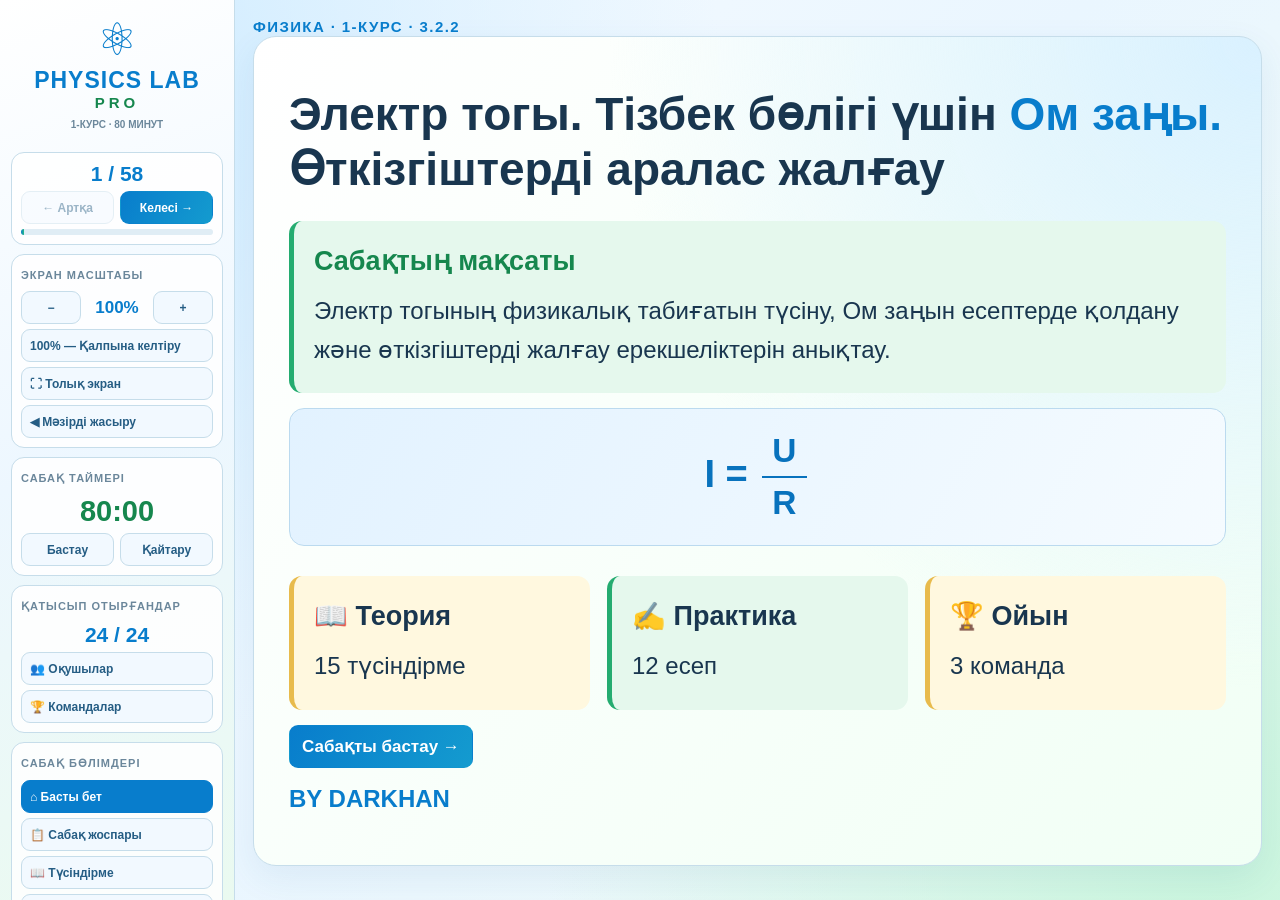
<file: fiz1/index.html>
<!DOCTYPE html>
<html lang="kk">
<head>
  <meta charset="UTF-8">
  <meta name="viewport" content="width=device-width, initial-scale=1">
  <title>PHYSICS LAB PRO — 3.2.2</title>
  <link rel="stylesheet" href="style.css">
</head>
<body>

<button id="menuToggle" onclick="toggleMenu()" title="Мәзір">☰</button>

<div id="app" class="app">

  <aside class="sidebar" id="sidebar">

    <div class="brand">
      <div class="logo">⚛</div>
      <h2>PHYSICS LAB</h2>
      <strong>PRO</strong>
      <small>1-КУРС · 80 МИНУТ</small>
    </div>

    <div class="panel">
      <div id="pageCount" class="counter">1 / 58</div>

      <div class="row">
        <button id="prev" onclick="go(-1)">← Артқа</button>
        <button id="next" class="primary" onclick="go(1)">Келесі →</button>
      </div>

      <div class="progress">
        <div id="progressFill"></div>
      </div>
    </div>

    <div class="panel">
      <div class="label">ЭКРАН МАСШТАБЫ</div>

      <div class="row">
        <button onclick="changeScale(-25)">−</button>
        <strong id="scaleLabel" class="scale-label">100%</strong>
        <button onclick="changeScale(25)">+</button>
      </div>

      <button onclick="resetScale()">100% — Қалпына келтіру</button>
      <button onclick="fullscreen()">⛶ Толық экран</button>
      <button onclick="toggleMenu()">◀ Мәзірді жасыру</button>
    </div>

    <div class="panel">
      <div class="label">САБАҚ ТАЙМЕРІ</div>
      <strong class="timer" id="timer">80:00</strong>

      <div class="row">
        <button id="timerButton" onclick="toggleTimer()">Бастау</button>
        <button onclick="resetTimer()">Қайтару</button>
      </div>
    </div>

    <div class="panel">
      <div class="label">ҚАТЫСЫП ОТЫРҒАНДАР</div>
      <strong class="counter" id="attendanceCount">24 / 24</strong>

      <button onclick="openPanel('attendancePanel')">👥 Оқушылар</button>
      <button onclick="openPanel('teamsPanel')">🏆 Командалар</button>
    </div>

    <div class="panel">
      <div class="label">САБАҚ БӨЛІМДЕРІ</div>
      <nav id="lessonMenu"></nav>
    </div>

    <div class="panel">
      <div class="label">ҚҰРАЛДАР</div>

      <button class="green-button" onclick="openBoard()">
        ✎ Интерактивті тақта
      </button>

      <button onclick="openPanel('mathPanel')">
        🧮 Математика
      </button>

      <button onclick="openPanel('physicsPanel')">
        ⚙ Физика
      </button>

      <button onclick="readPage()">🔊 Мәтінді оқу</button>
      <button onclick="stopReading()">■ Тоқтату</button>
    </div>

    <div class="clock">
      <small>АЛМАТЫ · UTC+5</small>
      <strong id="clock">00:00:00</strong>
      <small id="date"></small>
    </div>

    <div class="author">BY DARKHAN</div>

  </aside>

  <main id="screen" class="screen">
    <div id="stage"></div>
  </main>

</div>

<!-- ОҚУШЫЛАР -->

<section id="attendancePanel" class="floating wide hidden">

  <div class="window-title">
    <strong>👥 Оқушылар</strong>
    <button onclick="closePanel('attendancePanel')">✕</button>
  </div>

  <p>Сабаққа келген оқушыларды белгілеңіз.</p>

  <div class="row">
    <button onclick="markAll(true)">Барлығы бар</button>
    <button onclick="markAll(false)">Барлығы жоқ</button>
  </div>

  <div id="students"></div>

  <div class="row">
    <input id="studentName" placeholder="Оқушының аты">
    <button onclick="addStudent()">Қосу</button>
  </div>

  <button class="primary full" onclick="shuffleTeams(true)">
    🎲 Автоматты 3 топқа бөлу
  </button>

</section>

<!-- КОМАНДАЛАР -->

<section id="teamsPanel" class="floating wide hidden">

  <div class="window-title">
    <strong>🏆 Командалар</strong>
    <button onclick="closePanel('teamsPanel')">✕</button>
  </div>

  <div id="teams"></div>

  <button class="primary full" onclick="shuffleTeams(true)">
    Қайта бөлу
  </button>

</section>

<!-- МИНИ МАТЕМАТИКАЛЫҚ КАЛЬКУЛЯТОР -->

<section id="mathPanel" class="floating mini hidden">

  <div class="window-title">
    <strong>🧮 Математика</strong>
    <button onclick="closePanel('mathPanel')">✕</button>
  </div>

  <input id="mathDisplay" readonly placeholder="0">

  <div id="mathKeys" class="math-keys"></div>

  <div id="mathResult" class="result">0</div>

</section>

<!-- МИНИ ФИЗИКАЛЫҚ КАЛЬКУЛЯТОР -->

<section id="physicsPanel" class="floating mini hidden">

  <div class="window-title">
    <strong>⚙ Физика</strong>
    <button onclick="closePanel('physicsPanel')">✕</button>
  </div>

  <label>Формула</label>
  <select id="physicsFormula" onchange="selectFormula()"></select>

  <label>Табу керек</label>
  <select id="physicsUnknown" onchange="physicsInputs()"></select>

  <div id="physicsInputs"></div>

  <button class="primary full" onclick="calculatePhysics()">
    Есептеу
  </button>

  <div id="physicsResult" class="result">Нәтиже</div>

</section>

<!-- ИНТЕРАКТИВТІ ТАҚТА -->

<section id="board" class="board hidden">

  <header class="board-header">
    <strong>✎ PHYSICS WHITEBOARD</strong>

    <button onclick="closeBoard()">
      ✕ Сабаққа қайту
    </button>
  </header>

  <aside class="board-tools">

    <div class="label">ТҮСТЕР</div>

    <div class="colors">
      <button style="--c:#172b42" onclick="setColor('#172b42')"></button>
      <button style="--c:#087dcc" onclick="setColor('#087dcc')"></button>
      <button style="--c:#e53945" onclick="setColor('#e53945')"></button>
      <button style="--c:#16a05c" onclick="setColor('#16a05c')"></button>
      <button style="--c:#edb527" onclick="setColor('#edb527')"></button>
      <button style="--c:#8b45db" onclick="setColor('#8b45db')"></button>
    </div>

    <input type="color" id="inkColor" value="#172b42"
      oninput="setColor(this.value)">

    <label>
      Қалыңдығы: <b id="penValue">5</b>
    </label>

    <input type="range" min="1" max="50" value="5"
      oninput="setSize(this.value)">

    <div class="label">ҚҰРАЛДАР</div>

    <button data-tool="hand" onclick="setTool('hand')">✋ Жылжыту</button>
    <button data-tool="pen" onclick="setTool('pen')">✎ Қалам</button>
    <button data-tool="marker" onclick="setTool('marker')">🖍 Маркер</button>
    <button data-tool="eraser" onclick="setTool('eraser')">◯ Өшіргіш</button>
    <button data-tool="text" onclick="setTool('text')">T Мәтін</button>

    <div class="label">ФИГУРАЛАР</div>

    <div class="shape-grid">
      <button data-tool="line" onclick="setTool('line')">╱</button>
      <button data-tool="arrow" onclick="setTool('arrow')">➜</button>
      <button data-tool="rect" onclick="setTool('rect')">▭</button>
      <button data-tool="circle" onclick="setTool('circle')">◯</button>
      <button data-tool="triangle" onclick="setTool('triangle')">△</button>
      <button onclick="toggleGrid()">▦</button>
    </div>

    <div class="label">БЕТТЕР</div>

    <div class="row">
      <button onclick="boardPage(-1)">◀</button>
      <b id="boardCount">1 / 1</b>
      <button onclick="boardPage(1)">▶</button>
    </div>

    <button onclick="newBoardPage()">+ Жаңа бет</button>
    <button onclick="deleteBoardPage()">Бетті өшіру</button>

    <div class="label">ТАҚТА МАСШТАБЫ</div>

    <div class="row">
      <button onclick="boardScale(-25)">−</button>
      <strong id="boardZoom">100%</strong>
      <button onclick="boardScale(25)">+</button>
    </div>

    <button onclick="resetBoardScale()">100% — Қайтару</button>

    <div class="row">
      <button onclick="undoBoard()">↶</button>
      <button onclick="redoBoard()">↷</button>
    </div>

    <button onclick="clearBoard()">Тазалау</button>

    <button onclick="document.getElementById('imageInput').click()">
      + Сурет қосу
    </button>

    <input type="file" id="imageInput" accept="image/*"
      class="hidden" onchange="importImage(event)">

    <button class="primary" onclick="saveBoard()">↓ PNG сақтау</button>

    <button onclick="openPanel('mathPanel')">🧮 Математика</button>
    <button onclick="openPanel('physicsPanel')">⚙ Физика</button>

  </aside>

  <div id="boardViewport" class="board-viewport">

    <div id="paper" class="paper">
      <canvas id="canvas" width="1600" height="900"></canvas>
      <div id="eraserCursor" class="eraser-cursor hidden"></div>
    </div>

  </div>

</section>

<script src="script.js"></script>
</body>
</html>
</file>
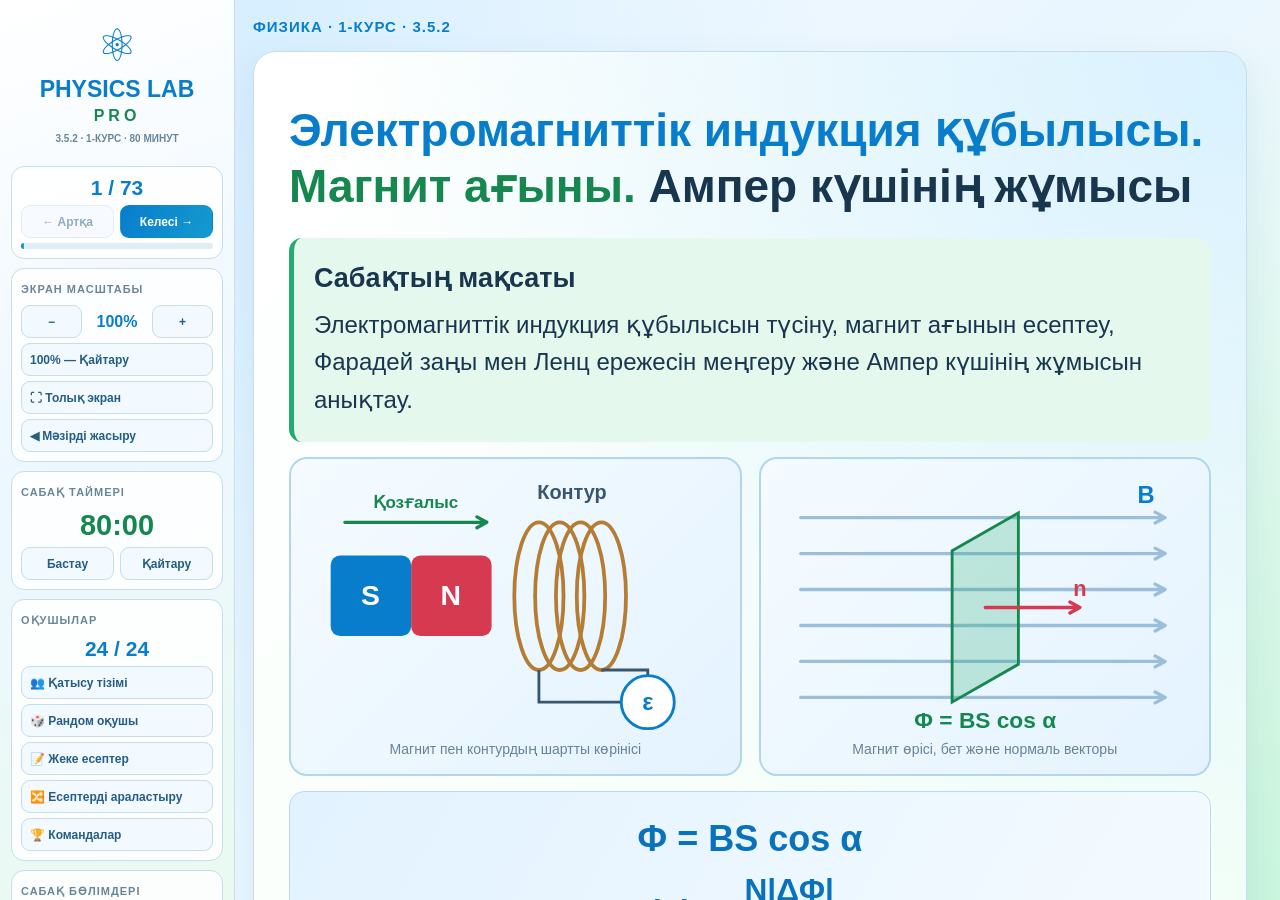
<file: fiz10/index.html>
<!DOCTYPE html>
<html lang="kk">
<head>
  <meta charset="UTF-8">
  <meta name="viewport" content="width=device-width, initial-scale=1">
  <title>PHYSICS LAB PRO — 3.5.2</title>
  <link rel="stylesheet" href="style.css">
</head>
<body>

<button id="menuToggle" onclick="toggleMenu()">☰</button>

<div id="app">
  <aside class="sidebar">
    <header class="brand">
      <div class="logo">⚛</div>
      <h2>PHYSICS LAB</h2>
      <b>PRO</b>
      <small>3.5.2 · 1-КУРС · 80 МИНУТ</small>
    </header>

    <section class="panel">
      <b id="pageCount" class="counter"></b>
      <div class="row">
        <button id="prev" onclick="go(-1)">← Артқа</button>
        <button id="next" class="primary" onclick="go(1)">Келесі →</button>
      </div>
      <div class="progress"><div id="progress"></div></div>
    </section>

    <section class="panel">
      <label>ЭКРАН МАСШТАБЫ</label>
      <div class="row">
        <button onclick="zoom(-25)">−</button>
        <b id="scale">100%</b>
        <button onclick="zoom(25)">+</button>
      </div>
      <button onclick="zoom(0)">100% — Қайтару</button>
      <button onclick="fullscreen()">⛶ Толық экран</button>
      <button onclick="toggleMenu()">◀ Мәзірді жасыру</button>
    </section>

    <section class="panel">
      <label>САБАҚ ТАЙМЕРІ</label>
      <b id="timer">80:00</b>
      <div class="row">
        <button id="timerBtn" onclick="toggleTimer()">Бастау</button>
        <button onclick="resetTimer()">Қайтару</button>
      </div>
    </section>

    <section class="panel">
      <label>ОҚУШЫЛАР</label>
      <b id="attendanceCount" class="counter"></b>
      <button onclick="openPanel('attendance')">👥 Қатысу тізімі</button>
      <button onclick="randomStudent()">🎲 Рандом оқушы</button>
      <button onclick="openPanel('taskPanel')">📝 Жеке есептер</button>
      <button onclick="reshuffle()">🔀 Есептерді араластыру</button>
      <button onclick="openPanel('teamPanel')">🏆 Командалар</button>
    </section>

    <section class="panel">
      <label>САБАҚ БӨЛІМДЕРІ</label>
      <nav id="menu"></nav>
    </section>

    <section class="panel">
      <label>ҚҰРАЛДАР</label>
      <button class="greenBtn" onclick="openBoard()">✎ Интерактивті тақта</button>
      <button onclick="openPanel('mathPanel')">🧮 Математика</button>
      <button onclick="openPanel('physicsPanel')">⚙ Физика</button>
      <button onclick="readPage()">🔊 Дауыстап оқу</button>
      <button onclick="stopReading()">■ Тоқтату</button>
    </section>

    <div class="clock">
      <small>АЛМАТЫ · UTC+5</small>
      <strong id="clock">00:00:00</strong>
      <small id="date"></small>
    </div>

    <footer>BY DARKHAN</footer>
  </aside>

  <main id="screen">
    <div id="stage"></div>
  </main>
</div>

<!-- ҚАТЫСУ ТІЗІМІ -->
<section id="attendance" class="floating wide hidden">
  <header class="handle">
    <b>Қатысу тізімі</b>
    <button onclick="closePanel('attendance')">✕</button>
  </header>
  <p>Келмеген оқушылардың белгісін алып тастаңыз.</p>
  <div class="row">
    <button onclick="markAll(true)">Барлығы бар</button>
    <button onclick="markAll(false)">Барлығы жоқ</button>
  </div>
  <div id="students"></div>
  <button class="primary full" onclick="saveAttendance()">Сақтау</button>
</section>

<!-- ЖЕКЕ ЕСЕПТЕР -->
<section id="taskPanel" class="floating wide hidden">
  <header class="handle">
    <b>Жеке есептер</b>
    <button onclick="closePanel('taskPanel')">✕</button>
  </header>
  <p id="taskCount"></p>
  <div id="taskList"></div>
  <button class="primary full" onclick="reshuffle()">Қайта араластыру</button>
</section>

<!-- РАНДОМ ОҚУШЫ -->
<section id="randomPanel" class="floating hidden">
  <header class="handle">
    <b>🎲 Рандом таңдау</b>
    <button onclick="closePanel('randomPanel')">✕</button>
  </header>
  <div id="randomName"></div>
  <button class="primary full" onclick="openRandomTask()">Есебін ашу</button>
  <button class="full" onclick="randomStudent()">Келесі оқушы</button>
</section>

<!-- КОМАНДАЛАР -->
<section id="teamPanel" class="floating wide hidden">
  <header class="handle">
    <b>3 команда</b>
    <button onclick="closePanel('teamPanel')">✕</button>
  </header>
  <div id="teams"></div>
  <button class="primary full" onclick="makeTeams(true)">Қайта бөлу</button>
</section>

<!-- МАТЕМАТИКАЛЫҚ КАЛЬКУЛЯТОР -->
<section id="mathPanel" class="floating mini hidden">
  <header class="handle">
    <b>МАТЕМАТИКА</b>
    <button onclick="closePanel('mathPanel')">✕</button>
  </header>
  <input id="mathDisplay" readonly placeholder="0">
  <div id="mathKeys"></div>
  <div id="mathResult" class="result">0</div>
</section>

<!-- ФИЗИКАЛЫҚ КАЛЬКУЛЯТОР -->
<section id="physicsPanel" class="floating mini hidden">
  <header class="handle">
    <b>ФИЗИКА</b>
    <button onclick="closePanel('physicsPanel')">✕</button>
  </header>
  <label>Формула</label>
  <select id="physicsFormula" onchange="selectFormula()"></select>
  <label>Табу керек</label>
  <select id="physicsUnknown" onchange="physicsInputs()"></select>
  <div id="physicsInputs"></div>
  <button class="primary full" onclick="calculatePhysics()">Есептеу</button>
  <div id="physicsResult" class="result">Нәтиже</div>
</section>

<!-- ИНТЕРАКТИВТІ ТАҚТА -->
<section id="board" class="hidden">
  <header class="boardHeader">
    <b>PHYSICS WHITEBOARD PRO</b>
    <button onclick="closeBoard()">✕ Сабаққа қайту</button>
  </header>

  <aside class="boardTools">
    <label>ТҮСТЕР</label>
    <div class="colors">
      <button style="--c:#19364f" onclick="color('#19364f')"></button>
      <button style="--c:#087dcc" onclick="color('#087dcc')"></button>
      <button style="--c:#df304b" onclick="color('#df304b')"></button>
      <button style="--c:#16874e" onclick="color('#16874e')"></button>
      <button style="--c:#e9b52c" onclick="color('#e9b52c')"></button>
      <button style="--c:#8b45db" onclick="color('#8b45db')"></button>
    </div>

    <input id="ink" type="color" value="#19364f" oninput="color(this.value)">

    <label>ҚАЛЫҢДЫҒЫ</label>
    <input id="penSize" type="range" min="1" max="50" value="5">

    <label>ЖАЗУ ҚҰРАЛДАРЫ</label>
    <button data-tool="pen" onclick="setTool('pen')">✎ Қалам</button>
    <button data-tool="marker" onclick="setTool('marker')">Маркер</button>
    <button data-tool="eraser" onclick="setTool('eraser')">Өшіргіш</button>
    <button data-tool="text" onclick="setTool('text')">T Мәтін</button>
    <button data-tool="hand" onclick="setTool('hand')">✋ Жылжыту</button>

    <label>ФИГУРАЛАР</label>
    <div class="shapes">
      <button data-tool="line" onclick="setTool('line')">╱</button>
      <button data-tool="arrow" onclick="setTool('arrow')">➜</button>
      <button data-tool="rect" onclick="setTool('rect')">▭</button>
      <button data-tool="circle" onclick="setTool('circle')">◯</button>
      <button data-tool="triangle" onclick="setTool('triangle')">△</button>
      <button onclick="toggleGrid()">▦</button>
    </div>

    <label>ТАҚТА БЕТТЕРІ</label>
    <div class="row">
      <button onclick="boardPage(-1)">◀</button>
      <b id="boardCount">1 / 1</b>
      <button onclick="boardPage(1)">▶</button>
    </div>
    <button onclick="newBoardPage()">+ Жаңа бет</button>
    <button onclick="deleteBoardPage()">Бетті өшіру</button>

    <label>МАСШТАБ</label>
    <div class="row">
      <button onclick="boardZoom(-25)">−</button>
      <b id="boardScale">100%</b>
      <button onclick="boardZoom(25)">+</button>
    </div>
    <button onclick="boardZoom(0)">100% — Қайтару</button>

    <div class="row">
      <button onclick="undo()">↶</button>
      <button onclick="redo()">↷</button>
    </div>

    <button onclick="clearBoard()">Тазалау</button>
    <button onclick="$('imageInput').click()">+ Сурет қосу</button>

    <input id="imageInput" type="file" accept="image/*"
      class="hidden" onchange="importImage(event)">

    <button class="primary" onclick="saveBoard()">↓ PNG сақтау</button>
    <button onclick="openPanel('mathPanel')">🧮 Математика</button>
    <button onclick="openPanel('physicsPanel')">⚙ Физика</button>
  </aside>

  <div id="boardViewport">
    <div id="paper">
      <canvas id="canvas" width="1600" height="900"></canvas>
    </div>
  </div>
</section>

<script src="script.js"></script>
</body>
</html>
</file>
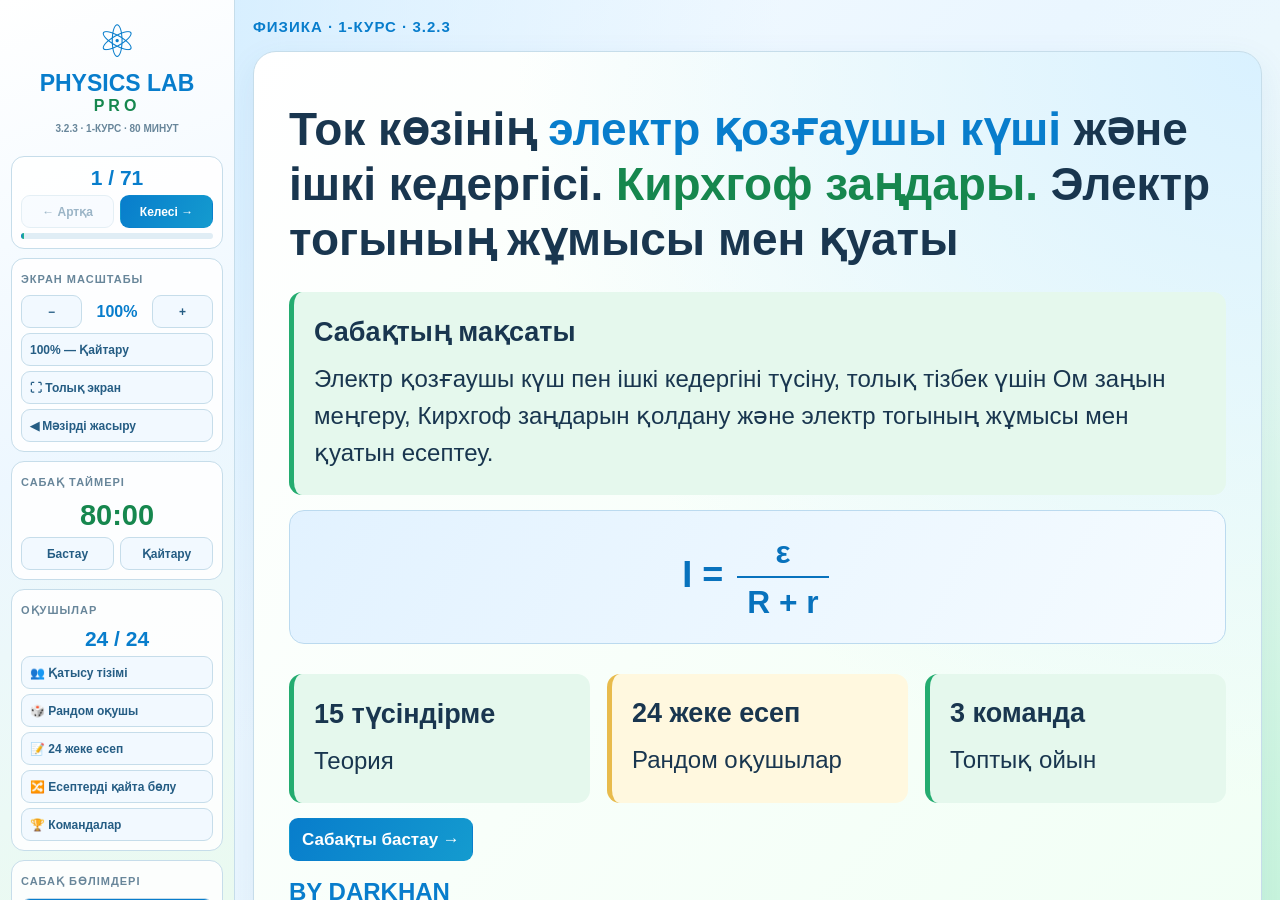
<file: fiz2/index.html>
<!DOCTYPE html>
<html lang="kk">
<head>
  <meta charset="UTF-8">
  <meta name="viewport" content="width=device-width, initial-scale=1">
  <title>PHYSICS LAB PRO — 3.2.3</title>
  <link rel="stylesheet" href="style.css">
</head>
<body>

<button id="showMenu" onclick="toggleMenu()">☰</button>

<div class="app" id="app">
  <aside class="sidebar">

    <header class="brand">
      <div class="logo">⚛</div>
      <h2>PHYSICS LAB</h2>
      <strong>PRO</strong>
      <small>3.2.3 · 1-КУРС · 80 МИНУТ</small>
    </header>

    <section class="panel">
      <b class="counter" id="pageCount"></b>
      <div class="row">
        <button id="prev" onclick="go(-1)">← Артқа</button>
        <button id="next" class="primary" onclick="go(1)">Келесі →</button>
      </div>
      <div class="progress">
        <div id="progressFill"></div>
      </div>
    </section>

    <section class="panel">
      <div class="label">ЭКРАН МАСШТАБЫ</div>
      <div class="row">
        <button onclick="zoom(-25)">−</button>
        <b id="scaleLabel">100%</b>
        <button onclick="zoom(25)">+</button>
      </div>
      <button onclick="resetZoom()">100% — Қайтару</button>
      <button onclick="fullscreen()">⛶ Толық экран</button>
      <button onclick="toggleMenu()">◀ Мәзірді жасыру</button>
    </section>

    <section class="panel">
      <div class="label">САБАҚ ТАЙМЕРІ</div>
      <b id="timer" class="timer">80:00</b>
      <div class="row">
        <button id="timerBtn" onclick="toggleTimer()">Бастау</button>
        <button onclick="resetTimer()">Қайтару</button>
      </div>
    </section>

    <section class="panel">
      <div class="label">ОҚУШЫЛАР</div>
      <b id="attendanceCount" class="counter">24 / 24</b>

      <button onclick="openPanel('attendancePanel')">👥 Қатысу тізімі</button>
      <button onclick="randomStudent()">🎲 Рандом оқушы</button>
      <button onclick="openPanel('tasksPanel')">📝 24 жеке есеп</button>
      <button onclick="reshuffleTasks()">🔀 Есептерді қайта бөлу</button>
      <button onclick="openPanel('teamsPanel')">🏆 Командалар</button>
    </section>

    <section class="panel">
      <div class="label">САБАҚ БӨЛІМДЕРІ</div>
      <nav id="lessonMenu"></nav>
    </section>

    <section class="panel">
      <div class="label">ҚҰРАЛДАР</div>
      <button class="green-button" onclick="openBoard()">✎ Интерактивті тақта</button>
      <button onclick="openPanel('mathPanel')">🧮 Математика</button>
      <button onclick="openPanel('physicsPanel')">⚙ Физика</button>
      <button onclick="readPage()">🔊 Дауыстап оқу</button>
      <button onclick="stopReading()">■ Тоқтату</button>
    </section>

    <div class="clock">
      <small>АЛМАТЫ · UTC+5</small>
      <strong id="clock"></strong>
      <small id="date"></small>
    </div>

    <footer>BY DARKHAN</footer>
  </aside>

  <main class="screen" id="screen">
    <div id="stage"></div>
  </main>
</div>

<!-- ҚАТЫСУ ТІЗІМІ -->

<section id="attendancePanel" class="floating wide hidden">
  <header class="window-title">
    <b>👥 Қатысу тізімі</b>
    <button onclick="closePanel('attendancePanel')">✕</button>
  </header>

  <p>Келмеген оқушылардың белгісін алып тастаңыз.</p>

  <div class="row">
    <button onclick="markAll(true)">Барлығы бар</button>
    <button onclick="markAll(false)">Барлығы жоқ</button>
  </div>

  <div id="students"></div>

  <button class="primary full" onclick="saveAttendance()">
    Сақтау және рандом бөлу
  </button>
</section>

<!-- ЖЕКЕ ЕСЕПТЕР -->

<section id="tasksPanel" class="floating wide hidden">
  <header class="window-title">
    <b>📝 Жеке есептер</b>
    <button onclick="closePanel('tasksPanel')">✕</button>
  </header>

  <p id="taskCount"></p>
  <div id="taskList"></div>

  <button class="primary full" onclick="reshuffleTasks()">
    🎲 Қайта рандом бөлу
  </button>
</section>

<!-- КОМАНДАЛАР -->

<section id="teamsPanel" class="floating wide hidden">
  <header class="window-title">
    <b>🏆 Командалар</b>
    <button onclick="closePanel('teamsPanel')">✕</button>
  </header>

  <div id="teams"></div>

  <button class="primary full" onclick="shuffleTeams(true)">
    Автоматты 3 топқа бөлу
  </button>
</section>

<!-- РАНДОМ ОҚУШЫ -->

<section id="randomPanel" class="floating hidden">
  <header class="window-title">
    <b>🎲 Кездейсоқ таңдау</b>
    <button onclick="closePanel('randomPanel')">✕</button>
  </header>

  <div id="randomName" class="random-name"></div>
  <button class="primary full" onclick="openRandomTask()">Есебін ашу</button>
  <button class="full" onclick="randomStudent()">Келесі оқушы</button>
</section>

<!-- МАТЕМАТИКАЛЫҚ КАЛЬКУЛЯТОР -->

<section id="mathPanel" class="floating mini hidden">
  <header class="window-title">
    <b>МАТЕМАТИКА</b>
    <button onclick="closePanel('mathPanel')">✕</button>
  </header>

  <input id="mathDisplay" readonly placeholder="0">
  <div id="mathKeys"></div>
  <div class="result" id="mathResult">0</div>
</section>

<!-- ФИЗИКАЛЫҚ КАЛЬКУЛЯТОР -->

<section id="physicsPanel" class="floating mini hidden">
  <header class="window-title">
    <b>ФИЗИКА</b>
    <button onclick="closePanel('physicsPanel')">✕</button>
  </header>

  <label>Формула</label>
  <select id="physicsFormula" onchange="selectFormula()"></select>

  <label>Табу керек</label>
  <select id="physicsUnknown" onchange="physicsInputs()"></select>

  <div id="physicsInputs"></div>
  <button class="primary full" onclick="calculatePhysics()">Есептеу</button>
  <div class="result" id="physicsResult">Нәтиже</div>
</section>

<!-- ИНТЕРАКТИВТІ ТАҚТА -->

<section id="board" class="board hidden">

  <header class="board-header">
    <strong>PHYSICS WHITEBOARD PRO</strong>
    <button onclick="closeBoard()">✕ Сабаққа қайту</button>
  </header>

  <aside class="board-tools">

    <div class="label">ТҮСТЕР</div>

    <div class="colors">
      <button style="--c:#17354e" onclick="setColor('#17354e')"></button>
      <button style="--c:#087dcc" onclick="setColor('#087dcc')"></button>
      <button style="--c:#e53945" onclick="setColor('#e53945')"></button>
      <button style="--c:#16a05c" onclick="setColor('#16a05c')"></button>
      <button style="--c:#edb527" onclick="setColor('#edb527')"></button>
      <button style="--c:#8b45db" onclick="setColor('#8b45db')"></button>
    </div>

    <input type="color" id="inkColor" value="#17354e"
      oninput="setColor(this.value)">

    <label>Қалыңдығы: <b id="penValue">5</b></label>
    <input type="range" min="1" max="50" value="5"
      oninput="setSize(this.value)">

    <div class="label">ҚҰРАЛДАР</div>

    <button data-tool="hand" onclick="setTool('hand')">✋ Жылжыту</button>
    <button data-tool="pen" onclick="setTool('pen')">✎ Қалам</button>
    <button data-tool="marker" onclick="setTool('marker')">Маркер</button>
    <button data-tool="eraser" onclick="setTool('eraser')">Өшіргіш</button>
    <button data-tool="text" onclick="setTool('text')">T Мәтін</button>

    <div class="label">ФИГУРАЛАР</div>

    <div class="shape-grid">
      <button data-tool="line" onclick="setTool('line')">╱</button>
      <button data-tool="arrow" onclick="setTool('arrow')">➜</button>
      <button data-tool="rect" onclick="setTool('rect')">▭</button>
      <button data-tool="circle" onclick="setTool('circle')">◯</button>
      <button data-tool="triangle" onclick="setTool('triangle')">△</button>
      <button onclick="toggleGrid()">▦</button>
    </div>

    <div class="label">ТАҚТА БЕТТЕРІ</div>

    <div class="row">
      <button onclick="boardPage(-1)">◀</button>
      <b id="boardCount">1 / 1</b>
      <button onclick="boardPage(1)">▶</button>
    </div>

    <button onclick="newBoardPage()">+ Жаңа бет</button>
    <button onclick="deleteBoardPage()">Бетті өшіру</button>

    <div class="label">МАСШТАБ</div>
    <div class="row">
      <button onclick="boardScale(-25)">−</button>
      <b id="boardZoom">100%</b>
      <button onclick="boardScale(25)">+</button>
    </div>

    <button onclick="resetBoardScale()">100% — Қайтару</button>

    <div class="row">
      <button onclick="undoBoard()">↶</button>
      <button onclick="redoBoard()">↷</button>
    </div>

    <button onclick="clearBoard()">Тазалау</button>
    <button onclick="$('imageInput').click()">+ Сурет қосу</button>

    <input type="file" id="imageInput" accept="image/*"
      class="hidden" onchange="importImage(event)">

    <button class="primary" onclick="saveBoard()">↓ PNG сақтау</button>
    <button onclick="openPanel('mathPanel')">🧮 Математика</button>
    <button onclick="openPanel('physicsPanel')">⚙ Физика</button>

  </aside>

  <div class="board-viewport" id="boardViewport">
    <div id="paper">
      <canvas id="canvas" width="1600" height="900"></canvas>
    </div>
  </div>
</section>

<script src="script.js"></script>
</body>
</html>
</file>
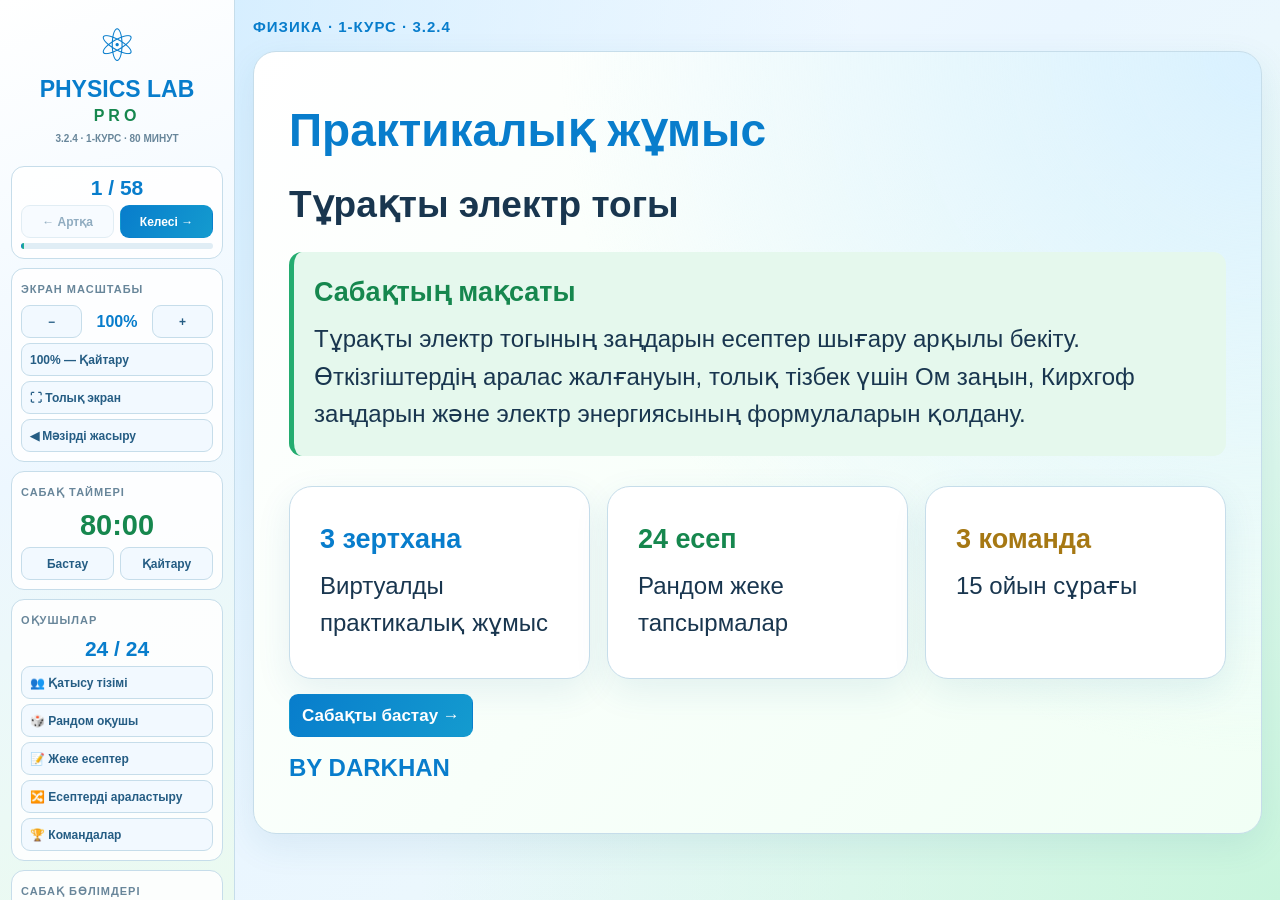
<file: fiz3/index.html>
<!DOCTYPE html>
<html lang="kk">
<head>
  <meta charset="UTF-8">
  <meta name="viewport" content="width=device-width, initial-scale=1">
  <title>PHYSICS LAB PRO | 3.2.4</title>
  <link rel="stylesheet" href="style.css">
</head>
<body>

<button id="menuToggle" onclick="toggleMenu()">☰</button>

<div id="app">
  <aside class="sidebar">

    <header class="brand">
      <div class="logo">⚛</div>
      <h2>PHYSICS LAB</h2>
      <b>PRO</b>
      <small>3.2.4 · 1-КУРС · 80 МИНУТ</small>
    </header>

    <section class="panel">
      <strong id="pageCount"></strong>
      <div class="row">
        <button id="prev" onclick="go(-1)">← Артқа</button>
        <button id="next" class="primary" onclick="go(1)">Келесі →</button>
      </div>
      <div class="progress"><div id="progress"></div></div>
    </section>

    <section class="panel">
      <label>ЭКРАН МАСШТАБЫ</label>
      <div class="row">
        <button onclick="zoom(-25)">−</button>
        <b id="scale">100%</b>
        <button onclick="zoom(25)">+</button>
      </div>
      <button onclick="zoom(0)">100% — Қайтару</button>
      <button onclick="fullscreen()">⛶ Толық экран</button>
      <button onclick="toggleMenu()">◀ Мәзірді жасыру</button>
    </section>

    <section class="panel">
      <label>САБАҚ ТАЙМЕРІ</label>
      <strong id="timer">80:00</strong>
      <div class="row">
        <button id="timerBtn" onclick="toggleTimer()">Бастау</button>
        <button onclick="resetTimer()">Қайтару</button>
      </div>
    </section>

    <section class="panel">
      <label>ОҚУШЫЛАР</label>
      <b id="attendanceCount">24 / 24</b>
      <button onclick="openPanel('attendance')">👥 Қатысу тізімі</button>
      <button onclick="randomStudent()">🎲 Рандом оқушы</button>
      <button onclick="openPanel('taskPanel')">📝 Жеке есептер</button>
      <button onclick="reshuffle()">🔀 Есептерді араластыру</button>
      <button onclick="openPanel('teamPanel')">🏆 Командалар</button>
    </section>

    <section class="panel">
      <label>САБАҚ БӨЛІМДЕРІ</label>
      <nav id="menu"></nav>
    </section>

    <section class="panel">
      <label>ҚҰРАЛДАР</label>
      <button class="greenBtn" onclick="openBoard()">✎ Интерактивті тақта</button>
      <button onclick="openPanel('mathPanel')">🧮 Математика</button>
      <button onclick="openPanel('physicsPanel')">⚙ Физика</button>
      <button onclick="readPage()">🔊 Дауыстап оқу</button>
      <button onclick="stopReading()">■ Тоқтату</button>
    </section>

    <section class="clock">
      <small>АЛМАТЫ · UTC+5</small>
      <strong id="clock">00:00:00</strong>
      <small id="date"></small>
    </section>

    <footer>BY DARKHAN</footer>
  </aside>

  <main id="screen">
    <div id="stage"></div>
  </main>
</div>

<!-- ОҚУШЫЛАР ТІЗІМІ -->

<section id="attendance" class="floating wide hidden">
  <header class="handle">
    <b>👥 Қатысу тізімі</b>
    <button onclick="closePanel('attendance')">✕</button>
  </header>

  <p>Келмеген оқушылардың белгісін алып тастаңыз.</p>

  <div class="row">
    <button onclick="markAll(true)">Барлығы бар</button>
    <button onclick="markAll(false)">Барлығы жоқ</button>
  </div>

  <div id="students"></div>

  <button class="primary full" onclick="saveAttendance()">
    Қатысуды сақтау
  </button>
</section>

<!-- ЖЕКЕ ЕСЕПТЕР -->

<section id="taskPanel" class="floating wide hidden">
  <header class="handle">
    <b>24 жеке есеп</b>
    <button onclick="closePanel('taskPanel')">✕</button>
  </header>
  <p id="taskCount"></p>
  <div id="taskList"></div>
  <button class="primary full" onclick="reshuffle()">
    🎲 Қайта араластыру
  </button>
</section>

<!-- РАНДОМ ОҚУШЫ -->

<section id="randomPanel" class="floating hidden">
  <header class="handle">
    <b>🎲 Кездейсоқ таңдау</b>
    <button onclick="closePanel('randomPanel')">✕</button>
  </header>
  <div id="randomName"></div>
  <button class="primary full" onclick="openRandomTask()">Есебін ашу</button>
  <button class="full" onclick="randomStudent()">Келесі оқушы</button>
</section>

<!-- КОМАНДАЛАР -->

<section id="teamPanel" class="floating wide hidden">
  <header class="handle">
    <b>🏆 Командалар</b>
    <button onclick="closePanel('teamPanel')">✕</button>
  </header>
  <div id="teams"></div>
  <button class="primary full" onclick="makeTeams(true)">
    3 топқа қайта бөлу
  </button>
</section>

<!-- ҒЫЛЫМИ КАЛЬКУЛЯТОР -->

<section id="mathPanel" class="floating mini hidden">
  <header class="handle">
    <b>МАТЕМАТИКА</b>
    <button onclick="closePanel('mathPanel')">✕</button>
  </header>
  <input id="mathDisplay" readonly placeholder="0">
  <div id="mathKeys"></div>
  <div id="mathResult" class="result">0</div>
</section>

<!-- ФИЗИКАЛЫҚ КАЛЬКУЛЯТОР -->

<section id="physicsPanel" class="floating mini hidden">
  <header class="handle">
    <b>ФИЗИКА</b>
    <button onclick="closePanel('physicsPanel')">✕</button>
  </header>
  <label>Формула</label>
  <select id="physicsFormula" onchange="selectFormula()"></select>
  <label>Табу керек</label>
  <select id="physicsUnknown" onchange="physicsInputs()"></select>
  <div id="physicsInputs"></div>
  <button class="primary full" onclick="calculatePhysics()">Есептеу</button>
  <div id="physicsResult" class="result">Нәтиже</div>
</section>

<!-- ИНТЕРАКТИВТІ ТАҚТА -->

<section id="board" class="hidden">
  <header class="boardHeader">
    <b>PHYSICS WHITEBOARD PRO</b>
    <button onclick="closeBoard()">✕ Сабаққа қайту</button>
  </header>

  <aside class="boardTools">
    <label>ТҮСТЕР</label>

    <div class="colors">
      <button style="--c:#19364f" onclick="color('#19364f')"></button>
      <button style="--c:#087dcc" onclick="color('#087dcc')"></button>
      <button style="--c:#df304b" onclick="color('#df304b')"></button>
      <button style="--c:#16874e" onclick="color('#16874e')"></button>
      <button style="--c:#e9b52c" onclick="color('#e9b52c')"></button>
      <button style="--c:#8b45db" onclick="color('#8b45db')"></button>
    </div>

    <input id="ink" type="color" value="#19364f"
      oninput="color(this.value)">

    <label>ҚАЛЫҢДЫҒЫ</label>
    <input id="penSize" type="range" min="1" max="50" value="5">

    <label>ҚҰРАЛДАР</label>
    <button data-tool="pen" onclick="setTool('pen')">✎ Қалам</button>
    <button data-tool="marker" onclick="setTool('marker')">Маркер</button>
    <button data-tool="eraser" onclick="setTool('eraser')">Өшіргіш</button>
    <button data-tool="text" onclick="setTool('text')">T Мәтін</button>
    <button data-tool="hand" onclick="setTool('hand')">✋ Жылжыту</button>

    <label>ФИГУРАЛАР</label>
    <div class="shapes">
      <button data-tool="line" onclick="setTool('line')">╱</button>
      <button data-tool="arrow" onclick="setTool('arrow')">➜</button>
      <button data-tool="rect" onclick="setTool('rect')">▭</button>
      <button data-tool="circle" onclick="setTool('circle')">◯</button>
      <button data-tool="triangle" onclick="setTool('triangle')">△</button>
      <button onclick="toggleGrid()">▦</button>
    </div>

    <label>ТАҚТА БЕТТЕРІ</label>
    <div class="row">
      <button onclick="boardPage(-1)">◀</button>
      <b id="boardCount">1 / 1</b>
      <button onclick="boardPage(1)">▶</button>
    </div>
    <button onclick="newBoardPage()">+ Жаңа бет</button>
    <button onclick="deleteBoardPage()">Бетті өшіру</button>

    <label>МАСШТАБ</label>
    <div class="row">
      <button onclick="boardZoom(-25)">−</button>
      <b id="boardScale">100%</b>
      <button onclick="boardZoom(25)">+</button>
    </div>
    <button onclick="boardZoom(0)">100% — Қайтару</button>

    <div class="row">
      <button onclick="undo()">↶</button>
      <button onclick="redo()">↷</button>
    </div>

    <button onclick="clearBoard()">Тазалау</button>
    <button onclick="$('imageInput').click()">+ Сурет қосу</button>
    <input id="imageInput" type="file" accept="image/*"
      class="hidden" onchange="importImage(event)">

    <button class="primary" onclick="saveBoard()">↓ PNG сақтау</button>
    <button onclick="openPanel('mathPanel')">🧮 Математика</button>
    <button onclick="openPanel('physicsPanel')">⚙ Физика</button>
  </aside>

  <div id="boardViewport">
    <div id="paper">
      <canvas id="canvas" width="1600" height="900"></canvas>
    </div>
  </div>
</section>

<script src="script.js"></script>
</body>
</html>
</file>
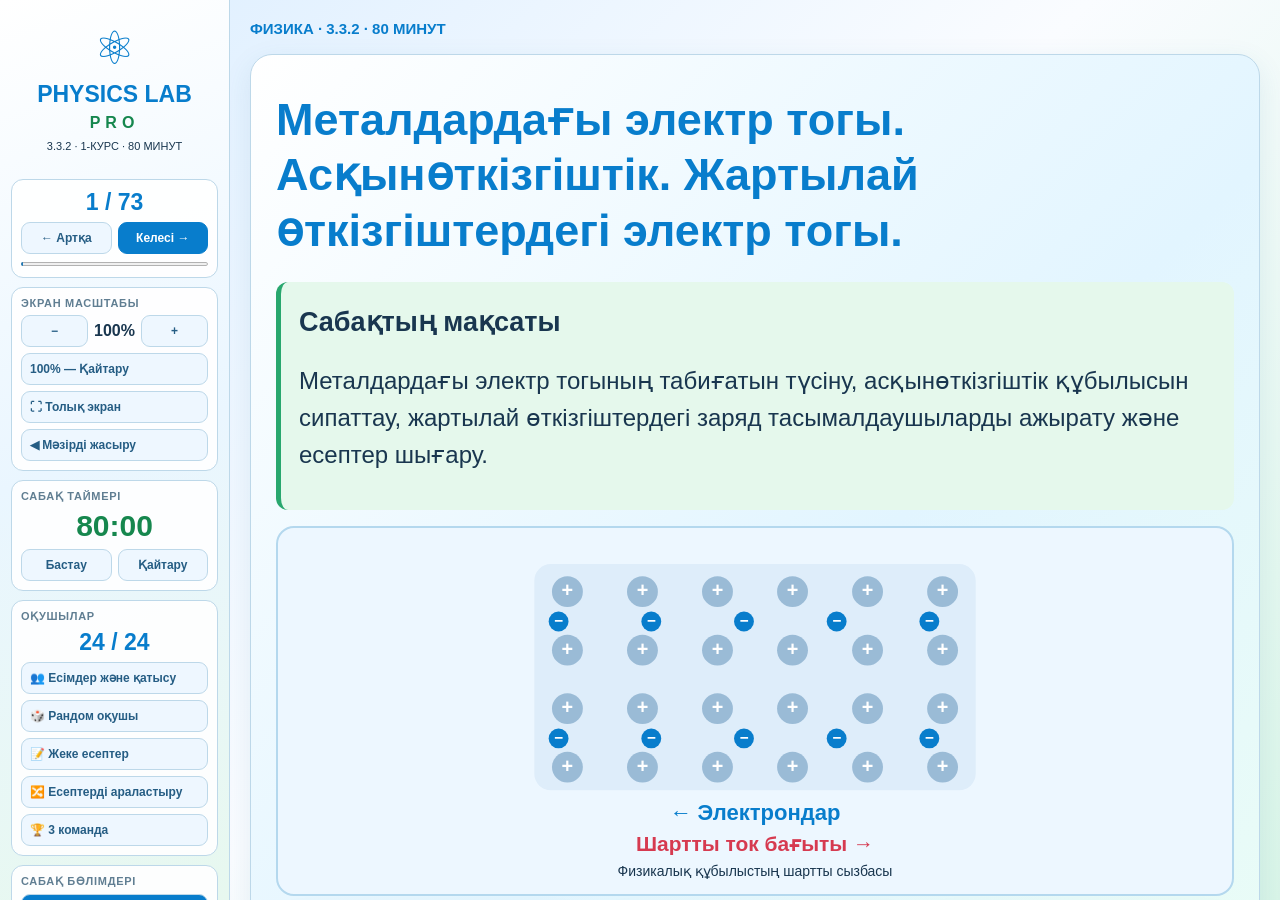
<file: fiz4/index.html>
<!DOCTYPE html>
<html lang="kk">
<head>
  <meta charset="UTF-8">
  <meta name="viewport" content="width=device-width,initial-scale=1">
  <title>PHYSICS LAB PRO — 3.3.2</title>
  <link rel="stylesheet" href="style.css">
</head>
<body>
<button id="menuToggle" onclick="toggleMenu()">☰ Мәзір</button>
<div id="app">
  <aside id="sidebar">
    <header class="brand">
      <div class="logo">⚛</div>
      <h2>PHYSICS LAB</h2>
      <b>PRO</b>
      <small>3.3.2 · 1-КУРС · 80 МИНУТ</small>
    </header>

    <section class="panel">
      <strong id="pageCount"></strong>
      <div class="row">
        <button onclick="go(-1)">← Артқа</button>
        <button class="primary" onclick="go(1)">Келесі →</button>
      </div>
      <progress id="progress" max="100"></progress>
    </section>

    <section class="panel">
      <label>ЭКРАН МАСШТАБЫ</label>
      <div class="row">
        <button onclick="zoom(-25)">−</button>
        <b id="scale">100%</b>
        <button onclick="zoom(25)">+</button>
      </div>
      <button onclick="zoom(0)">100% — Қайтару</button>
      <button onclick="fullscreen()">⛶ Толық экран</button>
      <button onclick="toggleMenu()">◀ Мәзірді жасыру</button>
    </section>

    <section class="panel">
      <label>САБАҚ ТАЙМЕРІ</label>
      <strong id="timer">80:00</strong>
      <div class="row">
        <button id="timerBtn" onclick="toggleTimer()">Бастау</button>
        <button onclick="resetTimer()">Қайтару</button>
      </div>
    </section>

    <section class="panel">
      <label>ОҚУШЫЛАР</label>
      <strong id="attendanceCount">24 / 24</strong>
      <button onclick="openPanel('attendance')">👥 Есімдер және қатысу</button>
      <button onclick="randomStudent()">🎲 Рандом оқушы</button>
      <button onclick="openPanel('taskPanel')">📝 Жеке есептер</button>
      <button onclick="reshuffle()">🔀 Есептерді араластыру</button>
      <button onclick="openPanel('teamPanel')">🏆 3 команда</button>
    </section>

    <section class="panel">
      <label>САБАҚ БӨЛІМДЕРІ</label>
      <nav id="menu"></nav>
    </section>

    <section class="panel">
      <label>ҚҰРАЛДАР</label>
      <button onclick="openBoard()">✎ Интерактивті тақта</button>
      <button onclick="openPanel('mathPanel')">🧮 Математика</button>
      <button onclick="openPanel('physicsPanel')">⚙ Физика</button>
      <button onclick="readPage()">🔊 Дауыстап оқу</button>
      <button onclick="stopReading()">■ Тоқтату</button>
    </section>

    <div class="clock">
      <small>АЛМАТЫ · UTC+5</small>
      <strong id="clock"></strong>
      <small id="date"></small>
    </div>
    <footer>BY DARKHAN</footer>
  </aside>

  <main id="screen"><div id="stage"></div></main>
</div>

<section id="attendance" class="floating wide hidden">
  <div class="handle">Оқушылардың есімдері
    <button onclick="closePanel('attendance')">×</button>
  </div>
  <p>Есімдерді енгізіп, қатысқан оқушыларды белгілеңіз.</p>
  <div class="row">
    <button onclick="markAll(true)">Барлығы бар</button>
    <button onclick="markAll(false)">Барлығы жоқ</button>
  </div>
  <div id="students"></div>
  <button class="primary full" onclick="saveAttendance()">Сақтау</button>
</section>

<section id="taskPanel" class="floating wide hidden">
  <div class="handle">Жеке есептер
    <button onclick="closePanel('taskPanel')">×</button>
  </div>
  <p id="taskCount"></p>
  <div id="taskList"></div>
  <button onclick="reshuffle()">Қайта араластыру</button>
</section>

<section id="randomPanel" class="floating hidden">
  <div class="handle">Рандом оқушы
    <button onclick="closePanel('randomPanel')">×</button>
  </div>
  <h2 id="randomName"></h2>
  <button class="primary full" onclick="openRandomTask()">Есебін ашу</button>
  <button class="full" onclick="randomStudent()">Келесі оқушы</button>
</section>

<section id="teamPanel" class="floating wide hidden">
  <div class="handle">Командалар
    <button onclick="closePanel('teamPanel')">×</button>
  </div>
  <div id="teams"></div>
  <button onclick="makeTeams(true)">Қайта бөлу</button>
</section>

<section id="mathPanel" class="floating mini hidden">
  <div class="handle">МАТЕМАТИКА
    <button onclick="closePanel('mathPanel')">×</button>
  </div>
  <input id="mathDisplay" readonly placeholder="0">
  <div id="mathKeys"></div>
  <div id="mathResult" class="result">0</div>
</section>

<section id="physicsPanel" class="floating mini hidden">
  <div class="handle">ФИЗИКА
    <button onclick="closePanel('physicsPanel')">×</button>
  </div>
  <select id="physicsFormula" onchange="physicsInputs()"></select>
  <div id="physicsInputs"></div>
  <button class="primary full" onclick="calculatePhysics()">Есептеу</button>
  <div id="physicsResult" class="result">Нәтиже</div>
</section>

<section id="board" class="hidden">
  <header class="boardHeader">
    <b>PHYSICS WHITEBOARD PRO</b>
    <button onclick="closeBoard()">✕ Сабаққа қайту</button>
  </header>
  <div class="boardTools">
    <label>ТҮС</label>
    <input id="ink" type="color" value="#19364f">
    <label>ҚАЛЫҢДЫҒЫ</label>
    <input id="penSize" type="range" min="1" max="40" value="5">
    <button onclick="setTool('pen')">Қалам</button>
    <button onclick="setTool('marker')">Маркер</button>
    <button onclick="setTool('eraser')">Өшіргіш</button>
    <button onclick="setTool('text')">Мәтін</button>
    <button onclick="setTool('line')">Түзу сызық</button>
    <button onclick="setTool('arrow')">Бағдарша</button>
    <button onclick="setTool('rect')">Төртбұрыш</button>
    <button onclick="setTool('circle')">Эллипс</button>
    <button onclick="setTool('triangle')">Үшбұрыш</button>
    <button onclick="setTool('hand')">Жылжыту</button>
    <button onclick="toggleGrid()">Торкөз</button>
    <label>БЕТТЕР</label>
    <div class="row">
      <button onclick="boardPage(-1)">◀</button>
      <b id="boardCount">1/1</b>
      <button onclick="boardPage(1)">▶</button>
    </div>
    <button onclick="newBoardPage()">+ Жаңа бет</button>
    <button onclick="deleteBoardPage()">Бетті өшіру</button>
    <div class="row">
      <button onclick="undo()">↶</button>
      <button onclick="redo()">↷</button>
    </div>
    <label>МАСШТАБ</label>
    <div class="row">
      <button onclick="boardZoom(-25)">−</button>
      <b id="boardScale">100%</b>
      <button onclick="boardZoom(25)">+</button>
    </div>
    <button onclick="boardZoom(0)">100%</button>
    <button onclick="clearBoard()">Тазалау</button>
    <button onclick="$('imageInput').click()">Сурет қосу</button>
    <input type="file" id="imageInput" accept="image/*"
      hidden onchange="importImage(event)">
    <button onclick="saveBoard()">PNG сақтау</button>
    <button onclick="openPanel('mathPanel')">Математика</button>
    <button onclick="openPanel('physicsPanel')">Физика</button>
  </div>
  <div id="boardViewport">
    <div id="paper">
      <canvas id="canvas" width="1600" height="900"></canvas>
    </div>
  </div>
</section>

<script src="script.js"></script>
</body>
</html>
</file>
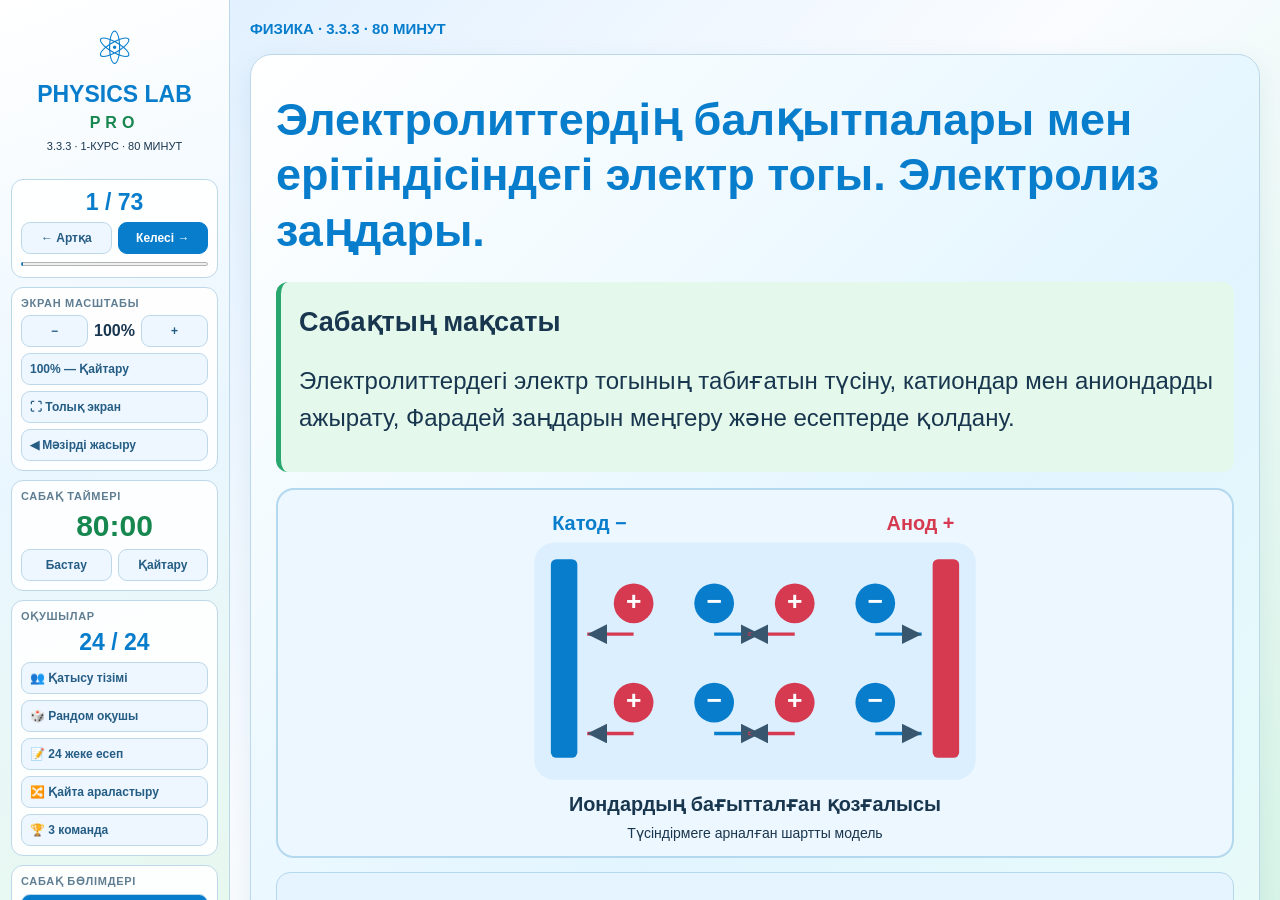
<file: fiz5/index.html>
<!DOCTYPE html>
<html lang="kk">
<head>
  <meta charset="UTF-8">
  <meta name="viewport" content="width=device-width,initial-scale=1">
  <title>PHYSICS LAB PRO — 3.3.3</title>
  <link rel="stylesheet" href="style.css">
</head>
<body>

<button id="menuToggle" onclick="toggleMenu()">☰ Мәзір</button>

<div id="app">
  <aside id="sidebar">
    <header class="brand">
      <div class="logo">⚛</div>
      <h2>PHYSICS LAB</h2>
      <b>PRO</b>
      <small>3.3.3 · 1-КУРС · 80 МИНУТ</small>
    </header>

    <section class="panel">
      <strong id="pageCount"></strong>
      <div class="row">
        <button onclick="go(-1)">← Артқа</button>
        <button class="primary" onclick="go(1)">Келесі →</button>
      </div>
      <progress id="progress" max="100"></progress>
    </section>

    <section class="panel">
      <label>ЭКРАН МАСШТАБЫ</label>
      <div class="row">
        <button onclick="zoom(-25)">−</button>
        <b id="scale">100%</b>
        <button onclick="zoom(25)">+</button>
      </div>
      <button onclick="zoom(0)">100% — Қайтару</button>
      <button onclick="fullscreen()">⛶ Толық экран</button>
      <button onclick="toggleMenu()">◀ Мәзірді жасыру</button>
    </section>

    <section class="panel">
      <label>САБАҚ ТАЙМЕРІ</label>
      <strong id="timer">80:00</strong>
      <div class="row">
        <button id="timerBtn" onclick="toggleTimer()">Бастау</button>
        <button onclick="resetTimer()">Қайтару</button>
      </div>
    </section>

    <section class="panel">
      <label>ОҚУШЫЛАР</label>
      <strong id="attendanceCount"></strong>
      <button onclick="openPanel('attendance')">👥 Қатысу тізімі</button>
      <button onclick="randomStudent()">🎲 Рандом оқушы</button>
      <button onclick="openPanel('taskPanel')">📝 24 жеке есеп</button>
      <button onclick="reshuffle()">🔀 Қайта араластыру</button>
      <button onclick="openPanel('teamPanel')">🏆 3 команда</button>
    </section>

    <section class="panel">
      <label>САБАҚ БӨЛІМДЕРІ</label>
      <nav id="menu"></nav>
    </section>

    <section class="panel">
      <label>ҚҰРАЛДАР</label>
      <button onclick="openBoard()">✎ Интерактивті тақта</button>
      <button onclick="openPanel('mathPanel')">🧮 Математика</button>
      <button onclick="openPanel('physicsPanel')">⚙ Физика</button>
      <button onclick="readPage()">🔊 Дауыстап оқу</button>
      <button onclick="stopReading()">■ Тоқтату</button>
    </section>

    <div class="clock">
      <small>АЛМАТЫ · UTC+5</small>
      <strong id="clock"></strong>
      <small id="date"></small>
    </div>
    <footer>BY DARKHAN</footer>
  </aside>

  <main id="screen">
    <div id="stage"></div>
  </main>
</div>

<!-- ҚАТЫСУ ТІЗІМІ -->
<section id="attendance" class="floating wide hidden">
  <div class="handle">
    <b>Қатысу тізімі</b>
    <button onclick="closePanel('attendance')">✕</button>
  </div>
  <div class="row">
    <button onclick="markAll(true)">Барлығы бар</button>
    <button onclick="markAll(false)">Барлығы жоқ</button>
  </div>
  <div id="students"></div>
  <button class="primary full" onclick="saveAttendance()">Сақтау</button>
</section>

<!-- ЖЕКЕ ЕСЕПТЕР -->
<section id="taskPanel" class="floating wide hidden">
  <div class="handle">
    <b>Жеке есептер</b>
    <button onclick="closePanel('taskPanel')">✕</button>
  </div>
  <p id="taskCount"></p>
  <div id="taskList"></div>
  <button class="full" onclick="reshuffle()">Қайта араластыру</button>
</section>

<!-- РАНДОМ -->
<section id="randomPanel" class="floating hidden">
  <div class="handle">
    <b>Рандом оқушы</b>
    <button onclick="closePanel('randomPanel')">✕</button>
  </div>
  <h2 id="randomName"></h2>
  <button class="primary full" onclick="openRandomTask()">Есебін ашу</button>
  <button class="full" onclick="randomStudent()">Келесі оқушы</button>
</section>

<!-- КОМАНДАЛАР -->
<section id="teamPanel" class="floating wide hidden">
  <div class="handle">
    <b>Командалар</b>
    <button onclick="closePanel('teamPanel')">✕</button>
  </div>
  <div id="teams"></div>
  <button class="full" onclick="makeTeams(true)">Қайта бөлу</button>
</section>

<!-- МАТЕМАТИКАЛЫҚ КАЛЬКУЛЯТОР -->
<section id="mathPanel" class="floating mini hidden">
  <div class="handle">
    <b>МАТЕМАТИКА</b>
    <button onclick="closePanel('mathPanel')">✕</button>
  </div>
  <input id="mathDisplay" readonly placeholder="0">
  <div id="mathKeys"></div>
  <div id="mathResult" class="result">0</div>
</section>

<!-- ФИЗИКАЛЫҚ КАЛЬКУЛЯТОР -->
<section id="physicsPanel" class="floating mini hidden">
  <div class="handle">
    <b>ФИЗИКА</b>
    <button onclick="closePanel('physicsPanel')">✕</button>
  </div>
  <label>Формула</label>
  <select id="physicsFormula" onchange="physicsInputs()"></select>
  <div id="physicsInputs"></div>
  <button class="primary full" onclick="calculatePhysics()">Есептеу</button>
  <div id="physicsResult" class="result">Нәтиже</div>
</section>

<!-- ИНТЕРАКТИВТІ ТАҚТА -->
<section id="board" class="hidden">
  <header class="boardHeader">
    <b>PHYSICS WHITEBOARD PRO</b>
    <button onclick="closeBoard()">✕ Сабаққа қайту</button>
  </header>

  <div class="boardTools">
    <label>ТҮС</label>
    <input id="ink" type="color" value="#19364f">
    <label>ҚАЛЫҢДЫҒЫ</label>
    <input id="penSize" type="range" min="1" max="40" value="5">

    <label>ҚҰРАЛДАР</label>
    <button onclick="setTool('pen')">✎ Қалам</button>
    <button onclick="setTool('marker')">Маркер</button>
    <button onclick="setTool('eraser')">Өшіргіш</button>
    <button onclick="setTool('text')">Мәтін</button>
    <button onclick="setTool('line')">Түзу сызық</button>
    <button onclick="setTool('arrow')">Бағдарша</button>
    <button onclick="setTool('rect')">Төртбұрыш</button>
    <button onclick="setTool('circle')">Эллипс</button>
    <button onclick="setTool('triangle')">Үшбұрыш</button>
    <button onclick="setTool('hand')">Жылжыту</button>
    <button onclick="toggleGrid()">Торкөз</button>

    <label>ТАҚТА БЕТТЕРІ</label>
    <div class="row">
      <button onclick="boardPage(-1)">◀</button>
      <b id="boardCount">1/1</b>
      <button onclick="boardPage(1)">▶</button>
    </div>
    <button onclick="newBoardPage()">+ Жаңа бет</button>
    <button onclick="deleteBoardPage()">Бетті өшіру</button>

    <div class="row">
      <button onclick="undo()">↶</button>
      <button onclick="redo()">↷</button>
    </div>

    <label>МАСШТАБ</label>
    <div class="row">
      <button onclick="boardZoom(-25)">−</button>
      <b id="boardScale">100%</b>
      <button onclick="boardZoom(25)">+</button>
    </div>
    <button onclick="boardZoom(0)">100%</button>
    <button onclick="clearBoard()">Тазалау</button>
    <button onclick="$('imageInput').click()">Сурет қосу</button>
    <input id="imageInput" type="file" accept="image/*" hidden
      onchange="importImage(event)">
    <button onclick="saveBoard()">PNG сақтау</button>
    <button onclick="openPanel('mathPanel')">Математика</button>
    <button onclick="openPanel('physicsPanel')">Физика</button>
  </div>

  <div id="boardViewport">
    <div id="paper">
      <canvas id="canvas" width="1600" height="900"></canvas>
    </div>
  </div>
</section>

<script src="script.js"></script>
</body>
</html>
</file>
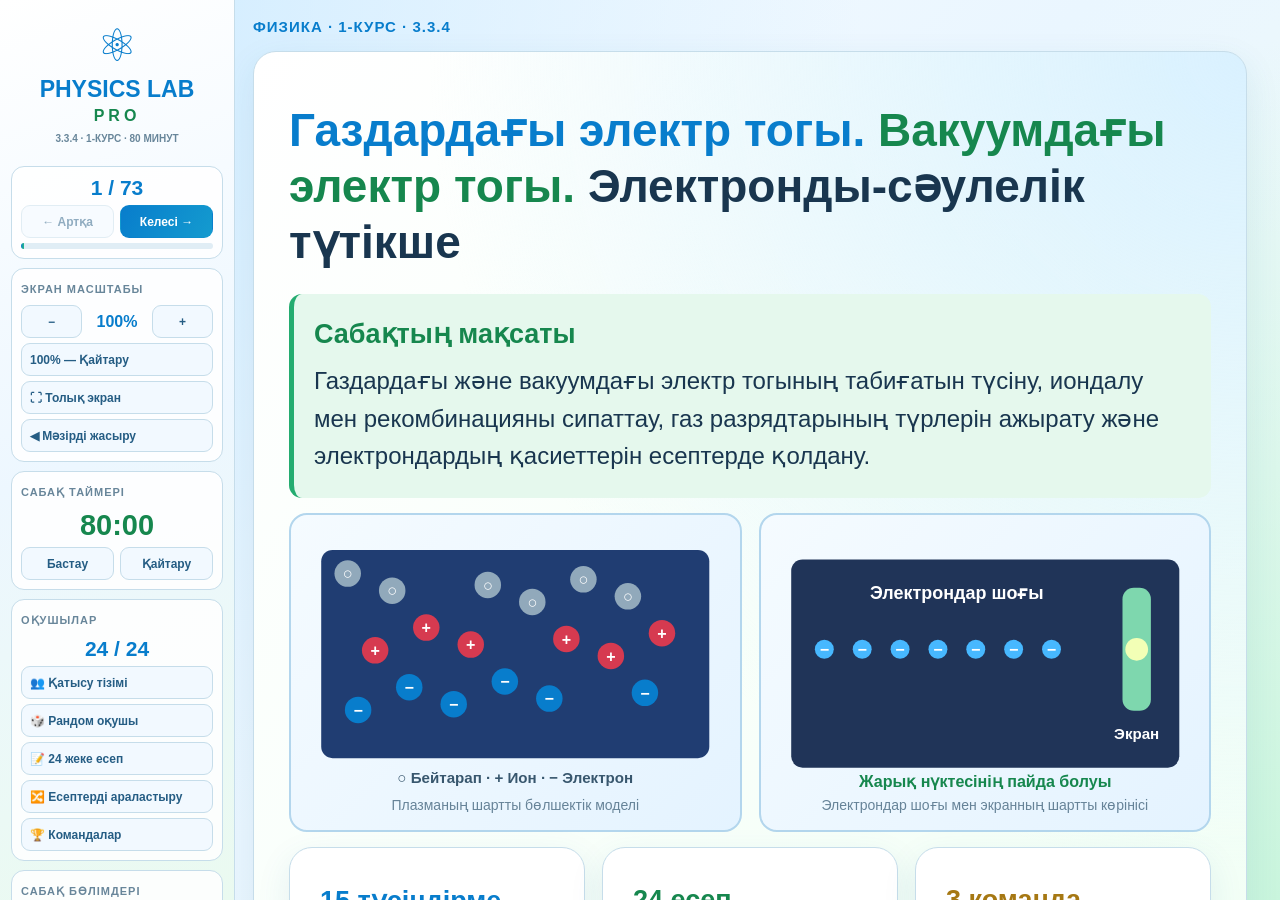
<file: fiz6/index.html>
<!DOCTYPE html>
<html lang="kk">
<head>
  <meta charset="UTF-8">
  <meta name="viewport" content="width=device-width, initial-scale=1">
  <title>PHYSICS LAB PRO — 3.3.4</title>
  <link rel="stylesheet" href="style.css">
</head>
<body>

<button id="menuToggle" onclick="toggleMenu()">☰</button>

<div id="app">
  <aside class="sidebar">

    <header class="brand">
      <div class="logo">⚛</div>
      <h2>PHYSICS LAB</h2>
      <b>PRO</b>
      <small>3.3.4 · 1-КУРС · 80 МИНУТ</small>
    </header>

    <section class="panel">
      <strong id="pageCount" class="counter"></strong>
      <div class="row">
        <button id="prev" onclick="go(-1)">← Артқа</button>
        <button id="next" class="primary" onclick="go(1)">Келесі →</button>
      </div>
      <div class="progress"><div id="progress"></div></div>
    </section>

    <section class="panel">
      <label>ЭКРАН МАСШТАБЫ</label>
      <div class="row">
        <button onclick="zoom(-25)">−</button>
        <b id="scale">100%</b>
        <button onclick="zoom(25)">+</button>
      </div>
      <button onclick="zoom(0)">100% — Қайтару</button>
      <button onclick="fullscreen()">⛶ Толық экран</button>
      <button onclick="toggleMenu()">◀ Мәзірді жасыру</button>
    </section>

    <section class="panel">
      <label>САБАҚ ТАЙМЕРІ</label>
      <strong id="timer">80:00</strong>
      <div class="row">
        <button id="timerBtn" onclick="toggleTimer()">Бастау</button>
        <button onclick="resetTimer()">Қайтару</button>
      </div>
    </section>

    <section class="panel">
      <label>ОҚУШЫЛАР</label>
      <strong id="attendanceCount" class="counter"></strong>
      <button onclick="openPanel('attendance')">👥 Қатысу тізімі</button>
      <button onclick="randomStudent()">🎲 Рандом оқушы</button>
      <button onclick="openPanel('taskPanel')">📝 24 жеке есеп</button>
      <button onclick="reshuffle()">🔀 Есептерді араластыру</button>
      <button onclick="openPanel('teamPanel')">🏆 Командалар</button>
    </section>

    <section class="panel">
      <label>САБАҚ БӨЛІМДЕРІ</label>
      <nav id="menu"></nav>
    </section>

    <section class="panel">
      <label>ҚҰРАЛДАР</label>
      <button class="greenBtn" onclick="openBoard()">✎ Интерактивті тақта</button>
      <button onclick="openPanel('mathPanel')">🧮 Математика</button>
      <button onclick="openPanel('physicsPanel')">⚙ Физика</button>
      <button onclick="readPage()">🔊 Дауыстап оқу</button>
      <button onclick="stopReading()">■ Тоқтату</button>
    </section>

    <div class="clock">
      <small>АЛМАТЫ · UTC+5</small>
      <strong id="clock">00:00:00</strong>
      <small id="date"></small>
    </div>

    <footer>BY DARKHAN</footer>
  </aside>

  <main id="screen">
    <div id="stage"></div>
  </main>
</div>

<!-- ҚАТЫСУ ТІЗІМІ -->

<section id="attendance" class="floating wide hidden">
  <header class="handle">
    <b>👥 Қатысу тізімі</b>
    <button onclick="closePanel('attendance')">✕</button>
  </header>

  <p>Келмеген оқушылардың белгісін алып тастаңыз.</p>

  <div class="row">
    <button onclick="markAll(true)">Барлығы бар</button>
    <button onclick="markAll(false)">Барлығы жоқ</button>
  </div>

  <div id="students"></div>

  <button class="primary full" onclick="saveAttendance()">
    Қатысуды сақтау
  </button>
</section>

<!-- ЖЕКЕ ЕСЕПТЕР -->

<section id="taskPanel" class="floating wide hidden">
  <header class="handle">
    <b>📝 24 жеке есеп</b>
    <button onclick="closePanel('taskPanel')">✕</button>
  </header>
  <p id="taskCount"></p>
  <div id="taskList"></div>
  <button class="primary full" onclick="reshuffle()">🎲 Қайта араластыру</button>
</section>

<!-- РАНДОМ ОҚУШЫ -->

<section id="randomPanel" class="floating hidden">
  <header class="handle">
    <b>🎲 Кездейсоқ таңдау</b>
    <button onclick="closePanel('randomPanel')">✕</button>
  </header>

  <div id="randomName"></div>

  <button class="primary full" onclick="openRandomTask()">Есебін ашу</button>
  <button class="full" onclick="randomStudent()">Келесі оқушы</button>
</section>

<!-- КОМАНДАЛАР -->

<section id="teamPanel" class="floating wide hidden">
  <header class="handle">
    <b>🏆 Командалар</b>
    <button onclick="closePanel('teamPanel')">✕</button>
  </header>
  <div id="teams"></div>
  <button class="primary full" onclick="makeTeams(true)">3 топқа қайта бөлу</button>
</section>

<!-- МАТЕМАТИКАЛЫҚ КАЛЬКУЛЯТОР -->

<section id="mathPanel" class="floating mini hidden">
  <header class="handle">
    <b>МАТЕМАТИКА</b>
    <button onclick="closePanel('mathPanel')">✕</button>
  </header>
  <input id="mathDisplay" readonly placeholder="0">
  <div id="mathKeys"></div>
  <div id="mathResult" class="result">0</div>
</section>

<!-- ФИЗИКАЛЫҚ КАЛЬКУЛЯТОР -->

<section id="physicsPanel" class="floating mini hidden">
  <header class="handle">
    <b>ФИЗИКА</b>
    <button onclick="closePanel('physicsPanel')">✕</button>
  </header>

  <label>Формула</label>
  <select id="physicsFormula" onchange="selectFormula()"></select>

  <label>Табу керек</label>
  <select id="physicsUnknown" onchange="physicsInputs()"></select>

  <div id="physicsInputs"></div>

  <button class="primary full" onclick="calculatePhysics()">Есептеу</button>
  <div id="physicsResult" class="result">Нәтиже</div>
</section>

<!-- ИНТЕРАКТИВТІ ТАҚТА -->

<section id="board" class="hidden">
  <header class="boardHeader">
    <b>PHYSICS WHITEBOARD PRO</b>
    <button onclick="closeBoard()">✕ Сабаққа қайту</button>
  </header>

  <aside class="boardTools">
    <label>ТҮСТЕР</label>

    <div class="colors">
      <button style="--c:#19364f" onclick="color('#19364f')"></button>
      <button style="--c:#087dcc" onclick="color('#087dcc')"></button>
      <button style="--c:#df304b" onclick="color('#df304b')"></button>
      <button style="--c:#16874e" onclick="color('#16874e')"></button>
      <button style="--c:#e9b52c" onclick="color('#e9b52c')"></button>
      <button style="--c:#8b45db" onclick="color('#8b45db')"></button>
    </div>

    <input id="ink" type="color" value="#19364f"
      oninput="color(this.value)">

    <label>ҚАЛЫҢДЫҒЫ</label>
    <input id="penSize" type="range" min="1" max="50" value="5">

    <label>ЖАЗУ ҚҰРАЛДАРЫ</label>

    <button data-tool="pen" onclick="setTool('pen')">✎ Қалам</button>
    <button data-tool="marker" onclick="setTool('marker')">Маркер</button>
    <button data-tool="eraser" onclick="setTool('eraser')">Өшіргіш</button>
    <button data-tool="text" onclick="setTool('text')">T Мәтін</button>
    <button data-tool="hand" onclick="setTool('hand')">✋ Жылжыту</button>

    <label>ФИГУРАЛАР</label>

    <div class="shapes">
      <button data-tool="line" onclick="setTool('line')">╱</button>
      <button data-tool="arrow" onclick="setTool('arrow')">➜</button>
      <button data-tool="rect" onclick="setTool('rect')">▭</button>
      <button data-tool="circle" onclick="setTool('circle')">◯</button>
      <button data-tool="triangle" onclick="setTool('triangle')">△</button>
      <button onclick="toggleGrid()">▦</button>
    </div>

    <label>ТАҚТА БЕТТЕРІ</label>

    <div class="row">
      <button onclick="boardPage(-1)">◀</button>
      <b id="boardCount">1 / 1</b>
      <button onclick="boardPage(1)">▶</button>
    </div>

    <button onclick="newBoardPage()">+ Жаңа бет</button>
    <button onclick="deleteBoardPage()">Бетті өшіру</button>

    <label>МАСШТАБ</label>

    <div class="row">
      <button onclick="boardZoom(-25)">−</button>
      <b id="boardScale">100%</b>
      <button onclick="boardZoom(25)">+</button>
    </div>

    <button onclick="boardZoom(0)">100% — Қайтару</button>

    <div class="row">
      <button onclick="undo()">↶</button>
      <button onclick="redo()">↷</button>
    </div>

    <button onclick="clearBoard()">Тазалау</button>
    <button onclick="$('imageInput').click()">+ Сурет қосу</button>

    <input id="imageInput" type="file" accept="image/*"
      class="hidden" onchange="importImage(event)">

    <button class="primary" onclick="saveBoard()">↓ PNG сақтау</button>
    <button onclick="openPanel('mathPanel')">🧮 Математика</button>
    <button onclick="openPanel('physicsPanel')">⚙ Физика</button>
  </aside>

  <div id="boardViewport">
    <div id="paper">
      <canvas id="canvas" width="1600" height="900"></canvas>
    </div>
  </div>
</section>

<script src="script.js"></script>
</body>
</html>
</file>
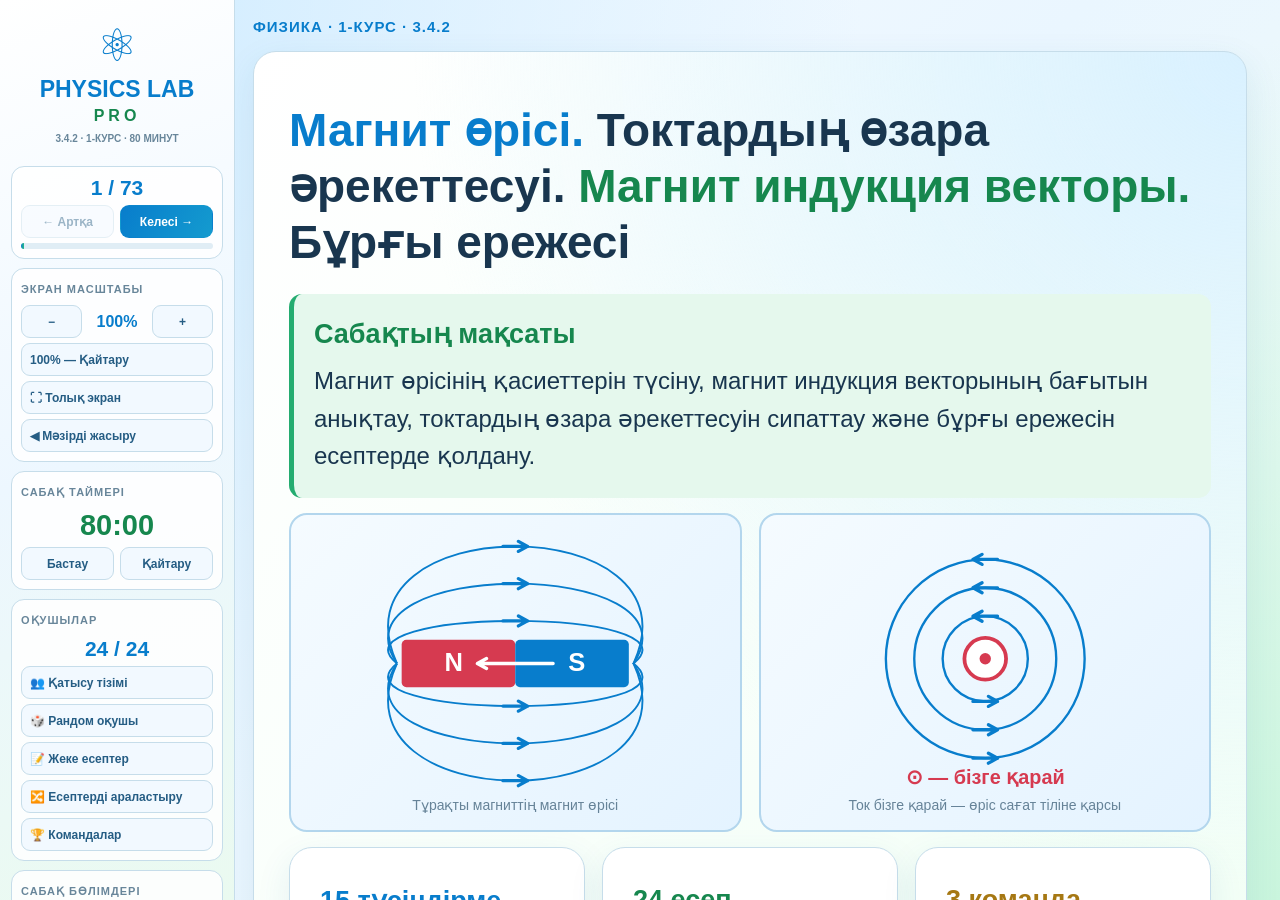
<file: fiz7/index.html>
<!DOCTYPE html>
<html lang="kk">
<head>
  <meta charset="UTF-8">
  <meta name="viewport" content="width=device-width, initial-scale=1">
  <title>PHYSICS LAB PRO — 3.4.2</title>
  <link rel="stylesheet" href="style.css">
</head>
<body>

<button id="menuToggle" onclick="toggleMenu()">☰</button>

<div id="app">
  <aside class="sidebar">

    <header class="brand">
      <div class="logo">⚛</div>
      <h2>PHYSICS LAB</h2>
      <b>PRO</b>
      <small>3.4.2 · 1-КУРС · 80 МИНУТ</small>
    </header>

    <section class="panel">
      <b id="pageCount" class="counter"></b>
      <div class="row">
        <button id="prev" onclick="go(-1)">← Артқа</button>
        <button id="next" class="primary" onclick="go(1)">Келесі →</button>
      </div>
      <div class="progress"><div id="progress"></div></div>
    </section>

    <section class="panel">
      <label>ЭКРАН МАСШТАБЫ</label>
      <div class="row">
        <button onclick="zoom(-25)">−</button>
        <b id="scale">100%</b>
        <button onclick="zoom(25)">+</button>
      </div>
      <button onclick="zoom(0)">100% — Қайтару</button>
      <button onclick="fullscreen()">⛶ Толық экран</button>
      <button onclick="toggleMenu()">◀ Мәзірді жасыру</button>
    </section>

    <section class="panel">
      <label>САБАҚ ТАЙМЕРІ</label>
      <b id="timer">80:00</b>
      <div class="row">
        <button id="timerBtn" onclick="toggleTimer()">Бастау</button>
        <button onclick="resetTimer()">Қайтару</button>
      </div>
    </section>

    <section class="panel">
      <label>ОҚУШЫЛАР</label>
      <b id="attendanceCount" class="counter"></b>
      <button onclick="openAttendance()">👥 Қатысу тізімі</button>
      <button onclick="randomStudent()">🎲 Рандом оқушы</button>
      <button onclick="openPanel('taskPanel')">📝 Жеке есептер</button>
      <button onclick="reshuffle()">🔀 Есептерді араластыру</button>
      <button onclick="openPanel('teamPanel')">🏆 Командалар</button>
    </section>

    <section class="panel">
      <label>САБАҚ БӨЛІМДЕРІ</label>
      <nav id="menu"></nav>
    </section>

    <section class="panel">
      <label>ҚҰРАЛДАР</label>
      <button class="greenBtn" onclick="openBoard()">✎ Интерактивті тақта</button>
      <button onclick="openPanel('mathPanel')">🧮 Математика</button>
      <button onclick="openPanel('physicsPanel')">⚙ Физика</button>
      <button onclick="readPage()">🔊 Дауыстап оқу</button>
      <button onclick="stopReading()">■ Тоқтату</button>
    </section>

    <div class="clock">
      <small>АЛМАТЫ · UTC+5</small>
      <strong id="clock">00:00:00</strong>
      <small id="date"></small>
    </div>

    <footer>BY DARKHAN</footer>
  </aside>

  <main id="screen">
    <div id="stage"></div>
  </main>
</div>

<!-- ҚАТЫСУ ТІЗІМІ -->

<section id="attendance" class="floating wide hidden">
  <header class="handle">
    <b>Қатысу тізімі</b>
    <button onclick="closePanel('attendance')">✕</button>
  </header>
  <p>Келмеген оқушылардың белгісін алып тастаңыз.</p>
  <div class="row">
    <button onclick="markAll(true)">Барлығы бар</button>
    <button onclick="markAll(false)">Барлығы жоқ</button>
  </div>
  <div id="students"></div>
  <button class="primary full" onclick="saveAttendance()">Сақтау</button>
</section>

<!-- ЖЕКЕ ЕСЕПТЕР -->

<section id="taskPanel" class="floating wide hidden">
  <header class="handle">
    <b>Жеке есептер</b>
    <button onclick="closePanel('taskPanel')">✕</button>
  </header>
  <p id="taskCount"></p>
  <div id="taskList"></div>
  <button class="primary full" onclick="reshuffle()">Қайта араластыру</button>
</section>

<!-- РАНДОМ ОҚУШЫ -->

<section id="randomPanel" class="floating hidden">
  <header class="handle">
    <b>🎲 Рандом таңдау</b>
    <button onclick="closePanel('randomPanel')">✕</button>
  </header>
  <div id="randomName"></div>
  <button class="primary full" onclick="openRandomTask()">Есебін ашу</button>
  <button class="full" onclick="randomStudent()">Келесі оқушы</button>
</section>

<!-- КОМАНДАЛАР -->

<section id="teamPanel" class="floating wide hidden">
  <header class="handle">
    <b>3 команда</b>
    <button onclick="closePanel('teamPanel')">✕</button>
  </header>
  <div id="teams"></div>
  <button class="primary full" onclick="makeTeams(true)">Қайта бөлу</button>
</section>

<!-- МАТЕМАТИКАЛЫҚ КАЛЬКУЛЯТОР -->

<section id="mathPanel" class="floating mini hidden">
  <header class="handle">
    <b>МАТЕМАТИКА</b>
    <button onclick="closePanel('mathPanel')">✕</button>
  </header>
  <input id="mathDisplay" readonly placeholder="0">
  <div id="mathKeys"></div>
  <div id="mathResult" class="result">0</div>
</section>

<!-- ФИЗИКАЛЫҚ КАЛЬКУЛЯТОР -->

<section id="physicsPanel" class="floating mini hidden">
  <header class="handle">
    <b>ФИЗИКА</b>
    <button onclick="closePanel('physicsPanel')">✕</button>
  </header>

  <label>Формула</label>
  <select id="physicsFormula" onchange="selectFormula()"></select>

  <label>Табу керек</label>
  <select id="physicsUnknown" onchange="physicsInputs()"></select>

  <div id="physicsInputs"></div>
  <button class="primary full" onclick="calculatePhysics()">Есептеу</button>
  <div id="physicsResult" class="result">Нәтиже</div>
</section>

<!-- ИНТЕРАКТИВТІ ТАҚТА -->

<section id="board" class="hidden">

  <header class="boardHeader">
    <b>PHYSICS WHITEBOARD PRO</b>
    <button onclick="closeBoard()">✕ Сабаққа қайту</button>
  </header>

  <aside class="boardTools">

    <label>ТҮСТЕР</label>
    <div class="colors">
      <button style="--c:#19364f" onclick="color('#19364f')"></button>
      <button style="--c:#087dcc" onclick="color('#087dcc')"></button>
      <button style="--c:#df304b" onclick="color('#df304b')"></button>
      <button style="--c:#16874e" onclick="color('#16874e')"></button>
      <button style="--c:#e9b52c" onclick="color('#e9b52c')"></button>
      <button style="--c:#8b45db" onclick="color('#8b45db')"></button>
    </div>

    <input id="ink" type="color" value="#19364f"
      oninput="color(this.value)">

    <label>ҚАЛЫҢДЫҒЫ</label>
    <input id="penSize" type="range" min="1" max="50" value="5">

    <label>ЖАЗУ ҚҰРАЛДАРЫ</label>
    <button data-tool="pen" onclick="setTool('pen')">✎ Қалам</button>
    <button data-tool="marker" onclick="setTool('marker')">Маркер</button>
    <button data-tool="eraser" onclick="setTool('eraser')">Өшіргіш</button>
    <button data-tool="text" onclick="setTool('text')">T Мәтін</button>
    <button data-tool="hand" onclick="setTool('hand')">✋ Жылжыту</button>

    <label>ФИГУРАЛАР</label>
    <div class="shapes">
      <button data-tool="line" onclick="setTool('line')">╱</button>
      <button data-tool="arrow" onclick="setTool('arrow')">➜</button>
      <button data-tool="rect" onclick="setTool('rect')">▭</button>
      <button data-tool="circle" onclick="setTool('circle')">◯</button>
      <button data-tool="triangle" onclick="setTool('triangle')">△</button>
      <button onclick="toggleGrid()">▦</button>
    </div>

    <label>ТАҚТА БЕТТЕРІ</label>
    <div class="row">
      <button onclick="boardPage(-1)">◀</button>
      <b id="boardCount">1 / 1</b>
      <button onclick="boardPage(1)">▶</button>
    </div>

    <button onclick="newBoardPage()">+ Жаңа бет</button>
    <button onclick="deleteBoardPage()">Бетті өшіру</button>

    <label>МАСШТАБ</label>
    <div class="row">
      <button onclick="boardZoom(-25)">−</button>
      <b id="boardScale">100%</b>
      <button onclick="boardZoom(25)">+</button>
    </div>
    <button onclick="boardZoom(0)">100% — Қайтару</button>

    <div class="row">
      <button onclick="undo()">↶</button>
      <button onclick="redo()">↷</button>
    </div>

    <button onclick="clearBoard()">Тазалау</button>
    <button onclick="$('imageInput').click()">+ Сурет қосу</button>

    <input id="imageInput" type="file" accept="image/*"
      class="hidden" onchange="importImage(event)">

    <button class="primary" onclick="saveBoard()">↓ PNG сақтау</button>
    <button onclick="openPanel('mathPanel')">🧮 Математика</button>
    <button onclick="openPanel('physicsPanel')">⚙ Физика</button>
  </aside>

  <div id="boardViewport">
    <div id="paper">
      <canvas id="canvas" width="1600" height="900"></canvas>
    </div>
  </div>
</section>

<script src="script.js"></script>
</body>
</html>
</file>
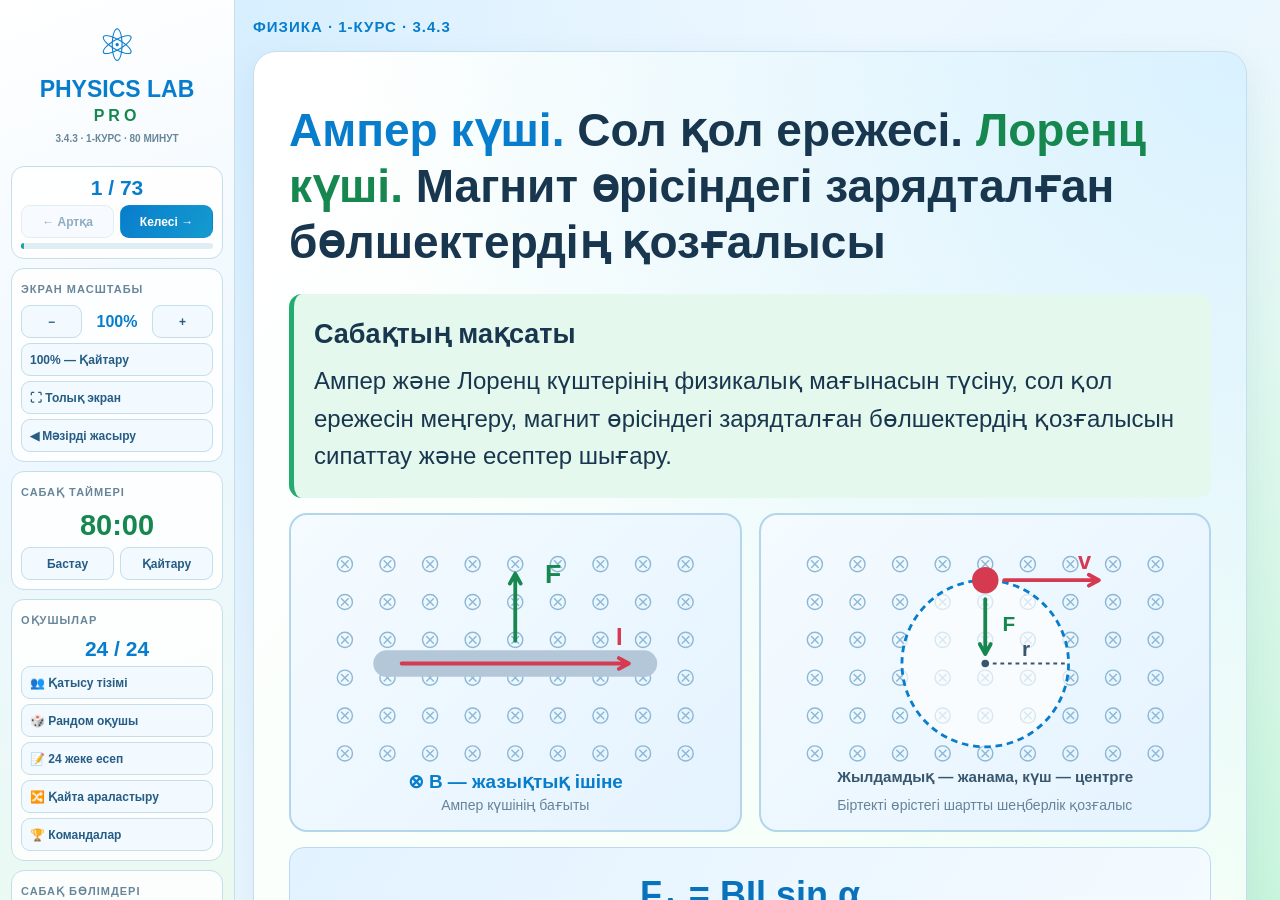
<file: fiz8/index.html>
<!DOCTYPE html>
<html lang="kk">
<head>
  <meta charset="UTF-8">
  <meta name="viewport" content="width=device-width, initial-scale=1">
  <title>PHYSICS LAB PRO — 3.4.3</title>
  <link rel="stylesheet" href="style.css">
</head>
<body>

<button id="menuToggle" onclick="toggleMenu()">☰</button>

<div id="app">
  <aside class="sidebar">
    <header class="brand">
      <div class="logo">⚛</div>
      <h2>PHYSICS LAB</h2>
      <b>PRO</b>
      <small>3.4.3 · 1-КУРС · 80 МИНУТ</small>
    </header>

    <section class="panel">
      <strong id="pageCount" class="counter"></strong>
      <div class="row">
        <button id="prev" onclick="go(-1)">← Артқа</button>
        <button id="next" class="primary" onclick="go(1)">Келесі →</button>
      </div>
      <div class="progress"><div id="progress"></div></div>
    </section>

    <section class="panel">
      <label>ЭКРАН МАСШТАБЫ</label>
      <div class="row">
        <button onclick="zoom(-25)">−</button>
        <b id="scale">100%</b>
        <button onclick="zoom(25)">+</button>
      </div>
      <button onclick="zoom(0)">100% — Қайтару</button>
      <button onclick="fullscreen()">⛶ Толық экран</button>
      <button onclick="toggleMenu()">◀ Мәзірді жасыру</button>
    </section>

    <section class="panel">
      <label>САБАҚ ТАЙМЕРІ</label>
      <strong id="timer">80:00</strong>
      <div class="row">
        <button id="timerBtn" onclick="toggleTimer()">Бастау</button>
        <button onclick="resetTimer()">Қайтару</button>
      </div>
    </section>

    <section class="panel">
      <label>ОҚУШЫЛАР</label>
      <strong id="attendanceCount" class="counter"></strong>
      <button onclick="openPanel('attendance')">👥 Қатысу тізімі</button>
      <button onclick="randomStudent()">🎲 Рандом оқушы</button>
      <button onclick="openPanel('taskPanel')">📝 24 жеке есеп</button>
      <button onclick="reshuffle()">🔀 Қайта араластыру</button>
      <button onclick="openPanel('teamPanel')">🏆 Командалар</button>
    </section>

    <section class="panel">
      <label>САБАҚ БӨЛІМДЕРІ</label>
      <nav id="menu"></nav>
    </section>

    <section class="panel">
      <label>ҚҰРАЛДАР</label>
      <button class="greenBtn" onclick="openBoard()">✎ Интерактивті тақта</button>
      <button onclick="openPanel('mathPanel')">🧮 Математика</button>
      <button onclick="openPanel('physicsPanel')">⚙ Физика</button>
      <button onclick="readPage()">🔊 Дауыстап оқу</button>
      <button onclick="stopReading()">■ Тоқтату</button>
    </section>

    <div class="clock">
      <small>АЛМАТЫ · UTC+5</small>
      <strong id="clock">00:00:00</strong>
      <small id="date"></small>
    </div>

    <footer>BY DARKHAN</footer>
  </aside>

  <main id="screen">
    <div id="stage"></div>
  </main>
</div>

<!-- ҚАТЫСУ ТІЗІМІ -->

<section id="attendance" class="floating wide hidden">
  <header class="handle">
    <b>👥 Қатысу тізімі</b>
    <button onclick="closePanel('attendance')">✕</button>
  </header>
  <p>Келмеген оқушылардың белгісін алып тастаңыз.</p>
  <div class="row">
    <button onclick="markAll(true)">Барлығы бар</button>
    <button onclick="markAll(false)">Барлығы жоқ</button>
  </div>
  <div id="students"></div>
  <button class="primary full" onclick="saveAttendance()">Сақтау</button>
</section>

<!-- ЖЕКЕ ЕСЕПТЕР -->

<section id="taskPanel" class="floating wide hidden">
  <header class="handle">
    <b>📝 Жеке есептер</b>
    <button onclick="closePanel('taskPanel')">✕</button>
  </header>
  <p id="taskCount"></p>
  <div id="taskList"></div>
  <button class="primary full" onclick="reshuffle()">Қайта араластыру</button>
</section>

<!-- РАНДОМ ОҚУШЫ -->

<section id="randomPanel" class="floating hidden">
  <header class="handle">
    <b>🎲 Кездейсоқ таңдау</b>
    <button onclick="closePanel('randomPanel')">✕</button>
  </header>
  <div id="randomName"></div>
  <button class="primary full" onclick="openRandomTask()">Есебін ашу</button>
  <button class="full" onclick="randomStudent()">Келесі оқушы</button>
</section>

<!-- КОМАНДАЛАР -->

<section id="teamPanel" class="floating wide hidden">
  <header class="handle">
    <b>🏆 3 команда</b>
    <button onclick="closePanel('teamPanel')">✕</button>
  </header>
  <div id="teams"></div>
  <button class="primary full" onclick="makeTeams(true)">Қайта бөлу</button>
</section>

<!-- МАТЕМАТИКАЛЫҚ КАЛЬКУЛЯТОР -->

<section id="mathPanel" class="floating mini hidden">
  <header class="handle">
    <b>МАТЕМАТИКА</b>
    <button onclick="closePanel('mathPanel')">✕</button>
  </header>
  <input id="mathDisplay" readonly placeholder="0">
  <div id="mathKeys"></div>
  <div id="mathResult" class="result">0</div>
</section>

<!-- ФИЗИКАЛЫҚ КАЛЬКУЛЯТОР -->

<section id="physicsPanel" class="floating mini hidden">
  <header class="handle">
    <b>ФИЗИКА</b>
    <button onclick="closePanel('physicsPanel')">✕</button>
  </header>
  <label>Формула</label>
  <select id="physicsFormula" onchange="selectFormula()"></select>
  <label>Табу керек</label>
  <select id="physicsUnknown" onchange="physicsInputs()"></select>
  <div id="physicsInputs"></div>
  <button class="primary full" onclick="calculatePhysics()">Есептеу</button>
  <div id="physicsResult" class="result">Нәтиже</div>
</section>

<!-- ИНТЕРАКТИВТІ ТАҚТА -->

<section id="board" class="hidden">
  <header class="boardHeader">
    <b>PHYSICS WHITEBOARD PRO</b>
    <button onclick="closeBoard()">✕ Сабаққа қайту</button>
  </header>

  <aside class="boardTools">
    <label>ТҮСТЕР</label>
    <div class="colors">
      <button style="--c:#19364f" onclick="color('#19364f')"></button>
      <button style="--c:#087dcc" onclick="color('#087dcc')"></button>
      <button style="--c:#df304b" onclick="color('#df304b')"></button>
      <button style="--c:#16874e" onclick="color('#16874e')"></button>
      <button style="--c:#e9b52c" onclick="color('#e9b52c')"></button>
      <button style="--c:#8b45db" onclick="color('#8b45db')"></button>
    </div>
    <input id="ink" type="color" value="#19364f" oninput="color(this.value)">

    <label>ҚАЛЫҢДЫҒЫ</label>
    <input id="penSize" type="range" min="1" max="50" value="5">

    <label>ЖАЗУ ҚҰРАЛДАРЫ</label>
    <button data-tool="pen" onclick="setTool('pen')">✎ Қалам</button>
    <button data-tool="marker" onclick="setTool('marker')">Маркер</button>
    <button data-tool="eraser" onclick="setTool('eraser')">Өшіргіш</button>
    <button data-tool="text" onclick="setTool('text')">T Мәтін</button>
    <button data-tool="hand" onclick="setTool('hand')">✋ Жылжыту</button>

    <label>ФИГУРАЛАР</label>
    <div class="shapes">
      <button data-tool="line" onclick="setTool('line')">╱</button>
      <button data-tool="arrow" onclick="setTool('arrow')">➜</button>
      <button data-tool="rect" onclick="setTool('rect')">▭</button>
      <button data-tool="circle" onclick="setTool('circle')">◯</button>
      <button data-tool="triangle" onclick="setTool('triangle')">△</button>
      <button onclick="toggleGrid()">▦</button>
    </div>

    <label>ТАҚТА БЕТТЕРІ</label>
    <div class="row">
      <button onclick="boardPage(-1)">◀</button>
      <b id="boardCount">1 / 1</b>
      <button onclick="boardPage(1)">▶</button>
    </div>
    <button onclick="newBoardPage()">+ Жаңа бет</button>
    <button onclick="deleteBoardPage()">Бетті өшіру</button>

    <label>МАСШТАБ</label>
    <div class="row">
      <button onclick="boardZoom(-25)">−</button>
      <b id="boardScale">100%</b>
      <button onclick="boardZoom(25)">+</button>
    </div>
    <button onclick="boardZoom(0)">100% — Қайтару</button>
    <div class="row">
      <button onclick="undo()">↶</button>
      <button onclick="redo()">↷</button>
    </div>
    <button onclick="clearBoard()">Тазалау</button>
    <button onclick="$('imageInput').click()">+ Сурет қосу</button>
    <input id="imageInput" type="file" accept="image/*"
      class="hidden" onchange="importImage(event)">
    <button class="primary" onclick="saveBoard()">↓ PNG сақтау</button>
    <button onclick="openPanel('mathPanel')">🧮 Математика</button>
    <button onclick="openPanel('physicsPanel')">⚙ Физика</button>
  </aside>

  <div id="boardViewport">
    <div id="paper">
      <canvas id="canvas" width="1600" height="900"></canvas>
    </div>
  </div>
</section>

<script src="script.js"></script>
</body>
</html>
</file>
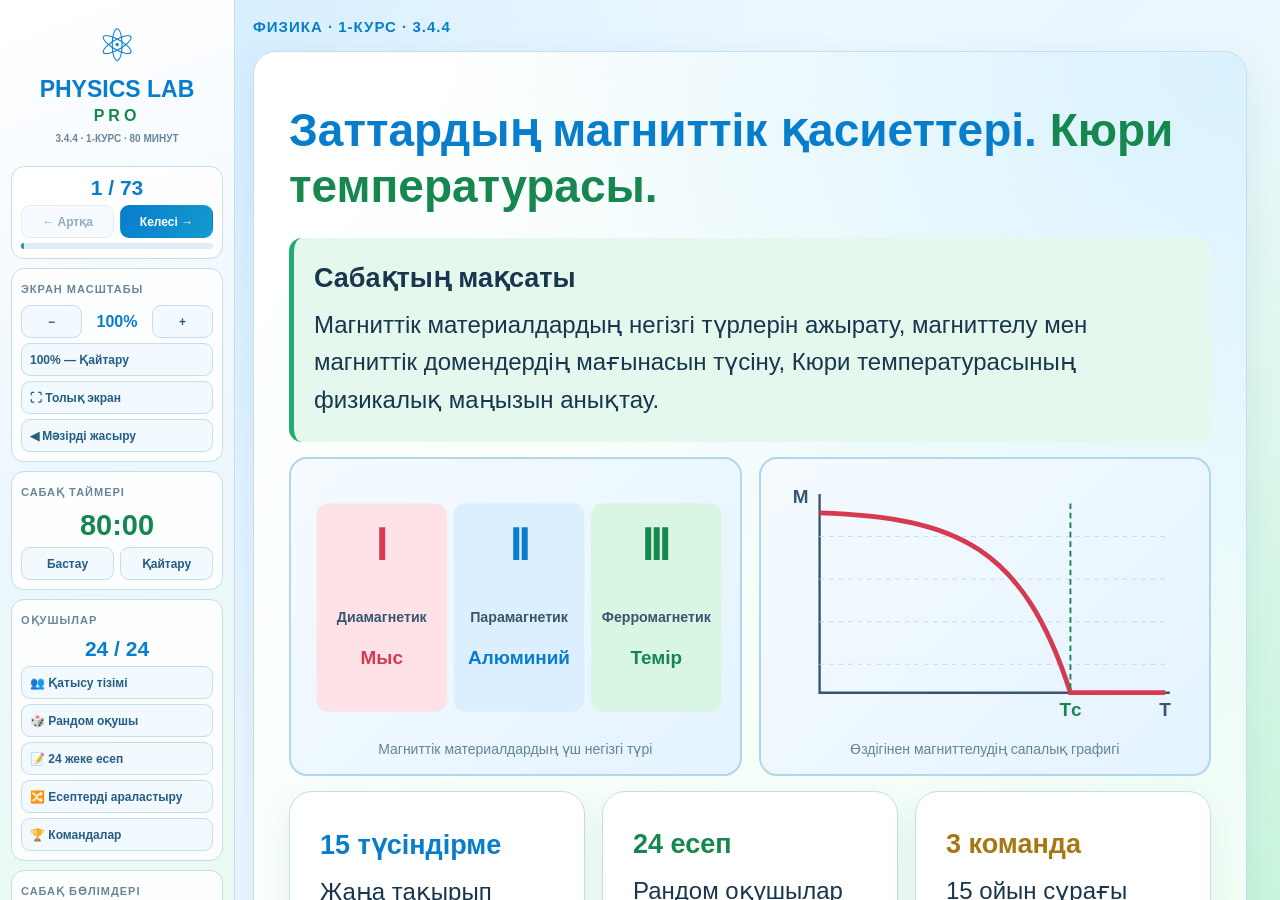
<file: fiz9/index.html>
<!DOCTYPE html>
<html lang="kk">
<head>
  <meta charset="UTF-8">
  <meta name="viewport" content="width=device-width, initial-scale=1">
  <title>PHYSICS LAB PRO — 3.4.4</title>
  <link rel="stylesheet" href="style.css">
</head>
<body>

<button id="menuToggle" onclick="toggleMenu()">☰</button>

<div id="app">
  <aside class="sidebar">
    <header class="brand">
      <div class="logo">⚛</div>
      <h2>PHYSICS LAB</h2>
      <b>PRO</b>
      <small>3.4.4 · 1-КУРС · 80 МИНУТ</small>
    </header>

    <section class="panel">
      <strong id="pageCount" class="counter"></strong>
      <div class="row">
        <button id="prev" onclick="go(-1)">← Артқа</button>
        <button id="next" class="primary" onclick="go(1)">Келесі →</button>
      </div>
      <div class="progress"><div id="progress"></div></div>
    </section>

    <section class="panel">
      <label>ЭКРАН МАСШТАБЫ</label>
      <div class="row">
        <button onclick="zoom(-25)">−</button>
        <b id="scale">100%</b>
        <button onclick="zoom(25)">+</button>
      </div>
      <button onclick="zoom(0)">100% — Қайтару</button>
      <button onclick="fullscreen()">⛶ Толық экран</button>
      <button onclick="toggleMenu()">◀ Мәзірді жасыру</button>
    </section>

    <section class="panel">
      <label>САБАҚ ТАЙМЕРІ</label>
      <strong id="timer">80:00</strong>
      <div class="row">
        <button id="timerBtn" onclick="toggleTimer()">Бастау</button>
        <button onclick="resetTimer()">Қайтару</button>
      </div>
    </section>

    <section class="panel">
      <label>ОҚУШЫЛАР</label>
      <strong id="attendanceCount" class="counter"></strong>
      <button onclick="openPanel('attendance')">👥 Қатысу тізімі</button>
      <button onclick="randomStudent()">🎲 Рандом оқушы</button>
      <button onclick="openPanel('taskPanel')">📝 24 жеке есеп</button>
      <button onclick="reshuffle()">🔀 Есептерді араластыру</button>
      <button onclick="openPanel('teamPanel')">🏆 Командалар</button>
    </section>

    <section class="panel">
      <label>САБАҚ БӨЛІМДЕРІ</label>
      <nav id="menu"></nav>
    </section>

    <section class="panel">
      <label>ҚҰРАЛДАР</label>
      <button class="greenBtn" onclick="openBoard()">✎ Интерактивті тақта</button>
      <button onclick="openPanel('mathPanel')">🧮 Математика</button>
      <button onclick="openPanel('physicsPanel')">⚙ Физика</button>
      <button onclick="readPage()">🔊 Дауыстап оқу</button>
      <button onclick="stopReading()">■ Тоқтату</button>
    </section>

    <div class="clock">
      <small>АЛМАТЫ · UTC+5</small>
      <strong id="clock">00:00:00</strong>
      <small id="date"></small>
    </div>

    <footer>BY DARKHAN</footer>
  </aside>

  <main id="screen">
    <div id="stage"></div>
  </main>
</div>

<!-- ҚАТЫСУ ТІЗІМІ -->

<section id="attendance" class="floating wide hidden">
  <header class="handle">
    <b>👥 Қатысу тізімі</b>
    <button onclick="closePanel('attendance')">✕</button>
  </header>

  <p>Келмеген оқушылардың белгісін алып тастаңыз.</p>

  <div class="row">
    <button onclick="markAll(true)">Барлығы бар</button>
    <button onclick="markAll(false)">Барлығы жоқ</button>
  </div>

  <div id="students"></div>
  <button class="primary full" onclick="saveAttendance()">Сақтау</button>
</section>

<!-- ЖЕКЕ ЕСЕПТЕР -->

<section id="taskPanel" class="floating wide hidden">
  <header class="handle">
    <b>📝 Жеке есептер</b>
    <button onclick="closePanel('taskPanel')">✕</button>
  </header>

  <p id="taskCount"></p>
  <div id="taskList"></div>
  <button class="primary full" onclick="reshuffle()">Қайта араластыру</button>
</section>

<!-- РАНДОМ ОҚУШЫ -->

<section id="randomPanel" class="floating hidden">
  <header class="handle">
    <b>🎲 Кездейсоқ таңдау</b>
    <button onclick="closePanel('randomPanel')">✕</button>
  </header>
  <div id="randomName"></div>
  <button class="primary full" onclick="openRandomTask()">Есебін ашу</button>
  <button class="full" onclick="randomStudent()">Келесі оқушы</button>
</section>

<!-- КОМАНДАЛАР -->

<section id="teamPanel" class="floating wide hidden">
  <header class="handle">
    <b>🏆 3 команда</b>
    <button onclick="closePanel('teamPanel')">✕</button>
  </header>
  <div id="teams"></div>
  <button class="primary full" onclick="makeTeams(true)">Қайта бөлу</button>
</section>

<!-- МАТЕМАТИКАЛЫҚ КАЛЬКУЛЯТОР -->

<section id="mathPanel" class="floating mini hidden">
  <header class="handle">
    <b>МАТЕМАТИКА</b>
    <button onclick="closePanel('mathPanel')">✕</button>
  </header>
  <input id="mathDisplay" readonly placeholder="0">
  <div id="mathKeys"></div>
  <div id="mathResult" class="result">0</div>
</section>

<!-- ФИЗИКАЛЫҚ КАЛЬКУЛЯТОР -->

<section id="physicsPanel" class="floating mini hidden">
  <header class="handle">
    <b>ФИЗИКА</b>
    <button onclick="closePanel('physicsPanel')">✕</button>
  </header>

  <label>Формула</label>
  <select id="physicsFormula" onchange="selectFormula()"></select>

  <label>Табу керек</label>
  <select id="physicsUnknown" onchange="physicsInputs()"></select>

  <div id="physicsInputs"></div>
  <button class="primary full" onclick="calculatePhysics()">Есептеу</button>
  <div id="physicsResult" class="result">Нәтиже</div>
</section>

<!-- ИНТЕРАКТИВТІ ТАҚТА -->

<section id="board" class="hidden">
  <header class="boardHeader">
    <b>PHYSICS WHITEBOARD PRO</b>
    <button onclick="closeBoard()">✕ Сабаққа қайту</button>
  </header>

  <aside class="boardTools">

    <label>ТҮСТЕР</label>
    <div class="colors">
      <button style="--c:#19364f" onclick="color('#19364f')"></button>
      <button style="--c:#087dcc" onclick="color('#087dcc')"></button>
      <button style="--c:#df304b" onclick="color('#df304b')"></button>
      <button style="--c:#16874e" onclick="color('#16874e')"></button>
      <button style="--c:#e9b52c" onclick="color('#e9b52c')"></button>
      <button style="--c:#8b45db" onclick="color('#8b45db')"></button>
    </div>

    <input id="ink" type="color" value="#19364f" oninput="color(this.value)">

    <label>ҚАЛЫҢДЫҒЫ</label>
    <input id="penSize" type="range" min="1" max="50" value="5">

    <label>ЖАЗУ ҚҰРАЛДАРЫ</label>
    <button data-tool="pen" onclick="setTool('pen')">✎ Қалам</button>
    <button data-tool="marker" onclick="setTool('marker')">Маркер</button>
    <button data-tool="eraser" onclick="setTool('eraser')">Өшіргіш</button>
    <button data-tool="text" onclick="setTool('text')">T Мәтін</button>
    <button data-tool="hand" onclick="setTool('hand')">✋ Жылжыту</button>

    <label>ФИГУРАЛАР</label>
    <div class="shapes">
      <button data-tool="line" onclick="setTool('line')">╱</button>
      <button data-tool="arrow" onclick="setTool('arrow')">➜</button>
      <button data-tool="rect" onclick="setTool('rect')">▭</button>
      <button data-tool="circle" onclick="setTool('circle')">◯</button>
      <button data-tool="triangle" onclick="setTool('triangle')">△</button>
      <button onclick="toggleGrid()">▦</button>
    </div>

    <label>ТАҚТА БЕТТЕРІ</label>
    <div class="row">
      <button onclick="boardPage(-1)">◀</button>
      <b id="boardCount">1 / 1</b>
      <button onclick="boardPage(1)">▶</button>
    </div>

    <button onclick="newBoardPage()">+ Жаңа бет</button>
    <button onclick="deleteBoardPage()">Бетті өшіру</button>

    <label>МАСШТАБ</label>
    <div class="row">
      <button onclick="boardZoom(-25)">−</button>
      <b id="boardScale">100%</b>
      <button onclick="boardZoom(25)">+</button>
    </div>

    <button onclick="boardZoom(0)">100% — Қайтару</button>

    <div class="row">
      <button onclick="undo()">↶</button>
      <button onclick="redo()">↷</button>
    </div>

    <button onclick="clearBoard()">Тазалау</button>
    <button onclick="$('imageInput').click()">+ Сурет қосу</button>

    <input id="imageInput" type="file" accept="image/*"
      class="hidden" onchange="importImage(event)">

    <button class="primary" onclick="saveBoard()">↓ PNG сақтау</button>
    <button onclick="openPanel('mathPanel')">🧮 Математика</button>
    <button onclick="openPanel('physicsPanel')">⚙ Физика</button>
  </aside>

  <div id="boardViewport">
    <div id="paper">
      <canvas id="canvas" width="1600" height="900"></canvas>
    </div>
  </div>
</section>

<script src="script.js"></script>
</body>
</html>
</file>
<file: fiz1/style.css>
:root {
  --blue: #087dcc;
  --green: #16874e;
  --red: #d63a50;
  --gold: #ad7b13;
  --ink: #19364f;
  --line: #c6ddea;
  --shadow: 0 12px 35px #24669915;
}

* {
  box-sizing: border-box;
}

html, body {
  width: 100%;
  height: 100%;
  margin: 0;
  overflow: hidden;
}

body, button, input, select {
  font-family: "Segoe UI", "Noto Sans", Arial, sans-serif;
}

body {
  color: var(--ink);
  background:
    radial-gradient(circle at 5% 10%, #cbeaff, transparent 45%),
    radial-gradient(circle at 95% 95%, #c9f5dd, transparent 45%),
    linear-gradient(135deg, #f9fcff, #eaf6ff, #effbf5);
}

button, input, select {
  font: inherit;
}

button {
  padding: 10px 12px;
  border: 1px solid var(--line);
  border-radius: 9px;
  background: #f2f9ff;
  color: #255d84;
  font-weight: 750;
  cursor: pointer;
  transition: background .15s;
}

button:hover:not(:disabled) {
  background: #dcefff;
}

button:disabled {
  opacity: .45;
  cursor: default;
}

.primary {
  background: linear-gradient(120deg, #087dcc, #149bcf);
  border-color: transparent;
  color: white;
}

.primary:hover:not(:disabled) {
  background: #066db7;
}

.green-button {
  background: #def8e9;
  color: #16874e;
  border-color: #b5e5c9;
}

.hidden {
  display: none !important;
}

.full {
  width: 100%;
}

.blue { color: var(--blue); font-weight: 800; }
.green { color: var(--green); font-weight: 800; }
.red { color: var(--red); font-weight: 800; }
.gold { color: var(--gold); font-weight: 800; }

.row {
  display: flex;
  align-items: center;
  gap: 6px;
}

.row > button {
  flex: 1;
}

.row > input {
  flex: 1;
  min-width: 0;
}

.label {
  font-size: 11px;
  color: #6b879b;
  font-weight: 900;
  letter-spacing: 1px;
  margin: 5px 0;
}

/* ==================================
   НЕГІЗГІ ЭКРАН
================================== */

.app {
  display: grid;
  grid-template-columns: 235px minmax(0, 1fr);
  height: 100dvh;
  width: 100%;
}

.app.menu-hidden {
  grid-template-columns: minmax(0, 1fr);
}

.app.menu-hidden .sidebar {
  display: none;
}

#menuToggle {
  position: fixed;
  top: 10px;
  left: 10px;
  z-index: 80;
  display: none;
  padding: 9px 13px;
  font-size: 22px;
  background: white;
  box-shadow: var(--shadow);
}

body.menu-hidden #menuToggle {
  display: block;
}

/* ==================================
   СОЛ ЖАҚ МӘЗІР
================================== */

.sidebar {
  min-height: 0;
  display: flex;
  flex-direction: column;
  gap: 9px;
  padding: 11px;
  border-right: 1px solid var(--line);
  background: linear-gradient(160deg, white, #edf7ff, #eafaf0);
  overflow-y: auto;
  scrollbar-width: thin;
}

.brand {
  text-align: center;
  padding: 6px 0 13px;
}

.logo {
  font-size: 45px;
  color: var(--blue);
  line-height: 1;
}

.brand h2 {
  font-size: 23px;
  color: var(--blue);
  margin: 5px 0 0;
  letter-spacing: 1px;
}

.brand > strong {
  font-size: 15px;
  color: var(--green);
  letter-spacing: 4px;
}

.brand small {
  display: block;
  color: #6b879b;
  font-size: 10px;
  font-weight: 800;
  margin-top: 7px;
}

.panel {
  display: flex;
  flex-direction: column;
  gap: 5px;
  padding: 9px;
  border: 1px solid var(--line);
  background: #ffffffdf;
  border-radius: 13px;
}

.panel button {
  text-align: left;
  font-size: 12px;
  min-height: 33px;
  padding: 8px;
}

.panel .row button {
  text-align: center;
  padding: 6px;
}

.counter {
  text-align: center;
  font-size: 21px;
  font-weight: 800;
  color: var(--blue);
}

.scale-label {
  min-width: 60px;
  text-align: center;
  color: var(--blue);
  font-size: 17px;
}

#lessonMenu {
  display: flex;
  flex-direction: column;
  gap: 5px;
}

#lessonMenu button.active,
.board-tools button.active {
  background: #087dcc;
  border-color: #087dcc;
  color: white;
}

.progress {
  background: #e0edf5;
  height: 6px;
  border-radius: 20px;
  overflow: hidden;
}

#progressFill {
  height: 100%;
  background: linear-gradient(90deg, #087dcc, #25bb81);
  width: 0;
}

.timer {
  font-size: 29px;
  color: var(--green);
  text-align: center;
  font-variant-numeric: tabular-nums;
}

.clock {
  padding: 10px 5px;
  border-radius: 12px;
  border: 1px solid var(--line);
  background: white;
  text-align: center;
}

.clock strong {
  display: block;
  color: var(--blue);
  font-size: 29px;
  font-variant-numeric: tabular-nums;
}

.clock small {
  color: #668399;
  font-size: 10px;
  font-weight: 800;
}

.author {
  color: #658198;
  font-size: 11px;
  font-weight: 900;
  text-align: center;
  letter-spacing: 2px;
  padding: 7px 0;
}

/* ==================================
   ҮЛКЕЙЕТІН ЖӘНЕ КІШІРЕЙЕТІН ЭКРАН
================================== */

.screen {
  min-width: 0;
  min-height: 0;
  overflow: auto;
  padding: 18px;
  scrollbar-width: thin;
  overscroll-behavior: contain;
}

.app.menu-hidden .screen {
  padding-top: 60px;
}

/* JavaScript осы блоктың масштабын өзгертеді */

#stage {
  width: 100%;
  margin: 0 auto;
  transform-origin: top left;
  zoom: 1;
}

.slide {
  width: 100%;
  animation: appear .2s ease-out;
}

@keyframes appear {
  from { opacity: .4; }
  to { opacity: 1; }
}

.eyebrow {
  font-size: 15px;
  color: var(--blue);
  font-weight: 900;
  letter-spacing: 1.4px;
}

.slide h1 {
  font-size: 46px;
  line-height: 1.2;
  margin: 15px 0 24px;
}

.slide h2 {
  font-size: 37px;
  line-height: 1.25;
  margin: 10px 0 24px;
}

.slide h3 {
  font-size: 27px;
  margin: 12px 0 15px;
}

.slide p,
.slide li {
  font-size: 24px;
  line-height: 1.6;
  margin: 12px 0;
}

.slide button {
  font-size: 17px;
}

.card {
  background: #ffffff;
  border: 1px solid var(--line);
  border-radius: 23px;
  padding: 25px 30px;
  margin-bottom: 18px;
  box-shadow: var(--shadow);
}

.hero {
  padding: 35px;
  background:
    radial-gradient(circle at top right, #d9f1ff, transparent 50%),
    linear-gradient(130deg, white, #f1fff5);
}

.definition, .example, .warning {
  padding: 12px 20px;
  margin: 15px 0;
  border-radius: 13px;
}

.definition {
  background: #e5f8ed;
  border-left: 5px solid #24ac70;
}

.example {
  background: #fff8df;
  border-left: 5px solid #e8bb4c;
}

.warning {
  background: #fff0f3;
  border-left: 5px solid #df6076;
}

.formula {
  font-family: "Cambria Math", "Segoe UI", Arial, sans-serif;
  font-size: 38px;
  font-weight: 700;
  line-height: 1.6;
  color: #0872bd;
  background: linear-gradient(120deg, #e2f2ff, #f5fbff);
  border: 1px solid #bbdaef;
  border-radius: 15px;
  padding: 18px;
  margin: 15px 0;
  text-align: center;
  overflow-wrap: anywhere;
}

.formula sub, .formula sup {
  font-size: .6em;
  line-height: 0;
}

.frac {
  display: inline-flex;
  vertical-align: middle;
  align-items: center;
  flex-direction: column;
  font-size: .88em;
  line-height: 1.2;
  margin: 4px;
}

.frac > span:first-child {
  border-bottom: 2px solid currentColor;
  padding: 0 10px 5px;
  width: 100%;
}

.frac > span:last-child {
  padding: 5px 10px 0;
}

.grid2, .grid3 {
  display: grid;
  gap: 17px;
}

.grid2 {
  grid-template-columns: repeat(2, minmax(0, 1fr));
}

.grid3 {
  grid-template-columns: repeat(3, minmax(0, 1fr));
}

.theory-layout {
  display: grid;
  grid-template-columns: minmax(0, .85fr) minmax(0, 1.15fr);
  align-items: center;
  gap: 22px;
}

.visual {
  background: #edf8ff;
  border: 2px solid #bddbed;
  border-radius: 17px;
  padding: 13px;
  text-align: center;
}

.visual svg {
  width: 100%;
  max-height: 240px;
  display: block;
}

.visual small {
  font-size: 13px;
  color: #668398;
}

.notebook {
  border-left: 7px solid #d78c9b;
  background: repeating-linear-gradient(
    0deg,
    white 0px,
    white 34px,
    #d8e9f5 35px,
    white 36px
  );
}

.level {
  display: inline-block;
  padding: 9px 19px;
  font-size: 17px;
  font-weight: 900;
  border-radius: 30px;
}

.easy { background: #d9f7e4; color: #157b47; }
.medium { background: #fff0c5; color: #997000; }
.hard { background: #ffe1e7; color: #b62f48; }

.data-line {
  padding: 13px 18px;
  margin: 12px 0;
  background: #edf7ff;
  border-radius: 10px;
  font-size: 23px;
}

.answer {
  background: #e7f9ee;
  border: 1px solid #b8e1c9;
  border-radius: 14px;
  margin-top: 18px;
  padding: 17px;
}

.plan-row {
  display: flex;
  align-items: center;
  justify-content: space-between;
  gap: 15px;
  padding: 13px 0;
  border-bottom: 1px solid var(--line);
  font-size: 22px;
}

/* ==================================
   КОМАНДАЛЫҚ ОЙЫН
================================== */

.team-turn {
  display: flex;
  flex-wrap: wrap;
  gap: 9px;
  margin: 15px 0;
}

.team-pill {
  padding: 11px 16px;
  background: white;
  border: 1px solid var(--line);
  border-radius: 30px;
  font-weight: 800;
}

.team-pill.active {
  color: white;
  background: var(--blue);
  border-color: var(--blue);
}

.player {
  padding: 18px;
  margin: 15px 0;
  border: 2px solid #afd8ef;
  border-radius: 14px;
  background: #e7f4ff;
  font-size: 23px;
}

.player strong {
  color: var(--blue);
  font-size: 29px;
}

.question {
  font-size: 34px !important;
  font-weight: 800;
}

.choices {
  display: grid;
  grid-template-columns: 1fr 1fr;
  gap: 15px;
  margin: 20px 0;
}

.slide .choice {
  min-height: 85px;
  padding: 18px;
  font-size: 24px;
  text-align: left;
  background: #f6fbff;
  border: 2px solid var(--line);
}

.choice:disabled {
  opacity: 1;
}

.slide .choice.correct {
  background: #cef4db;
  border-color: #26ae70;
  color: #117840;
}

.slide .choice.wrong {
  background: #ffe1e7;
  border-color: #e67388;
  color: #b42f48;
}

.score {
  font-size: 42px;
  font-weight: 900;
  color: var(--green);
}

.team-card {
  margin: 10px 0;
  padding: 15px;
  background: white;
  border: 1px solid var(--line);
  border-radius: 13px;
}

/* ==================================
   ҚОЗҒАЛМАЛЫ ТЕРЕЗЕЛЕР
================================== */

.floating {
  position: fixed;
  top: 80px;
  right: 15px;
  z-index: 150;
  width: 300px;
  max-width: calc(100vw - 10px);
  max-height: calc(100dvh - 10px);
  overflow-y: auto;
  padding: 12px;
  border: 1px solid #accfe5;
  border-radius: 14px;
  background: white;
  box-shadow: 0 14px 45px #173b5735;
}

.floating.wide {
  width: 500px;
}

.window-title {
  display: flex;
  align-items: center;
  justify-content: space-between;
  gap: 5px;
  background: #e5f4ff;
  color: var(--blue);
  border-radius: 8px;
  padding: 9px;
  font-size: 15px;
  cursor: grab;
  user-select: none;
  touch-action: none;
}

.window-title button {
  padding: 3px 7px;
}

#students {
  display: grid;
  grid-template-columns: 1fr 1fr;
  gap: 6px;
  max-height: 330px;
  overflow-y: auto;
  margin: 10px 0;
}

.student {
  display: flex;
  align-items: center;
  gap: 7px;
  background: #e8f9ef;
  border: 1px solid #bce6cb;
  border-radius: 8px;
  padding: 9px;
  font-weight: 700;
  font-size: 14px;
}

.student.absent {
  background: #fff0f3;
  border-color: #f0c5ce;
  color: var(--red);
}

input[type="checkbox"] {
  accent-color: var(--green);
  width: 18px;
  height: 18px;
}

input:not([type="checkbox"]):not([type="range"]):not([type="color"]),
select {
  width: 100%;
  border: 1px solid var(--line);
  border-radius: 7px;
  padding: 8px;
  margin: 5px 0;
  background: #f4faff;
  color: var(--ink);
}

/* ==================================
   ӨТЕ КІШКЕНТАЙ КАЛЬКУЛЯТОР
================================== */

#mathPanel {
  width: 175px;
}

#physicsPanel {
  width: 190px;
  right: 200px;
}

.floating.mini {
  padding: 5px;
  border-radius: 10px;
  background: #f2f9ff;
  cursor: grab;
  user-select: none;
  touch-action: none;
}

.floating.mini.dragging {
  cursor: grabbing;
}

.mini .window-title {
  font-size: 10px;
  padding: 5px;
  border-radius: 5px;
}

.mini .window-title button {
  font-size: 9px;
  padding: 2px 5px;
}

#mathDisplay {
  height: 30px;
  font-size: 16px;
  text-align: right;
  padding: 4px;
  margin: 4px 0;
  background: white;
  cursor: grab;
}

.math-keys {
  display: grid;
  grid-template-columns: repeat(4, 1fr);
  gap: 3px;
}

.math-keys button {
  min-width: 0;
  padding: 0;
  height: 23px;
  border-radius: 5px;
  font-size: 10px;
  background: white;
  touch-action: none;
}

.math-keys .primary {
  background: var(--blue);
  color: white;
}

.mini label {
  display: block;
  font-size: 10px;
  font-weight: 750;
  margin-top: 4px;
}

#physicsPanel input,
#physicsPanel select {
  height: 26px;
  font-size: 10px;
  padding: 3px;
  margin: 3px 0;
}

#physicsPanel .full {
  margin-top: 4px;
  font-size: 10px;
  padding: 6px;
}

.result {
  padding: 6px;
  margin-top: 5px;
  border: 1px solid #bae1c9;
  border-radius: 6px;
  background: #e1f7ea;
  color: var(--green);
  font-size: 12px;
  font-weight: 800;
  overflow-wrap: anywhere;
}

/* ==================================
   ИНТЕРАКТИВТІ ТАҚТА
================================== */

.board {
  position: fixed;
  inset: 0;
  z-index: 100;
  display: grid;
  grid-template-columns: 190px minmax(0, 1fr);
  grid-template-rows: 55px minmax(0, 1fr);
  background: #e5eef5;
}

.board-header {
  grid-column: 1 / -1;
  display: flex;
  align-items: center;
  justify-content: space-between;
  gap: 10px;
  padding: 10px 18px;
  background: white;
  border-bottom: 1px solid var(--line);
  color: var(--blue);
}

.board-header button {
  font-size: 12px;
}

.board-tools {
  padding: 9px;
  background: #f8fcff;
  display: flex;
  flex-direction: column;
  gap: 5px;
  overflow-y: auto;
  border-right: 1px solid var(--line);
  scrollbar-width: thin;
}

.board-tools > button {
  text-align: left;
  font-size: 12px;
  padding: 8px;
}

.board-tools label {
  font-size: 12px;
}

.board-tools .row {
  justify-content: space-between;
  font-size: 12px;
}

.board-tools .row button {
  padding: 6px;
}

.colors {
  display: grid;
  grid-template-columns: repeat(6, 1fr);
  gap: 4px;
}

.colors button {
  width: 21px;
  height: 21px;
  border: 2px solid white;
  border-radius: 50%;
  background: var(--c);
  padding: 0;
  box-shadow: 0 0 0 1px #adc9db;
}

.colors button:hover {
  background: var(--c);
}

#inkColor {
  width: 100%;
  height: 27px;
  background: none;
  border: none;
}

input[type="range"] {
  width: 100%;
  accent-color: var(--blue);
}

.shape-grid {
  display: grid;
  grid-template-columns: repeat(3, 1fr);
  gap: 5px;
}

.shape-grid button {
  padding: 6px;
  font-size: 18px;
}

.board-viewport {
  min-width: 0;
  min-height: 0;
  overflow: auto;
  padding: 12px;
  background: #dce8f1;
}

.paper {
  position: relative;
  margin: 0 auto;
  background: white;
  box-shadow: 0 7px 30px #19364f26;
}

#canvas {
  display: block;
  width: 100%;
  height: auto;
  touch-action: none;
  cursor: crosshair;
}

.eraser-cursor {
  position: absolute;
  pointer-events: none;
  border-radius: 50%;
  background: #087dcc25;
  border: 1px solid #087dcc;
  transform: translate(-50%, -50%);
}

/* ==================================
   ТЕЛЕФОН ЖӘНЕ КІШІ ЭКРАНДАР
================================== */

@media (max-width: 1000px) {
  .app {
    grid-template-columns: 205px minmax(0, 1fr);
  }

  .slide h1 { font-size: 38px; }
  .slide h2 { font-size: 31px; }

  .slide p,
  .slide li {
    font-size: 21px;
  }

  .theory-layout {
    grid-template-columns: 1fr;
  }
}

@media (max-width: 650px) {
  .app {
    grid-template-columns: 145px minmax(0, 1fr);
  }

  .sidebar {
    padding: 5px;
  }

  .brand h2 {
    font-size: 16px;
  }

  .panel {
    padding: 5px;
  }

  .panel button {
    font-size: 10px;
  }

  .screen {
    padding: 8px;
  }

  .slide h1 { font-size: 28px; }
  .slide h2 { font-size: 24px; }
  .slide h3 { font-size: 20px; }

  .slide p,
  .slide li {
    font-size: 18px;
  }

  .formula {
    font-size: 27px;
  }

  .card, .hero {
    padding: 15px;
  }

  .grid2, .grid3, .choices {
    grid-template-columns: 1fr;
  }

  .board {
    grid-template-columns: 135px minmax(0, 1fr);
  }

  .board-tools {
    padding: 5px;
  }

  .colors {
    grid-template-columns: repeat(3, 1fr);
  }

  #students {
    grid-template-columns: 1fr;
  }

  #physicsPanel {
    right: 5px;
  }
}
</file>
<file: fiz10/style.css>
:root {
  --blue:#087dcc;
  --green:#16874e;
  --red:#d63a50;
  --gold:#a67813;
  --ink:#19364f;
  --line:#c6ddea;
  --shadow:0 12px 35px #24669918;
}

* { box-sizing:border-box; }

html,body {
  margin:0;
  width:100%;
  height:100%;
  overflow:hidden;
}

body {
  font-family:"Segoe UI","Noto Sans",Arial,sans-serif;
  color:var(--ink);
  background:
    radial-gradient(circle at top left,#cbeaff,transparent 55%),
    radial-gradient(circle at bottom right,#c9f5dd,transparent 55%),
    linear-gradient(135deg,#f9fcff,#eaf6ff,#effbf5);
}

button,input,select { font:inherit; }

button {
  padding:10px 12px;
  border:1px solid var(--line);
  border-radius:9px;
  background:#f2f9ff;
  color:#255d84;
  font-weight:700;
  cursor:pointer;
}

button:hover:not(:disabled) { background:#dcefff; }
button:disabled { opacity:.5; cursor:default; }
button:focus-visible { outline:2px solid var(--blue); }

.primary {
  color:white;
  background:linear-gradient(120deg,#087dcc,#149bcf);
  border-color:transparent;
}

.primary:hover:not(:disabled) { background:#066db7; }
.hidden { display:none!important; }
.full { width:100%; }
.greenBtn { background:#ddf8e8; color:var(--green); }
.blue { color:var(--blue); font-weight:800; }
.green { color:var(--green); font-weight:800; }
.red { color:var(--red); font-weight:800; }
.gold { color:var(--gold); font-weight:800; }

.row { display:flex; align-items:center; gap:6px; }
.row>button { flex:1; }

/* СОЛ ЖАҚ МӘЗІР */

#app {
  display:grid;
  grid-template-columns:235px minmax(0,1fr);
  height:100dvh;
}

.sidebar {
  display:flex;
  flex-direction:column;
  gap:9px;
  min-height:0;
  padding:11px;
  overflow:auto;
  scrollbar-width:thin;
  background:linear-gradient(160deg,white,#edf7ff,#eafaf0);
  border-right:1px solid var(--line);
}

#app.menuHidden { grid-template-columns:minmax(0,1fr); }
#app.menuHidden .sidebar { display:none; }
#app.menuHidden #screen { padding-top:60px; }

#menuToggle {
  display:none;
  position:fixed;
  top:10px;
  left:10px;
  z-index:90;
  font-size:22px;
  background:white;
  box-shadow:var(--shadow);
}

body.menuHidden #menuToggle { display:block; }

.brand { text-align:center; padding:8px 0 13px; }
.logo { font-size:45px; color:var(--blue); }
.brand h2 { color:var(--blue); font-size:23px; margin:4px 0; }
.brand b { color:var(--green); letter-spacing:4px; }

.brand small {
  display:block;
  margin-top:8px;
  font-size:10px;
  color:#68869a;
  font-weight:800;
}

.panel {
  display:flex;
  flex-direction:column;
  gap:5px;
  padding:9px;
  background:#ffffffdf;
  border:1px solid var(--line);
  border-radius:13px;
}

.panel label,.boardTools label {
  font-size:11px;
  font-weight:900;
  letter-spacing:1px;
  color:#68869a;
  margin:5px 0;
}

.panel button {
  min-height:33px;
  padding:8px;
  font-size:12px;
  text-align:left;
}

.panel .row button { text-align:center; }
.counter { text-align:center; font-size:21px; color:var(--blue); }
#scale { min-width:58px; text-align:center; color:var(--blue); }
#menu { display:flex; flex-direction:column; gap:5px; }

#menu button.active,.boardTools button.active {
  color:white;
  background:var(--blue);
}

.progress {
  height:6px;
  border-radius:20px;
  overflow:hidden;
  background:#e0edf5;
}

#progress {
  height:100%;
  background:linear-gradient(90deg,#087dcc,#25bb81);
}

#timer {
  text-align:center;
  font-size:29px;
  color:var(--green);
  font-variant-numeric:tabular-nums;
}

.clock {
  text-align:center;
  padding:10px;
  background:white;
  border:1px solid var(--line);
  border-radius:12px;
}

.clock strong {
  display:block;
  font-size:29px;
  color:var(--blue);
  font-variant-numeric:tabular-nums;
}

.clock small { font-size:10px; color:#668399; font-weight:800; }

footer {
  text-align:center;
  padding:7px;
  font-size:11px;
  font-weight:900;
  letter-spacing:2px;
  color:#658198;
}

/* НЕГІЗГІ ЭКРАН */

#screen {
  min-width:0;
  min-height:0;
  overflow:auto;
  padding:18px;
  scrollbar-gutter:stable;
  overscroll-behavior:contain;
}

#stage { width:100%; margin:0 auto; }
.slide { animation:appear .2s ease-out; }

@keyframes appear {
  from { opacity:.4; }
  to { opacity:1; }
}

.eyebrow {
  color:var(--blue);
  font-size:15px;
  font-weight:900;
  letter-spacing:1px;
}

.slide h1 { font-size:46px; line-height:1.22; margin:15px 0 24px; }
.slide h2 { font-size:37px; line-height:1.25; margin:10px 0 24px; }
.slide h3 { font-size:27px; margin:12px 0; }
.slide p,.slide li { font-size:24px; line-height:1.55; margin:12px 0; }
.slide button { font-size:17px; }

.card {
  padding:25px 30px;
  margin:15px 0;
  background:white;
  border:1px solid var(--line);
  border-radius:23px;
  box-shadow:var(--shadow);
  overflow-wrap:break-word;
}

.hero {
  padding:35px;
  background:
    radial-gradient(circle at top right,#d9f1ff,transparent 55%),
    linear-gradient(130deg,white,#f1fff5);
}

.definition,.example,.warning {
  padding:12px 20px;
  margin:15px 0;
  border-radius:13px;
}

.definition { background:#e5f8ed; border-left:5px solid #24ac70; }
.example { background:#fff8df; border-left:5px solid #e8bb4c; }
.warning { background:#fff0f3; border-left:5px solid #df6076; }

/* ФОРМУЛАЛАР */

.formula {
  font-family:"Cambria Math","Segoe UI",Arial,sans-serif;
  font-size:36px;
  font-weight:700;
  color:#0872bd;
  text-align:center;
  line-height:1.6;
  padding:18px;
  margin:15px 0;
  background:linear-gradient(120deg,#e2f2ff,#f5fbff);
  border:1px solid #bbdaef;
  border-radius:15px;
  overflow-wrap:anywhere;
}

.formula sup,.formula sub { font-size:.65em; line-height:0; }

.frac {
  display:inline-flex;
  flex-direction:column;
  align-items:center;
  vertical-align:middle;
  font-size:.88em;
  line-height:1.25;
  margin:4px;
}

.frac>span:first-child {
  width:100%;
  padding:0 10px 5px;
  border-bottom:2px solid currentColor;
}

.frac>span:last-child { padding:5px 10px 0; }

.grid2,.grid3 { display:grid; gap:17px; align-items:start; }
.grid2 { grid-template-columns:repeat(2,minmax(0,1fr)); }
.grid3 { grid-template-columns:repeat(3,minmax(0,1fr)); }

.visual {
  padding:16px;
  background:linear-gradient(135deg,#f5fbff,#e4f3ff);
  border:2px solid #b3d6ed;
  border-radius:18px;
  text-align:center;
}

.visual svg { display:block; width:100%; max-height:320px; }
.visual small { font-size:14px; color:#668398; }

.notebook {
  border-left:7px solid #d78c9b;
  background:repeating-linear-gradient(
    0deg,white 0px,white 34px,#d8e9f5 35px,white 36px
  );
}

.planRow {
  display:flex;
  justify-content:space-between;
  gap:15px;
  padding:14px 0;
  font-size:22px;
  border-bottom:1px solid var(--line);
}

table { width:100%; border-collapse:collapse; font-size:23px; }
th,td { padding:15px; border:1px solid var(--line); text-align:left; }
th { background:#dcefff; color:var(--blue); }
td { background:#fff; }

/* ЖЕКЕ ЕСЕПТЕР */

.studentBanner {
  display:flex;
  align-items:center;
  gap:20px;
  padding:22px;
  margin:18px 0;
  background:linear-gradient(120deg,#d9efff,#effbf5);
  border:2px solid #acd7ee;
  border-radius:20px;
}

.avatar {
  width:80px;
  height:80px;
  flex-shrink:0;
  display:grid;
  place-items:center;
  border-radius:24px;
  background:linear-gradient(135deg,#087dcc,#21ad88);
  color:white;
  font-size:40px;
  font-weight:900;
}

.studentBanner h1 { margin:5px 0; color:var(--blue); }

.level {
  display:inline-block;
  padding:8px 16px;
  border-radius:25px;
  font-size:16px;
  font-weight:900;
}

.easy { background:#d9f7e4; color:#157b47; }
.medium { background:#fff0c5; color:#997000; }
.hard { background:#ffe1e7; color:#b62f48; }

.problem { font-size:30px!important; font-weight:750; }

.data {
  padding:13px 18px;
  margin:12px 0;
  background:#edf7ff;
  border-radius:10px;
  font-size:23px;
}

.answer {
  padding:17px;
  margin-top:18px;
  background:#e7f9ee;
  border:1px solid #b8e1c9;
  border-radius:14px;
}

.actions { display:flex; flex-wrap:wrap; gap:9px; margin-top:18px; }
.done { background:#d5f5df; color:var(--green); border-color:#91d8ad; }

/* КОМАНДАЛЫҚ ОЙЫН */

.teamTurn { display:flex; flex-wrap:wrap; gap:9px; margin:15px 0; }

.teamPill {
  padding:11px 16px;
  border:1px solid var(--line);
  border-radius:25px;
  background:white;
  font-weight:800;
}

.teamPill.active { background:var(--blue); color:white; }

.player {
  padding:18px;
  margin:15px 0;
  background:#e7f4ff;
  border:2px solid #afd8ef;
  border-radius:14px;
  font-size:23px;
}

.player strong { font-size:32px; color:var(--blue); }
.question { font-size:34px!important; font-weight:800; }

.choices {
  display:grid;
  grid-template-columns:1fr 1fr;
  gap:15px;
  margin:20px 0;
}

.slide .choice {
  min-height:85px;
  padding:18px;
  background:#f6fbff;
  border:2px solid var(--line);
  font-size:24px;
  text-align:left;
}

.choice:disabled { opacity:1; }
.slide .choice.correct { background:#cef4db; color:#117840; border-color:#26ae70; }
.slide .choice.wrong { background:#ffe1e7; color:#b42f48; border-color:#e67388; }

.score { font-size:42px; font-weight:900; color:var(--green); }

.teamCard {
  padding:12px;
  margin:10px 0;
  border:1px solid var(--line);
  border-radius:12px;
}

/* ҚОЗҒАЛМАЛЫ ТЕРЕЗЕЛЕР */

.floating {
  position:fixed;
  top:80px;
  right:15px;
  z-index:150;
  width:300px;
  max-width:calc(100vw - 8px);
  max-height:calc(100dvh - 8px);
  overflow:auto;
  padding:12px;
  background:white;
  border:1px solid #accfe5;
  border-radius:14px;
  box-shadow:0 14px 45px #173b5735;
}

.floating.wide { width:500px; }

.handle {
  display:flex;
  align-items:center;
  justify-content:space-between;
  gap:5px;
  padding:9px;
  background:#e5f4ff;
  color:var(--blue);
  border-radius:8px;
  font-size:15px;
  cursor:grab;
  touch-action:none;
  user-select:none;
}

.handle button { padding:3px 7px; }

#students,#taskList {
  display:grid;
  grid-template-columns:1fr 1fr;
  gap:6px;
  max-height:350px;
  overflow:auto;
  margin:10px 0;
}

.student {
  display:flex;
  align-items:center;
  gap:7px;
  padding:10px;
  background:#e8f9ef;
  border:1px solid #bce6cb;
  border-radius:8px;
  font-size:16px;
  font-weight:700;
}

.student.absent { background:#fff0f3; color:var(--red); }
.student input { width:18px; height:18px; accent-color:var(--green); }

#taskList button { text-align:left; }
#taskList small { display:block; font-size:11px; }

#randomName {
  padding:30px 10px;
  margin:12px 0;
  background:#e5f4ff;
  border-radius:12px;
  font-size:34px;
  font-weight:900;
  text-align:center;
  color:var(--blue);
}

input:not([type=checkbox]):not([type=range]):not([type=color]),select {
  width:100%;
  min-width:0;
  padding:8px;
  margin:5px 0;
  background:#f4faff;
  border:1px solid var(--line);
  border-radius:7px;
  color:var(--ink);
}

input[type=range] { width:100%; accent-color:var(--blue); }

/* ШАҒЫН КАЛЬКУЛЯТОРЛАР */

#mathPanel { width:170px; }
#physicsPanel { width:185px; right:195px; }

.mini {
  padding:5px;
  background:#f2f9ff;
  border-radius:10px;
  cursor:grab;
  touch-action:none;
  user-select:none;
}

.mini .handle { font-size:10px; padding:5px; }
.mini .handle button { font-size:10px; padding:2px 5px; }

#mathDisplay {
  height:30px;
  padding:4px;
  text-align:right;
  background:white;
  font-size:16px;
}

#mathKeys {
  display:grid;
  grid-template-columns:repeat(4,minmax(0,1fr));
  gap:3px;
}

#mathKeys button {
  min-width:0;
  height:23px;
  padding:0;
  font-size:10px;
  border-radius:5px;
}

.mini label { display:block; font-size:10px; font-weight:750; margin-top:4px; }

#physicsPanel input,#physicsPanel select {
  height:26px;
  padding:3px;
  font-size:10px;
  margin:3px 0;
}

#physicsPanel .full { padding:6px; font-size:10px; }

.result {
  padding:6px;
  margin-top:5px;
  background:#e1f7ea;
  border:1px solid #bae1c9;
  border-radius:6px;
  color:var(--green);
  font-size:12px;
  font-weight:800;
  overflow-wrap:anywhere;
}

/* ИНТЕРАКТИВТІ ТАҚТА */

#board {
  position:fixed;
  inset:0;
  z-index:100;
  display:grid;
  grid-template-columns:185px minmax(0,1fr);
  grid-template-rows:55px minmax(0,1fr);
  background:#dce8f1;
}

.boardHeader {
  grid-column:1/-1;
  display:flex;
  align-items:center;
  justify-content:space-between;
  padding:10px 18px;
  background:white;
  color:var(--blue);
  border-bottom:1px solid var(--line);
}

.boardTools {
  display:flex;
  flex-direction:column;
  gap:5px;
  padding:9px;
  overflow:auto;
  background:#f8fcff;
  border-right:1px solid var(--line);
}

.boardTools>button { font-size:12px; padding:8px; text-align:left; }
.boardTools .row { font-size:12px; }
.boardTools .row button { padding:6px; }

.colors { display:grid; grid-template-columns:repeat(6,1fr); gap:4px; }

.colors button {
  width:21px;
  height:21px;
  padding:0;
  background:var(--c);
  border:2px solid white;
  border-radius:50%;
  box-shadow:0 0 0 1px #adc9db;
}

.colors button:hover { background:var(--c); }
#ink { width:100%; height:28px; border:0; }

.shapes { display:grid; grid-template-columns:repeat(3,1fr); gap:5px; }
.shapes button { padding:6px; font-size:18px; }

#boardViewport { min-width:0; min-height:0; overflow:auto; padding:12px; }

#paper {
  position:relative;
  margin:0 auto;
  background:white;
  box-shadow:0 7px 30px #19364f26;
}

#canvas {
  display:block;
  width:100%;
  height:auto;
  cursor:crosshair;
  touch-action:none;
}

/* МОБИЛЬДІ ЭКРАН */

@media(max-width:1000px) {
  #app { grid-template-columns:200px minmax(0,1fr); }
  .slide h1 { font-size:38px; }
  .slide h2 { font-size:30px; }
  .slide p,.slide li { font-size:21px; }
  .grid2 { grid-template-columns:1fr; }
}

@media(max-width:650px) {
  #app { grid-template-columns:145px minmax(0,1fr); }
  .sidebar,.panel { padding:5px; }
  .brand h2 { font-size:16px; }
  .panel button { font-size:10px; }
  #screen { padding:8px; }
  .card,.hero { padding:15px; }
  .slide h1 { font-size:28px; }
  .slide h2 { font-size:24px; }
  .slide h3 { font-size:20px; }
  .slide p,.slide li { font-size:18px; }
  .formula { font-size:25px; }
  .problem { font-size:22px!important; }
  .grid3,.choices,#students,#taskList { grid-template-columns:1fr; }
  .studentBanner { padding:10px; gap:10px; }
  .avatar { width:45px; height:45px; font-size:22px; }
  #board { grid-template-columns:135px minmax(0,1fr); }
  .colors { grid-template-columns:repeat(3,1fr); }
  #physicsPanel { right:5px; }
  th,td { padding:7px; font-size:15px; }
}
</file>
<file: fiz2/style.css>
:root {
  --blue:#087dcc;
  --green:#16874e;
  --red:#d63a50;
  --gold:#ad7b13;
  --ink:#19364f;
  --line:#c6ddea;
  --shadow:0 12px 35px #24669915;
}

* { box-sizing:border-box; }

html,body {
  width:100%;
  height:100%;
  margin:0;
  overflow:hidden;
}

body {
  font-family:"Segoe UI","Noto Sans",Arial,sans-serif;
  color:var(--ink);
  background:
    radial-gradient(circle at top left,#cbeaff,transparent 50%),
    radial-gradient(circle at bottom right,#c9f5dd,transparent 50%),
    linear-gradient(135deg,#f9fcff,#eaf6ff,#effbf5);
}

button,input,select { font:inherit; }

button {
  padding:10px 12px;
  border:1px solid var(--line);
  border-radius:9px;
  background:#f2f9ff;
  color:#255d84;
  font-weight:700;
  cursor:pointer;
}

button:hover:not(:disabled) { background:#dcefff; }
button:disabled { opacity:.45; cursor:default; }
button:focus-visible { outline:2px solid var(--blue); }

.primary {
  color:white;
  border-color:transparent;
  background:linear-gradient(120deg,#087dcc,#149bcf);
}

.primary:hover:not(:disabled) { background:#066db7; }
.green-button { color:var(--green); background:#def8e9; }

.hidden { display:none!important; }
.full { width:100%; }
.blue { color:var(--blue); font-weight:800; }
.green { color:var(--green); font-weight:800; }
.red { color:var(--red); font-weight:800; }
.gold { color:var(--gold); font-weight:800; }

.row {
  display:flex;
  align-items:center;
  gap:6px;
}

.row>button { flex:1; }

.label {
  font-size:11px;
  color:#68869a;
  font-weight:900;
  letter-spacing:1px;
  margin:5px 0;
}

/* СОЛ ЖАҚ МӘЗІР */

.app {
  display:grid;
  grid-template-columns:235px minmax(0,1fr);
  height:100dvh;
}

.sidebar {
  display:flex;
  flex-direction:column;
  gap:9px;
  min-height:0;
  padding:11px;
  overflow-y:auto;
  scrollbar-width:thin;
  background:linear-gradient(160deg,white,#edf7ff,#eafaf0);
  border-right:1px solid var(--line);
}

.app.menu-hidden {
  grid-template-columns:minmax(0,1fr);
}

.app.menu-hidden .sidebar { display:none; }
.app.menu-hidden .screen { padding-top:60px; }

#showMenu {
  display:none;
  position:fixed;
  top:10px;
  left:10px;
  z-index:80;
  font-size:22px;
  background:white;
  box-shadow:var(--shadow);
}

body.menu-hidden #showMenu { display:block; }

.brand {
  text-align:center;
  padding:8px 0 13px;
}

.logo {
  font-size:45px;
  color:var(--blue);
  line-height:1;
}

.brand h2 {
  margin:6px 0 0;
  font-size:23px;
  color:var(--blue);
}

.brand strong {
  color:var(--green);
  letter-spacing:4px;
}

.brand small {
  display:block;
  margin-top:8px;
  font-size:10px;
  font-weight:800;
  color:#68869a;
}

.panel {
  display:flex;
  flex-direction:column;
  gap:5px;
  padding:9px;
  background:#ffffffdf;
  border:1px solid var(--line);
  border-radius:13px;
}

.panel button {
  font-size:12px;
  min-height:33px;
  padding:8px;
  text-align:left;
}

.panel .row button { text-align:center; }

.counter {
  text-align:center;
  color:var(--blue);
  font-size:21px;
}

#scaleLabel {
  min-width:58px;
  text-align:center;
  color:var(--blue);
}

#lessonMenu {
  display:flex;
  flex-direction:column;
  gap:5px;
}

#lessonMenu button.active,
.board-tools button.active {
  background:var(--blue);
  color:white;
}

.progress {
  height:6px;
  overflow:hidden;
  border-radius:20px;
  background:#e0edf5;
}

#progressFill {
  width:0;
  height:100%;
  background:linear-gradient(90deg,#087dcc,#25bb81);
  transition:width .2s;
}

.timer {
  font-size:29px;
  text-align:center;
  color:var(--green);
  font-variant-numeric:tabular-nums;
}

.clock {
  padding:10px;
  background:white;
  border:1px solid var(--line);
  border-radius:12px;
  text-align:center;
}

.clock strong {
  display:block;
  color:var(--blue);
  font-size:29px;
  font-variant-numeric:tabular-nums;
}

.clock small {
  font-size:10px;
  font-weight:800;
  color:#668399;
}

.sidebar footer {
  text-align:center;
  font-size:11px;
  font-weight:900;
  letter-spacing:2px;
  color:#658198;
  padding:7px;
}

/* САБАҚ ЭКРАНЫ */

.screen {
  min-width:0;
  min-height:0;
  padding:18px;
  overflow:auto;
  overscroll-behavior:contain;
}

#stage {
  width:100%;
  margin:0 auto;
  zoom:1;
}

.slide {
  width:100%;
  animation:appear .2s ease-out;
}

@keyframes appear {
  from { opacity:.4; }
  to { opacity:1; }
}

.eyebrow {
  color:var(--blue);
  font-size:15px;
  font-weight:900;
  letter-spacing:1px;
}

.slide h1 {
  font-size:46px;
  line-height:1.2;
  margin:15px 0 24px;
}

.slide h2 {
  font-size:37px;
  line-height:1.25;
  margin:10px 0 24px;
}

.slide h3 {
  font-size:27px;
  margin:12px 0;
}

.slide p,.slide li {
  font-size:24px;
  line-height:1.55;
  margin:12px 0;
}

.slide button { font-size:17px; }

.card {
  background:white;
  border:1px solid var(--line);
  border-radius:23px;
  padding:25px 30px;
  margin:15px 0;
  box-shadow:var(--shadow);
}

.hero {
  padding:35px;
  background:
    radial-gradient(circle at top right,#d9f1ff,transparent 55%),
    linear-gradient(130deg,white,#f1fff5);
}

.definition,.example,.warning {
  padding:12px 20px;
  margin:15px 0;
  border-radius:13px;
}

.definition {
  background:#e5f8ed;
  border-left:5px solid #24ac70;
}

.example {
  background:#fff8df;
  border-left:5px solid #e8bb4c;
}

.warning {
  background:#fff0f3;
  border-left:5px solid #df6076;
}

/* ФОРМУЛАЛАР */

.formula {
  font-family:"Cambria Math","Segoe UI",Arial,sans-serif;
  font-size:36px;
  font-weight:700;
  color:#0872bd;
  background:linear-gradient(120deg,#e2f2ff,#f5fbff);
  border:1px solid #bbdaef;
  border-radius:15px;
  padding:18px;
  margin:15px 0;
  text-align:center;
  line-height:1.6;
  overflow-wrap:anywhere;
}

.formula sub,.formula sup {
  font-size:.65em;
  line-height:0;
}

.frac {
  display:inline-flex;
  flex-direction:column;
  align-items:center;
  vertical-align:middle;
  font-size:.88em;
  line-height:1.2;
  margin:4px;
}

.frac>span:first-child {
  width:100%;
  border-bottom:2px solid currentColor;
  padding:0 10px 5px;
}

.frac>span:last-child { padding:5px 10px 0; }

.grid2,.grid3 {
  display:grid;
  gap:17px;
}

.grid2 { grid-template-columns:repeat(2,minmax(0,1fr)); }
.grid3 { grid-template-columns:repeat(3,minmax(0,1fr)); }

.theory-layout {
  display:grid;
  grid-template-columns:minmax(0,.85fr) minmax(0,1.15fr);
  gap:22px;
  align-items:center;
}

.visual {
  padding:13px;
  border:2px solid #bddbed;
  border-radius:17px;
  background:linear-gradient(135deg,#f5fbff,#e4f3ff);
  text-align:center;
}

.visual svg {
  display:block;
  width:100%;
  max-height:280px;
}

.visual small {
  display:block;
  margin-top:10px;
  font-size:14px;
  color:#668398;
}

.notebook {
  border-left:7px solid #d78c9b;
  background:repeating-linear-gradient(
    0deg,white 0px,white 34px,#d8e9f5 35px,white 36px
  );
}

.plan-row {
  display:flex;
  justify-content:space-between;
  gap:15px;
  padding:14px 0;
  font-size:22px;
  border-bottom:1px solid var(--line);
}

/* РАНДОМ ЖЕКЕ ЕСЕПТЕР */

.student-banner {
  display:flex;
  align-items:center;
  gap:20px;
  padding:22px;
  margin:18px 0;
  border:2px solid #acd7ee;
  border-radius:20px;
  background:linear-gradient(120deg,#d9efff,#effbf5);
}

.student-avatar {
  width:85px;
  height:85px;
  flex-shrink:0;
  display:grid;
  place-items:center;
  border-radius:25px;
  background:linear-gradient(135deg,#087dcc,#21ad88);
  color:white;
  font-size:40px;
  font-weight:900;
}

.student-banner h1 {
  color:var(--blue);
  font-size:48px;
  margin:4px 0;
}

.student-banner small {
  font-size:14px;
  color:#648399;
  font-weight:800;
}

.random-label {
  display:inline-block;
  padding:7px 12px;
  color:var(--blue);
  background:#e1f0ff;
  border-radius:20px;
  font-size:13px;
  font-weight:900;
}

.level {
  display:inline-block;
  padding:8px 16px;
  border-radius:25px;
  font-size:16px;
  font-weight:900;
}

.easy { color:#157b47; background:#d9f7e4; }
.medium { color:#997000; background:#fff0c5; }
.hard { color:#b62f48; background:#ffe1e7; }

.problem-text {
  font-size:30px!important;
  font-weight:750;
}

.data-line {
  padding:13px 18px;
  margin:12px 0;
  background:#edf7ff;
  border-radius:10px;
  font-size:23px;
}

.answer {
  padding:17px;
  margin-top:18px;
  background:#e7f9ee;
  border:1px solid #b8e1c9;
  border-radius:14px;
}

.actions {
  display:flex;
  flex-wrap:wrap;
  gap:9px;
  margin-top:18px;
}

.done {
  color:var(--green);
  background:#d5f5df;
  border-color:#91d8ad;
}

#taskList {
  display:grid;
  grid-template-columns:repeat(2,minmax(0,1fr));
  gap:6px;
  margin:10px 0;
}

#taskList button { text-align:left; }
#taskList small { display:block; font-size:11px; }

/* КОМАНДАЛЫҚ ОЙЫН */

.team-turn {
  display:flex;
  flex-wrap:wrap;
  gap:9px;
  margin:15px 0;
}

.team-pill {
  padding:11px 16px;
  background:white;
  border:1px solid var(--line);
  border-radius:30px;
  font-weight:800;
}

.team-pill.active {
  background:var(--blue);
  color:white;
}

.player {
  padding:18px;
  margin:15px 0;
  background:#e7f4ff;
  border:2px solid #afd8ef;
  border-radius:14px;
  font-size:23px;
}

.player strong {
  font-size:32px;
  color:var(--blue);
}

.question {
  font-size:34px!important;
  font-weight:800;
}

.choices {
  display:grid;
  grid-template-columns:1fr 1fr;
  gap:15px;
  margin:20px 0;
}

.slide .choice {
  min-height:85px;
  padding:18px;
  background:#f6fbff;
  border:2px solid var(--line);
  font-size:24px;
  text-align:left;
}

.choice:disabled { opacity:1; }

.slide .choice.correct {
  color:#117840;
  background:#cef4db;
  border-color:#26ae70;
}

.slide .choice.wrong {
  color:#b42f48;
  background:#ffe1e7;
  border-color:#e67388;
}

.score {
  font-size:42px;
  font-weight:900;
  color:var(--green);
}

.team-card {
  padding:15px;
  margin:10px 0;
  background:white;
  border:1px solid var(--line);
  border-radius:13px;
}

/* ҚОЗҒАЛМАЛЫ ТЕРЕЗЕЛЕР */

.floating {
  position:fixed;
  top:80px;
  right:15px;
  z-index:150;
  width:300px;
  max-width:calc(100vw - 8px);
  max-height:calc(100dvh - 8px);
  overflow-y:auto;
  padding:12px;
  background:white;
  border:1px solid #accfe5;
  border-radius:14px;
  box-shadow:0 14px 45px #173b5735;
}

.floating.wide { width:500px; }

.window-title {
  display:flex;
  align-items:center;
  justify-content:space-between;
  gap:5px;
  padding:9px;
  border-radius:8px;
  background:#e5f4ff;
  color:var(--blue);
  font-size:15px;
  cursor:grab;
  touch-action:none;
  user-select:none;
}

.window-title button { padding:3px 7px; }

#students {
  display:grid;
  grid-template-columns:1fr 1fr;
  gap:6px;
  max-height:340px;
  overflow-y:auto;
  margin:10px 0;
}

.student {
  display:flex;
  align-items:center;
  gap:7px;
  padding:10px;
  border:1px solid #bce6cb;
  border-radius:8px;
  background:#e8f9ef;
  font-weight:700;
  font-size:16px;
}

.student.absent {
  color:var(--red);
  background:#fff0f3;
  border-color:#f0c5ce;
}

.student input {
  width:18px;
  height:18px;
  accent-color:var(--green);
}

.random-name {
  margin:12px 0;
  padding:30px 10px;
  color:var(--blue);
  background:#e5f4ff;
  border-radius:12px;
  font-size:34px;
  font-weight:900;
  text-align:center;
}

input:not([type="checkbox"]):not([type="range"]):not([type="color"]),
select {
  width:100%;
  min-width:0;
  margin:5px 0;
  padding:8px;
  background:#f4faff;
  border:1px solid var(--line);
  border-radius:7px;
  color:var(--ink);
}

/* КІШКЕНТАЙ КАЛЬКУЛЯТОР */

#mathPanel { width:175px; }

#physicsPanel {
  width:190px;
  right:200px;
}

.floating.mini {
  padding:5px;
  background:#f2f9ff;
  border-radius:10px;
  cursor:grab;
  user-select:none;
  touch-action:none;
}

.floating.dragging { cursor:grabbing; }

.mini .window-title {
  font-size:10px;
  padding:5px;
}

.mini .window-title button {
  padding:2px 5px;
  font-size:10px;
}

#mathDisplay {
  height:30px;
  padding:4px;
  margin:4px 0;
  background:white;
  font-size:16px;
  text-align:right;
}

#mathKeys {
  display:grid;
  grid-template-columns:repeat(4,1fr);
  gap:3px;
}

#mathKeys button {
  height:23px;
  min-width:0;
  padding:0;
  font-size:10px;
  border-radius:5px;
  background:white;
  touch-action:none;
}

#mathKeys .primary {
  background:var(--blue);
  color:white;
}

.mini label {
  display:block;
  font-size:10px;
  font-weight:750;
  margin-top:4px;
}

#physicsPanel input,
#physicsPanel select {
  height:26px;
  margin:3px 0;
  padding:3px;
  font-size:10px;
}

#physicsPanel .full {
  font-size:10px;
  padding:6px;
}

.result {
  padding:6px;
  margin-top:5px;
  background:#e1f7ea;
  border:1px solid #bae1c9;
  border-radius:6px;
  color:var(--green);
  font-size:12px;
  font-weight:800;
  overflow-wrap:anywhere;
}

/* ИНТЕРАКТИВТІ ТАҚТА */

.board {
  position:fixed;
  inset:0;
  z-index:100;
  display:grid;
  grid-template-columns:190px minmax(0,1fr);
  grid-template-rows:55px minmax(0,1fr);
  background:#e5eef5;
}

.board-header {
  grid-column:1/-1;
  display:flex;
  align-items:center;
  justify-content:space-between;
  gap:10px;
  padding:10px 18px;
  color:var(--blue);
  background:white;
  border-bottom:1px solid var(--line);
}

.board-tools {
  display:flex;
  flex-direction:column;
  gap:5px;
  padding:9px;
  overflow-y:auto;
  background:#f8fcff;
  border-right:1px solid var(--line);
}

.board-tools>button {
  text-align:left;
  font-size:12px;
  padding:8px;
}

.board-tools label,.board-tools .row { font-size:12px; }
.board-tools .row button { padding:6px; }

.colors {
  display:grid;
  grid-template-columns:repeat(6,1fr);
  gap:4px;
}

.colors button {
  width:21px;
  height:21px;
  padding:0;
  background:var(--c);
  border:2px solid white;
  border-radius:50%;
  box-shadow:0 0 0 1px #adc9db;
}

.colors button:hover { background:var(--c); }

#inkColor {
  width:100%;
  height:27px;
  border:0;
  background:none;
}

input[type="range"] {
  width:100%;
  accent-color:var(--blue);
}

.shape-grid {
  display:grid;
  grid-template-columns:repeat(3,1fr);
  gap:5px;
}

.shape-grid button {
  padding:6px;
  font-size:18px;
}

.board-viewport {
  min-width:0;
  min-height:0;
  overflow:auto;
  padding:12px;
  background:#dce8f1;
}

#paper {
  position:relative;
  margin:0 auto;
  background:white;
  box-shadow:0 7px 30px #19364f26;
}

#canvas {
  display:block;
  width:100%;
  height:auto;
  touch-action:none;
  cursor:crosshair;
}

.homework-card { border-left:6px solid var(--blue); }
.homework-card+.homework-card { border-left-color:var(--green); }

@media(max-width:1000px) {
  .app { grid-template-columns:205px minmax(0,1fr); }
  .slide h1 { font-size:38px; }
  .slide h2 { font-size:31px; }
  .slide p,.slide li { font-size:21px; }
  .theory-layout { grid-template-columns:1fr; }
}

@media(max-width:650px) {
  .app { grid-template-columns:145px minmax(0,1fr); }
  .sidebar,.panel { padding:5px; }
  .brand h2 { font-size:16px; }
  .panel button { font-size:10px; }
  .screen { padding:8px; }
  .slide h1 { font-size:28px; }
  .slide h2 { font-size:24px; }
  .slide h3 { font-size:20px; }
  .slide p,.slide li { font-size:18px; }
  .formula { font-size:25px; }
  .card,.hero { padding:15px; }
  .grid2,.grid3,.choices { grid-template-columns:1fr; }
  .student-banner { padding:10px; gap:10px; }
  .student-banner h1 { font-size:28px; }
  .student-avatar { width:45px; height:45px; font-size:22px; }
  .problem-text { font-size:22px!important; }
  .board { grid-template-columns:135px minmax(0,1fr); }
  .colors { grid-template-columns:repeat(3,1fr); }
  #students,#taskList { grid-template-columns:1fr; }
  #physicsPanel { right:5px; }
}
</file>
<file: fiz3/style.css>
:root {
  --blue:#087dcc;
  --green:#16874e;
  --red:#d63a50;
  --gold:#a67813;
  --ink:#19364f;
  --line:#c6ddea;
  --shadow:0 12px 35px #24669918;
}

* { box-sizing:border-box; }

html,body {
  margin:0;
  width:100%;
  height:100%;
  overflow:hidden;
}

body {
  font-family:"Segoe UI","Noto Sans",Arial,sans-serif;
  color:var(--ink);
  background:
    radial-gradient(circle at top left,#cbeaff,transparent 55%),
    radial-gradient(circle at bottom right,#c9f5dd,transparent 55%),
    linear-gradient(135deg,#f9fcff,#eaf6ff,#effbf5);
}

button,input,select { font:inherit; }

button {
  padding:10px 12px;
  border:1px solid var(--line);
  border-radius:9px;
  background:#f2f9ff;
  color:#255d84;
  font-weight:700;
  cursor:pointer;
}

button:hover:not(:disabled) { background:#dcefff; }
button:disabled { opacity:.5; cursor:default; }
button:focus-visible { outline:2px solid var(--blue); }

.primary {
  background:linear-gradient(120deg,#087dcc,#149bcf);
  color:white;
  border-color:transparent;
}

.primary:hover:not(:disabled) { background:#066db7; }

.greenBtn { background:#ddf8e8; color:var(--green); }
.hidden { display:none!important; }
.full { width:100%; }
.blue { color:var(--blue); font-weight:800; }
.green { color:var(--green); font-weight:800; }
.red { color:var(--red); font-weight:800; }
.gold { color:var(--gold); font-weight:800; }

.row {
  display:flex;
  align-items:center;
  gap:6px;
}

.row>button { flex:1; }

/* СОЛ ЖАҚ МӘЗІР */

#app {
  display:grid;
  grid-template-columns:235px minmax(0,1fr);
  height:100dvh;
}

.sidebar {
  min-height:0;
  display:flex;
  flex-direction:column;
  gap:9px;
  padding:11px;
  overflow:auto;
  scrollbar-width:thin;
  background:linear-gradient(160deg,#fff,#edf7ff,#eafaf0);
  border-right:1px solid var(--line);
}

#app.menuHidden {
  grid-template-columns:minmax(0,1fr);
}

#app.menuHidden .sidebar { display:none; }
#app.menuHidden #screen { padding-top:60px; }

#menuToggle {
  display:none;
  position:fixed;
  left:10px;
  top:10px;
  z-index:90;
  font-size:22px;
  background:white;
}

body.menuHidden #menuToggle { display:block; }

.brand {
  text-align:center;
  padding:8px 0 13px;
}

.logo { color:var(--blue); font-size:45px; }
.brand h2 { font-size:23px; color:var(--blue); margin:4px 0; }
.brand b { color:var(--green); letter-spacing:4px; }

.brand small {
  display:block;
  margin-top:8px;
  font-size:10px;
  color:#68869a;
  font-weight:800;
}

.panel {
  display:flex;
  flex-direction:column;
  gap:5px;
  padding:9px;
  background:#ffffffdf;
  border:1px solid var(--line);
  border-radius:13px;
}

.panel label,.boardTools label {
  font-size:11px;
  color:#68869a;
  font-weight:900;
  letter-spacing:1px;
  margin:5px 0;
}

.panel button {
  font-size:12px;
  min-height:33px;
  padding:8px;
  text-align:left;
}

.panel .row button { text-align:center; }

#pageCount,#attendanceCount {
  color:var(--blue);
  font-size:21px;
  text-align:center;
}

#scale {
  min-width:58px;
  text-align:center;
  color:var(--blue);
}

#menu {
  display:flex;
  flex-direction:column;
  gap:5px;
}

#menu button.active,
.boardTools button.active {
  background:var(--blue);
  color:white;
}

.progress {
  height:6px;
  border-radius:20px;
  background:#e0edf5;
  overflow:hidden;
}

#progress {
  height:100%;
  background:linear-gradient(90deg,#087dcc,#25bb81);
  transition:width .2s;
}

#timer {
  color:var(--green);
  font-size:29px;
  text-align:center;
  font-variant-numeric:tabular-nums;
}

.clock {
  text-align:center;
  background:white;
  padding:10px;
  border:1px solid var(--line);
  border-radius:12px;
}

.clock strong {
  display:block;
  font-size:29px;
  color:var(--blue);
  font-variant-numeric:tabular-nums;
}

.clock small {
  font-size:10px;
  color:#668399;
  font-weight:800;
}

footer {
  font-size:11px;
  letter-spacing:2px;
  font-weight:900;
  color:#658198;
  text-align:center;
  padding:7px;
}

/* НЕГІЗГІ ЭКРАН */

#screen {
  min-width:0;
  min-height:0;
  overflow:auto;
  padding:18px;
  overscroll-behavior:contain;
}

#stage { width:100%; margin:0 auto; }

.slide { animation:appear .2s ease-out; }

@keyframes appear {
  from { opacity:.5; }
  to { opacity:1; }
}

.eyebrow {
  font-size:15px;
  color:var(--blue);
  font-weight:900;
  letter-spacing:1px;
}

.slide h1 {
  font-size:46px;
  line-height:1.22;
  margin:15px 0 24px;
}

.slide h2 {
  font-size:37px;
  line-height:1.25;
  margin:10px 0 24px;
}

.slide h3 { font-size:27px; margin:12px 0; }

.slide p,.slide li {
  font-size:24px;
  line-height:1.55;
  margin:12px 0;
}

.slide button { font-size:17px; }

.card {
  padding:25px 30px;
  margin:15px 0;
  background:white;
  border:1px solid var(--line);
  border-radius:23px;
  box-shadow:var(--shadow);
}

.hero {
  padding:35px;
  background:
    radial-gradient(circle at top right,#d9f1ff,transparent 55%),
    linear-gradient(130deg,white,#f1fff5);
}

.definition,.example,.warning {
  margin:15px 0;
  padding:12px 20px;
  border-radius:13px;
}

.definition {
  background:#e5f8ed;
  border-left:5px solid #24ac70;
}

.example {
  background:#fff8df;
  border-left:5px solid #e8bb4c;
}

.warning {
  background:#fff0f3;
  border-left:5px solid #df6076;
}

.formula {
  font-family:"Cambria Math","Segoe UI",Arial,sans-serif;
  font-size:36px;
  font-weight:700;
  line-height:1.6;
  color:#0872bd;
  text-align:center;
  background:linear-gradient(120deg,#e2f2ff,#f5fbff);
  border:1px solid #bbdaef;
  border-radius:15px;
  padding:18px;
  margin:15px 0;
  overflow-wrap:anywhere;
}

.formula sub,.formula sup {
  font-size:.65em;
  line-height:0;
}

.frac {
  display:inline-flex;
  flex-direction:column;
  align-items:center;
  vertical-align:middle;
  font-size:.88em;
  line-height:1.25;
  margin:4px;
}

.frac>span:first-child {
  width:100%;
  border-bottom:2px solid currentColor;
  padding:0 10px 5px;
}

.frac>span:last-child { padding:5px 10px 0; }

.grid2,.grid3 {
  display:grid;
  gap:17px;
}

.grid2 { grid-template-columns:repeat(2,minmax(0,1fr)); }
.grid3 { grid-template-columns:repeat(3,minmax(0,1fr)); }

.visual {
  padding:16px;
  border:2px solid #b3d6ed;
  background:linear-gradient(135deg,#f5fbff,#e4f3ff);
  border-radius:18px;
  text-align:center;
}

.visual svg { display:block; width:100%; max-height:300px; }
.visual small { font-size:14px; color:#668398; }

.notebook {
  border-left:7px solid #d78c9b;
  background:repeating-linear-gradient(
    0deg,white 0px,white 34px,#d8e9f5 35px,white 36px
  );
}

.planRow {
  display:flex;
  justify-content:space-between;
  gap:15px;
  padding:14px 0;
  font-size:22px;
  border-bottom:1px solid var(--line);
}

/* ЖЕКЕ ЕСЕПТЕР */

.studentBanner {
  display:flex;
  align-items:center;
  gap:20px;
  padding:22px;
  margin:18px 0;
  border:2px solid #acd7ee;
  border-radius:20px;
  background:linear-gradient(120deg,#d9efff,#effbf5);
}

.avatar {
  width:80px;
  height:80px;
  flex-shrink:0;
  display:grid;
  place-items:center;
  border-radius:24px;
  background:linear-gradient(135deg,#087dcc,#21ad88);
  color:white;
  font-size:40px;
  font-weight:900;
}

.studentBanner h1 { margin:5px 0; color:var(--blue); }

.level {
  display:inline-block;
  padding:8px 16px;
  border-radius:25px;
  font-size:16px;
  font-weight:900;
}

.easy { background:#d9f7e4; color:#157b47; }
.medium { background:#fff0c5; color:#997000; }
.hard { background:#ffe1e7; color:#b62f48; }

.problem { font-size:30px!important; font-weight:750; }

.data {
  padding:13px 18px;
  margin:12px 0;
  background:#edf7ff;
  border-radius:10px;
  font-size:23px;
}

.answer {
  padding:17px;
  margin-top:18px;
  background:#e7f9ee;
  border:1px solid #b8e1c9;
  border-radius:14px;
}

.actions {
  display:flex;
  flex-wrap:wrap;
  gap:9px;
  margin-top:18px;
}

.done {
  background:#d5f5df;
  color:var(--green);
  border-color:#91d8ad;
}

/* ТОПТЫҚ ОЙЫН */

.teamTurn {
  display:flex;
  flex-wrap:wrap;
  gap:9px;
  margin:15px 0;
}

.teamPill {
  padding:11px 16px;
  background:white;
  border:1px solid var(--line);
  border-radius:25px;
  font-weight:800;
}

.teamPill.active { background:var(--blue); color:white; }

.player {
  padding:18px;
  margin:15px 0;
  border:2px solid #afd8ef;
  border-radius:14px;
  background:#e7f4ff;
  font-size:23px;
}

.player strong { font-size:32px; color:var(--blue); }
.question { font-size:34px!important; font-weight:800; }

.choices {
  display:grid;
  grid-template-columns:1fr 1fr;
  gap:15px;
  margin:20px 0;
}

.slide .choice {
  min-height:80px;
  padding:18px;
  background:#f6fbff;
  border:2px solid var(--line);
  font-size:24px;
  text-align:left;
}

.choice:disabled { opacity:1; }

.slide .choice.correct {
  background:#cef4db;
  border-color:#26ae70;
  color:#117840;
}

.slide .choice.wrong {
  background:#ffe1e7;
  border-color:#e67388;
  color:#b42f48;
}

.score {
  color:var(--green);
  font-size:42px;
  font-weight:900;
}

/* ҚОЗҒАЛМАЛЫ ТЕРЕЗЕЛЕР */

.floating {
  position:fixed;
  top:80px;
  right:15px;
  z-index:150;
  width:300px;
  max-width:calc(100vw - 8px);
  max-height:calc(100dvh - 8px);
  overflow:auto;
  padding:12px;
  background:white;
  border:1px solid #accfe5;
  border-radius:14px;
  box-shadow:0 14px 45px #173b5735;
}

.floating.wide { width:500px; }

.handle {
  display:flex;
  align-items:center;
  justify-content:space-between;
  gap:5px;
  padding:9px;
  border-radius:8px;
  background:#e5f4ff;
  color:var(--blue);
  font-size:15px;
  cursor:grab;
  touch-action:none;
  user-select:none;
}

.handle button { padding:3px 7px; }

#students,#taskList {
  display:grid;
  grid-template-columns:1fr 1fr;
  gap:6px;
  margin:10px 0;
  max-height:350px;
  overflow:auto;
}

.student {
  display:flex;
  align-items:center;
  gap:7px;
  padding:10px;
  background:#e8f9ef;
  border:1px solid #bce6cb;
  border-radius:8px;
  font-size:16px;
  font-weight:700;
}

.student.absent {
  background:#fff0f3;
  color:var(--red);
}

.student input {
  width:18px;
  height:18px;
  accent-color:var(--green);
}

#taskList button { text-align:left; }
#taskList small { display:block; font-size:11px; }

.teamCard {
  padding:12px;
  border:1px solid var(--line);
  border-radius:12px;
  margin:10px 0;
}

#randomName {
  padding:30px 10px;
  margin:12px 0;
  text-align:center;
  background:#e5f4ff;
  border-radius:12px;
  color:var(--blue);
  font-size:34px;
  font-weight:900;
}

input:not([type=checkbox]):not([type=range]):not([type=color]),
select {
  width:100%;
  min-width:0;
  padding:8px;
  margin:5px 0;
  border:1px solid var(--line);
  border-radius:7px;
  background:#f4faff;
  color:var(--ink);
}

input[type=range] { width:100%; accent-color:var(--blue); }

/* ШАҒЫН КАЛЬКУЛЯТОРЛАР */

#mathPanel { width:170px; }
#physicsPanel { width:185px; right:195px; }

.mini {
  padding:5px;
  background:#f2f9ff;
  border-radius:10px;
  cursor:grab;
  user-select:none;
  touch-action:none;
}

.mini .handle { font-size:10px; padding:5px; }
.mini .handle button { font-size:10px; padding:2px 5px; }

#mathDisplay {
  height:30px;
  padding:4px;
  font-size:16px;
  text-align:right;
  background:white;
}

#mathKeys {
  display:grid;
  grid-template-columns:repeat(4,minmax(0,1fr));
  gap:3px;
}

#mathKeys button {
  min-width:0;
  height:23px;
  padding:0;
  font-size:10px;
  border-radius:5px;
}

.mini label {
  display:block;
  font-size:10px;
  font-weight:750;
  margin-top:4px;
}

#physicsPanel input,#physicsPanel select {
  height:26px;
  padding:3px;
  font-size:10px;
  margin:3px 0;
}

#physicsPanel .full { padding:6px; font-size:10px; }

.result {
  padding:6px;
  margin-top:5px;
  border:1px solid #bae1c9;
  border-radius:6px;
  background:#e1f7ea;
  color:var(--green);
  font-size:12px;
  font-weight:800;
  overflow-wrap:anywhere;
}

/* ИНТЕРАКТИВТІ ТАҚТА */

#board {
  position:fixed;
  inset:0;
  z-index:100;
  display:grid;
  grid-template-columns:185px minmax(0,1fr);
  grid-template-rows:55px minmax(0,1fr);
  background:#dce8f1;
}

.boardHeader {
  grid-column:1/-1;
  display:flex;
  align-items:center;
  justify-content:space-between;
  padding:10px 18px;
  background:white;
  color:var(--blue);
  border-bottom:1px solid var(--line);
}

.boardTools {
  display:flex;
  flex-direction:column;
  gap:5px;
  padding:9px;
  overflow:auto;
  background:#f8fcff;
  border-right:1px solid var(--line);
}

.boardTools>button { font-size:12px; padding:8px; text-align:left; }
.boardTools .row { font-size:12px; }
.boardTools .row button { padding:6px; }

.colors {
  display:grid;
  grid-template-columns:repeat(6,1fr);
  gap:4px;
}

.colors button {
  width:21px;
  height:21px;
  padding:0;
  border:2px solid white;
  border-radius:50%;
  background:var(--c);
  box-shadow:0 0 0 1px #adc9db;
}

.colors button:hover { background:var(--c); }
#ink { width:100%; height:28px; border:0; }

.shapes {
  display:grid;
  grid-template-columns:repeat(3,1fr);
  gap:5px;
}

.shapes button { padding:6px; font-size:18px; }

#boardViewport {
  min-width:0;
  min-height:0;
  overflow:auto;
  padding:12px;
}

#paper {
  position:relative;
  margin:0 auto;
  background:white;
  box-shadow:0 7px 30px #19364f26;
}

#canvas {
  display:block;
  width:100%;
  height:auto;
  touch-action:none;
  cursor:crosshair;
}

/* ТЕЛЕФОНҒА БЕЙІМДЕЛУ */

@media(max-width:1000px) {
  #app { grid-template-columns:200px minmax(0,1fr); }
  .slide h1 { font-size:38px; }
  .slide h2 { font-size:30px; }
  .slide p,.slide li { font-size:21px; }
  .grid2 { grid-template-columns:1fr; }
}

@media(max-width:650px) {
  #app { grid-template-columns:145px minmax(0,1fr); }
  .sidebar,.panel { padding:5px; }
  .brand h2 { font-size:16px; }
  .panel button { font-size:10px; }
  #screen { padding:8px; }
  .card,.hero { padding:15px; }
  .slide h1 { font-size:28px; }
  .slide h2 { font-size:24px; }
  .slide h3 { font-size:20px; }
  .slide p,.slide li { font-size:18px; }
  .formula { font-size:25px; }
  .problem { font-size:22px!important; }
  .grid3,.choices,#students,#taskList { grid-template-columns:1fr; }
  .studentBanner { padding:10px; gap:10px; }
  .avatar { width:45px; height:45px; font-size:22px; }
  #board { grid-template-columns:135px minmax(0,1fr); }
  .colors { grid-template-columns:repeat(3,1fr); }
  #physicsPanel { right:5px; }
}
</file>
<file: fiz4/style.css>
:root{
  --blue:#087dcc;--green:#16874e;--red:#d63a50;
  --ink:#19364f;--line:#bdd8e9;
}
*{box-sizing:border-box}
html,body{margin:0;height:100%;overflow:hidden}
body{
  font-family:"Segoe UI","Noto Sans",Arial,sans-serif;
  color:var(--ink);
  background:linear-gradient(135deg,#dceeff,#fafcff,#d9f5e8);
}
button,input,select{font:inherit}
button{
  border:1px solid var(--line);border-radius:9px;
  background:#eef7ff;color:#255d84;
  padding:9px 12px;font-weight:700;cursor:pointer;
}
button:hover:not(:disabled){background:#d5eaff}
button:disabled{opacity:.6;cursor:default}
.primary{background:var(--blue);color:white;border-color:var(--blue)}
.primary:hover:not(:disabled){background:#066cb3}
.hidden{display:none!important}
.full{width:100%;margin:4px 0}
.blue{color:var(--blue)}
.green{color:var(--green)}
.red{color:var(--red)}
.row{display:flex;align-items:center;gap:6px}
.row button{flex:1}
#app{display:grid;grid-template-columns:230px minmax(0,1fr);height:100dvh}
#sidebar{
  min-height:0;overflow:auto;padding:11px;
  background:linear-gradient(160deg,#fff,#eaf6ff,#e7f8ef);
  border-right:1px solid var(--line);
}
.brand{text-align:center;padding:10px 0}
.logo{font-size:46px;color:var(--blue)}
.brand h2{font-size:23px;margin:6px;color:var(--blue)}
.brand b{color:var(--green);letter-spacing:5px}
.brand small{display:block;font-size:11px;margin:8px}
.panel{
  display:flex;flex-direction:column;gap:6px;
  padding:9px;margin:9px 0;border-radius:12px;
  background:#ffffffec;border:1px solid var(--line);
}
.panel label,.boardTools label{
  font-size:11px;font-weight:900;color:#607e92;letter-spacing:.7px;
}
.panel button{font-size:12px;text-align:left;padding:8px}
.panel .row button{text-align:center}
#pageCount,#attendanceCount,#timer{
  text-align:center;font-size:23px;color:var(--blue);
}
#timer{font-size:30px;color:var(--green)}
progress{width:100%;height:8px;accent-color:var(--blue)}
nav{display:grid;gap:5px}
nav button.active{background:var(--blue);color:white}
.clock{text-align:center;background:white;border-radius:12px;padding:12px}
.clock strong{display:block;color:var(--blue);font-size:28px}
.clock small{font-size:11px}
footer{text-align:center;padding:15px;font-size:12px;font-weight:900}
#menuToggle{display:none;position:fixed;top:8px;left:8px;z-index:80}
body.menuHidden #menuToggle{display:block}
#app.menuHidden{grid-template-columns:minmax(0,1fr)}
#app.menuHidden #sidebar{display:none}
#app.menuHidden #screen{padding-top:55px}
#screen{min-width:0;min-height:0;overflow:auto;padding:18px}
#stage{margin:0 auto}
.slide{padding:2px}
.slide h1{font-size:45px;line-height:1.23;margin:12px 0 24px}
.slide h2{font-size:36px;line-height:1.25;margin:10px 0 22px}
.slide h3{font-size:27px;margin:12px 0}
.slide p,.slide li{font-size:24px;line-height:1.55}
.slide button{font-size:17px}
.eyebrow{color:var(--blue);font-size:15px;font-weight:900}
.card{
  background:white;padding:25px;margin:16px 0;
  border:1px solid var(--line);border-radius:22px;
  box-shadow:0 9px 28px #2c68941a;overflow-wrap:break-word;
}
.hero{background:linear-gradient(135deg,#fff,#e2f5ff,#ecfff3)}
.definition,.example,.warning{padding:12px 18px;margin:16px 0;border-radius:12px}
.definition{background:#e5f8ec;border-left:5px solid #28a76e}
.example{background:#fff7de;border-left:5px solid #e6b63e}
.warning{background:#ffe5eb;border-left:5px solid #d63a50}
.formula{
  padding:18px;margin:14px 0;font-size:34px;
  font-family:"Cambria Math","Segoe UI",Arial,sans-serif;
  color:#0872bd;font-weight:700;text-align:center;
  line-height:1.65;background:#e6f4ff;
  border:1px solid #b6d8ec;border-radius:14px;overflow-wrap:anywhere;
}
.frac{
  display:inline-flex;flex-direction:column;vertical-align:middle;
  align-items:center;line-height:1.25;margin:5px;font-size:.9em;
}
.frac span:first-child{border-bottom:2px solid currentColor;width:100%;padding:0 9px 5px}
.frac span:last-child{padding-top:5px}
.grid2,.grid3{display:grid;gap:16px;align-items:start}
.grid2{grid-template-columns:repeat(2,minmax(0,1fr))}
.grid3{grid-template-columns:repeat(3,minmax(0,1fr))}
.visual{
  border:2px solid #b4d8ee;background:#edf7ff;
  border-radius:18px;text-align:center;padding:14px;
}
.visual svg{display:block;width:100%;max-height:320px}
.visual small{font-size:14px}
.notebook{
  border-left:6px solid #d78c9b;
  background:repeating-linear-gradient(white 0,white 34px,#dcebf6 35px,white 36px);
}
.data{font-size:23px;background:#edf7ff;padding:15px;border-radius:10px;margin:10px 0}
.level{display:inline-block;padding:7px 14px;border-radius:20px;font-size:16px;font-weight:900}
.easy{background:#d9f5e3;color:#16874e}
.medium{background:#fff0c4;color:#936600}
.hard{background:#ffe0e7;color:#b62f48}
.studentBanner{
  background:linear-gradient(120deg,#d8edff,#e5f9ec);
  border:2px solid #afd8ee;border-radius:20px;padding:22px;
}
.studentBanner h1{color:var(--blue);margin:6px 0}
.actions{display:flex;flex-wrap:wrap;gap:9px;margin-top:16px}
.done,.correct{background:#cdf4da!important;color:#157a46!important}
.wrong{background:#ffe0e7!important;color:#af2945!important}
.score{font-size:35px;font-weight:900;color:var(--green)}
.choices{display:grid;grid-template-columns:1fr 1fr;gap:12px}
.choice{min-height:75px;text-align:left;font-size:23px!important}
.choice:disabled{opacity:1}
.teamTurn{display:flex;flex-wrap:wrap;gap:8px}
.teamTurn span{background:white;border-radius:20px;padding:12px;font-weight:800}
.teamTurn .active{background:var(--blue);color:white}
.floating{
  position:fixed;right:15px;top:80px;width:300px;
  max-width:calc(100vw - 8px);max-height:calc(100dvh - 8px);
  overflow:auto;z-index:200;padding:12px;background:white;
  border:1px solid var(--line);border-radius:13px;
  box-shadow:0 12px 40px #19364f35;
}
.floating.wide{width:500px}
.handle{
  display:flex;justify-content:space-between;align-items:center;
  gap:6px;background:#e0f1ff;padding:8px;border-radius:7px;
  font-weight:800;cursor:grab;touch-action:none;user-select:none;
}
.handle button{padding:3px 7px}
#students,#taskList{
  display:grid;grid-template-columns:1fr 1fr;
  gap:6px;max-height:350px;overflow:auto;margin:10px 0;
}
.student{display:flex;align-items:center;gap:5px;background:#e9f7ee;padding:5px;border-radius:8px}
#taskList button{text-align:left}
#taskList small{display:block}
#randomName{text-align:center;color:var(--blue);font-size:35px}
input:not([type=checkbox]),select{
  width:100%;min-width:0;margin:5px 0;padding:7px;
  border:1px solid var(--line);border-radius:7px;background:#f6fbff;
}
input[type=range]{accent-color:var(--blue)}
#mathPanel{width:170px}
#physicsPanel{width:185px;right:195px}
.mini{padding:5px;background:#f0f7ff;touch-action:none;cursor:grab}
.mini .handle{font-size:10px;padding:5px}
.mini input,.mini select,.mini button{font-size:11px;padding:4px}
.mini label{font-size:10px}
#mathDisplay{text-align:right;font-size:15px;height:30px}
#mathKeys{display:grid;grid-template-columns:repeat(4,1fr);gap:3px}
#mathKeys button{min-width:0;height:25px;padding:0}
.result{background:#def5e8;padding:7px;margin-top:5px;border-radius:6px;font-size:12px;overflow-wrap:anywhere}
#board{
  position:fixed;inset:0;z-index:100;
  display:grid;grid-template-columns:175px minmax(0,1fr);
  grid-template-rows:52px minmax(0,1fr);background:#dce9f2;
}
.boardHeader{
  grid-column:1/-1;display:flex;align-items:center;
  justify-content:space-between;background:white;padding:10px;
}
.boardTools{padding:8px;overflow:auto;display:flex;flex-direction:column;gap:5px;background:#f6fbff}
.boardTools button{font-size:12px;padding:7px}
#boardViewport{overflow:auto;padding:12px;min-width:0;min-height:0}
#paper{background:white;position:relative;box-shadow:0 6px 22px #19364f25}
canvas{display:block;width:100%;height:auto;touch-action:none;cursor:crosshair}
@media(max-width:950px){
  #app{grid-template-columns:180px minmax(0,1fr)}
  .grid2{grid-template-columns:1fr}
  .slide h1{font-size:35px}
  .slide h2{font-size:29px}
  .slide p,.slide li{font-size:21px}
}
@media(max-width:650px){
  #app{grid-template-columns:135px minmax(0,1fr)}
  #sidebar,.panel,#screen{padding:5px}
  .card{padding:14px}
  .slide h1{font-size:27px}
  .slide h2{font-size:24px}
  .slide p,.slide li{font-size:18px}
  .formula{font-size:24px}
  .grid3,.choices{grid-template-columns:1fr}
  #board{grid-template-columns:120px minmax(0,1fr)}
}
</file>
<file: fiz5/style.css>
:root{
  --blue:#087dcc;--green:#16874e;--red:#d63a50;
  --ink:#19364f;--line:#bdd8e9;
}
*{box-sizing:border-box}
html,body{margin:0;height:100%;overflow:hidden}
body{
  font-family:"Segoe UI","Noto Sans",Arial,sans-serif;
  color:var(--ink);
  background:linear-gradient(135deg,#dceeff,#fafcff,#d9f5e8);
}
button,input,select{font:inherit}
button{
  border:1px solid var(--line);border-radius:9px;
  background:#eef7ff;color:#255d84;
  padding:9px 12px;font-weight:700;cursor:pointer;
}
button:hover:not(:disabled){background:#d5eaff}
button:disabled{opacity:.55;cursor:default}
.primary{background:#087dcc;color:white;border-color:#087dcc}
.primary:hover:not(:disabled){background:#066cb3}
.hidden{display:none!important}
.full{width:100%;margin:3px 0}
.blue{color:var(--blue)}
.green{color:var(--green)}
.red{color:var(--red)}
.row{display:flex;align-items:center;gap:6px}
.row button{flex:1}
#app{
  display:grid;grid-template-columns:230px minmax(0,1fr);
  height:100dvh;
}
#sidebar{
  min-height:0;overflow:auto;padding:11px;
  background:linear-gradient(160deg,#fff,#eaf6ff,#e7f8ef);
  border-right:1px solid var(--line);
}
.brand{text-align:center;padding:10px 0}
.logo{font-size:46px;color:var(--blue)}
.brand h2{font-size:23px;margin:6px;color:var(--blue)}
.brand b{color:var(--green);letter-spacing:5px}
.brand small{display:block;font-size:11px;margin:8px}
.panel{
  display:flex;flex-direction:column;gap:6px;
  padding:9px;margin:9px 0;border-radius:12px;
  background:#ffffffec;border:1px solid var(--line);
}
.panel label,.boardTools label{
  font-size:11px;font-weight:900;color:#607e92;
  letter-spacing:.7px;
}
.panel button{font-size:12px;text-align:left;padding:8px}
.panel .row button{text-align:center}
#pageCount,#attendanceCount,#timer{
  text-align:center;font-size:23px;color:var(--blue);
}
#timer{font-size:30px;color:var(--green)}
progress{width:100%;height:8px;accent-color:var(--blue)}
nav{display:grid;gap:5px}
nav button.active{background:var(--blue);color:white}
.clock{text-align:center;background:white;border-radius:12px;padding:12px}
.clock strong{display:block;color:var(--blue);font-size:28px}
.clock small{font-size:11px}
footer{text-align:center;padding:15px;font-size:12px;font-weight:900}
#menuToggle{display:none;position:fixed;top:8px;left:8px;z-index:80}
body.menuHidden #menuToggle{display:block}
#app.menuHidden{grid-template-columns:minmax(0,1fr)}
#app.menuHidden #sidebar{display:none}
#app.menuHidden #screen{padding-top:55px}
#screen{min-width:0;min-height:0;overflow:auto;padding:18px}
#stage{margin:0 auto}
.slide{padding:2px}
.slide h1{font-size:45px;line-height:1.23;margin:12px 0 24px}
.slide h2{font-size:36px;line-height:1.25;margin:10px 0 22px}
.slide h3{font-size:27px;margin:12px 0}
.slide p,.slide li{font-size:24px;line-height:1.55}
.slide button{font-size:17px}
.eyebrow{color:var(--blue);font-size:15px;font-weight:900}
.card{
  background:white;padding:25px;margin:16px 0;
  border:1px solid var(--line);border-radius:22px;
  box-shadow:0 9px 28px #2c68941a;overflow-wrap:break-word;
}
.hero{background:linear-gradient(135deg,#fff,#e2f5ff,#ecfff3)}
.definition,.example,.warning{
  padding:12px 18px;margin:16px 0;border-radius:12px;
}
.definition{background:#e5f8ec;border-left:5px solid #28a76e}
.example{background:#fff7de;border-left:5px solid #e6b63e}
.warning{background:#ffe5eb;border-left:5px solid #d63a50}
.formula{
  padding:18px;margin:14px 0;font-size:34px;
  font-family:"Cambria Math","Segoe UI",Arial,sans-serif;
  color:#0872bd;font-weight:700;text-align:center;
  line-height:1.65;background:#e6f4ff;
  border:1px solid #b6d8ec;border-radius:14px;
  overflow-wrap:anywhere;
}
.frac{
  display:inline-flex;flex-direction:column;
  vertical-align:middle;align-items:center;line-height:1.25;
  margin:5px;font-size:.9em;
}
.frac span:first-child{
  border-bottom:2px solid currentColor;
  width:100%;padding:0 9px 5px;text-align:center;
}
.frac span:last-child{padding-top:5px}
.grid2,.grid3{display:grid;gap:16px;align-items:start}
.grid2{grid-template-columns:repeat(2,minmax(0,1fr))}
.grid3{grid-template-columns:repeat(3,minmax(0,1fr))}
.visual{
  border:2px solid #b4d8ee;background:#edf7ff;
  border-radius:18px;text-align:center;padding:14px;
}
.visual svg{display:block;width:100%;max-height:320px}
.visual small{font-size:14px}
.notebook{
  border-left:6px solid #d78c9b;
  background:repeating-linear-gradient(
    white 0,white 34px,#dcebf6 35px,white 36px);
}
.data{font-size:23px;background:#edf7ff;padding:15px;border-radius:10px;margin:10px 0}
.level{display:inline-block;padding:7px 14px;border-radius:20px;font-size:16px;font-weight:900}
.easy{background:#d9f5e3;color:#16874e}
.medium{background:#fff0c4;color:#936600}
.hard{background:#ffe0e7;color:#b62f48}
.studentBanner{
  background:linear-gradient(120deg,#d8edff,#e5f9ec);
  border:2px solid #afd8ee;border-radius:20px;padding:22px;
}
.studentBanner h1{color:var(--blue);margin:6px 0}
.actions{display:flex;flex-wrap:wrap;gap:9px;margin-top:16px}
.done,.correct{background:#cdf4da!important;color:#157a46!important}
.wrong{background:#ffe0e7!important;color:#af2945!important}
.score{font-size:35px;font-weight:900;color:var(--green)}
.choices{display:grid;grid-template-columns:1fr 1fr;gap:12px}
.choice{min-height:75px;text-align:left;font-size:23px!important}
.choice:disabled{opacity:1}
.teamTurn{display:flex;flex-wrap:wrap;gap:8px}
.teamTurn span{background:white;border-radius:20px;padding:12px;font-weight:800}
.teamTurn .active{background:#087dcc;color:white}
.floating{
  position:fixed;right:15px;top:80px;width:300px;
  max-width:calc(100vw - 8px);max-height:calc(100dvh - 8px);
  overflow:auto;z-index:200;padding:12px;background:white;
  border:1px solid var(--line);border-radius:13px;
  box-shadow:0 12px 40px #19364f35;
}
.floating.wide{width:500px}
.handle{
  display:flex;justify-content:space-between;align-items:center;
  gap:6px;background:#e0f1ff;padding:8px;border-radius:7px;
  font-weight:800;cursor:grab;touch-action:none;user-select:none;
}
.handle button{padding:3px 7px}
#students,#taskList{
  display:grid;grid-template-columns:1fr 1fr;
  gap:6px;max-height:350px;overflow:auto;margin:10px 0;
}
#students label{padding:10px;background:#e9f7ee;border-radius:8px}
#taskList button{text-align:left}
#taskList small{display:block}
#randomName{text-align:center;color:var(--blue);font-size:35px}
input:not([type=checkbox]),select{
  width:100%;min-width:0;margin:5px 0;padding:7px;
  border:1px solid var(--line);border-radius:7px;background:#f6fbff;
}
input[type=range]{accent-color:var(--blue)}
#mathPanel{width:170px}
#physicsPanel{width:185px;right:195px}
.mini{padding:5px;background:#f0f7ff;touch-action:none;cursor:grab}
.mini .handle{font-size:10px;padding:5px}
.mini input,.mini select,.mini button{font-size:11px;padding:4px}
.mini label{font-size:10px}
#mathDisplay{text-align:right;font-size:15px;height:30px}
#mathKeys{display:grid;grid-template-columns:repeat(4,1fr);gap:3px}
#mathKeys button{min-width:0;height:25px;padding:0}
.result{
  background:#def5e8;padding:7px;margin-top:5px;
  border-radius:6px;font-size:12px;overflow-wrap:anywhere;
}
#board{
  position:fixed;inset:0;z-index:100;
  display:grid;grid-template-columns:175px minmax(0,1fr);
  grid-template-rows:52px minmax(0,1fr);
  background:#dce9f2;
}
.boardHeader{
  grid-column:1/-1;display:flex;align-items:center;
  justify-content:space-between;background:white;padding:10px;
}
.boardTools{
  padding:8px;overflow:auto;display:flex;flex-direction:column;
  gap:5px;background:#f6fbff;
}
.boardTools button{font-size:12px;padding:7px}
#boardViewport{overflow:auto;padding:12px;min-width:0;min-height:0}
#paper{background:white;position:relative;box-shadow:0 6px 22px #19364f25}
canvas{display:block;width:100%;height:auto;touch-action:none;cursor:crosshair}
@media(max-width:950px){
  #app{grid-template-columns:180px minmax(0,1fr)}
  .grid2{grid-template-columns:1fr}
  .slide h1{font-size:35px}
  .slide h2{font-size:29px}
  .slide p,.slide li{font-size:21px}
}
@media(max-width:650px){
  #app{grid-template-columns:135px minmax(0,1fr)}
  #sidebar,.panel,#screen{padding:5px}
  .card{padding:14px}
  .slide h1{font-size:27px}
  .slide h2{font-size:24px}
  .slide p,.slide li{font-size:18px}
  .formula{font-size:24px}
  .grid3,.choices{grid-template-columns:1fr}
  #board{grid-template-columns:120px minmax(0,1fr)}
}
</file>
<file: fiz6/style.css>
:root {
  --blue:#087dcc;
  --green:#16874e;
  --red:#d63a50;
  --gold:#a67813;
  --ink:#19364f;
  --line:#c6ddea;
  --shadow:0 12px 35px #24669918;
}

* { box-sizing:border-box; }

html,body {
  margin:0;
  width:100%;
  height:100%;
  overflow:hidden;
}

body {
  font-family:"Segoe UI","Noto Sans",Arial,sans-serif;
  color:var(--ink);
  background:
    radial-gradient(circle at top left,#cbeaff,transparent 55%),
    radial-gradient(circle at bottom right,#c9f5dd,transparent 55%),
    linear-gradient(135deg,#f9fcff,#eaf6ff,#effbf5);
}

button,input,select { font:inherit; }

button {
  padding:10px 12px;
  border:1px solid var(--line);
  border-radius:9px;
  background:#f2f9ff;
  color:#255d84;
  font-weight:700;
  cursor:pointer;
}

button:hover:not(:disabled) { background:#dcefff; }
button:disabled { opacity:.5; cursor:default; }
button:focus-visible { outline:2px solid var(--blue); }

.primary {
  background:linear-gradient(120deg,#087dcc,#149bcf);
  border-color:transparent;
  color:white;
}

.primary:hover:not(:disabled) { background:#066db7; }

.hidden { display:none!important; }
.full { width:100%; }
.greenBtn { background:#ddf8e8; color:var(--green); }
.blue { color:var(--blue); font-weight:800; }
.green { color:var(--green); font-weight:800; }
.red { color:var(--red); font-weight:800; }
.gold { color:var(--gold); font-weight:800; }

.row {
  display:flex;
  align-items:center;
  gap:6px;
}

.row>button { flex:1; }

/* СОЛ ЖАҚ МӘЗІР */

#app {
  display:grid;
  grid-template-columns:235px minmax(0,1fr);
  height:100dvh;
}

.sidebar {
  display:flex;
  flex-direction:column;
  gap:9px;
  min-height:0;
  padding:11px;
  overflow:auto;
  scrollbar-width:thin;
  background:linear-gradient(160deg,white,#edf7ff,#eafaf0);
  border-right:1px solid var(--line);
}

#app.menuHidden { grid-template-columns:minmax(0,1fr); }
#app.menuHidden .sidebar { display:none; }
#app.menuHidden #screen { padding-top:60px; }

#menuToggle {
  display:none;
  position:fixed;
  top:10px;
  left:10px;
  z-index:90;
  background:white;
  font-size:22px;
  box-shadow:var(--shadow);
}

body.menuHidden #menuToggle { display:block; }

.brand { text-align:center; padding:8px 0 13px; }
.logo { color:var(--blue); font-size:45px; }
.brand h2 { color:var(--blue); font-size:23px; margin:4px 0; }
.brand b { color:var(--green); letter-spacing:4px; }

.brand small {
  display:block;
  margin-top:8px;
  font-size:10px;
  color:#68869a;
  font-weight:800;
}

.panel {
  display:flex;
  flex-direction:column;
  gap:5px;
  padding:9px;
  background:#ffffffdf;
  border:1px solid var(--line);
  border-radius:13px;
}

.panel label,.boardTools label {
  font-size:11px;
  font-weight:900;
  color:#68869a;
  letter-spacing:1px;
  margin:5px 0;
}

.panel button {
  font-size:12px;
  min-height:33px;
  text-align:left;
  padding:8px;
}

.panel .row button { text-align:center; }

.counter {
  text-align:center;
  font-size:21px;
  color:var(--blue);
}

#scale { min-width:58px; text-align:center; color:var(--blue); }

#menu { display:flex; flex-direction:column; gap:5px; }

#menu button.active,.boardTools button.active {
  background:var(--blue);
  color:white;
}

.progress {
  height:6px;
  overflow:hidden;
  border-radius:20px;
  background:#e0edf5;
}

#progress {
  height:100%;
  background:linear-gradient(90deg,#087dcc,#25bb81);
}

#timer {
  text-align:center;
  font-size:29px;
  color:var(--green);
  font-variant-numeric:tabular-nums;
}

.clock {
  text-align:center;
  padding:10px;
  background:white;
  border:1px solid var(--line);
  border-radius:12px;
}

.clock strong {
  display:block;
  color:var(--blue);
  font-size:29px;
  font-variant-numeric:tabular-nums;
}

.clock small { font-size:10px; font-weight:800; color:#668399; }

footer {
  padding:7px;
  text-align:center;
  font-size:11px;
  font-weight:900;
  letter-spacing:2px;
  color:#658198;
}

/* НЕГІЗГІ ЭКРАН */

#screen {
  min-width:0;
  min-height:0;
  overflow:auto;
  padding:18px;
  overscroll-behavior:contain;
  scrollbar-gutter:stable;
}

#stage { width:100%; margin:0 auto; }

.slide { animation:appear .2s ease-out; }

@keyframes appear {
  from { opacity:.4; }
  to { opacity:1; }
}

.eyebrow {
  font-size:15px;
  font-weight:900;
  color:var(--blue);
  letter-spacing:1px;
}

.slide h1 {
  font-size:46px;
  line-height:1.22;
  margin:15px 0 24px;
}

.slide h2 { font-size:37px; line-height:1.25; margin:10px 0 24px; }
.slide h3 { font-size:27px; margin:12px 0; }
.slide p,.slide li { font-size:24px; line-height:1.55; margin:12px 0; }
.slide button { font-size:17px; }

.card {
  padding:25px 30px;
  margin:15px 0;
  border:1px solid var(--line);
  border-radius:23px;
  background:white;
  box-shadow:var(--shadow);
}

.hero {
  padding:35px;
  background:
    radial-gradient(circle at top right,#d9f1ff,transparent 55%),
    linear-gradient(130deg,white,#f1fff5);
}

.definition,.example,.warning {
  padding:12px 20px;
  margin:15px 0;
  border-radius:13px;
}

.definition { background:#e5f8ed; border-left:5px solid #24ac70; }
.example { background:#fff8df; border-left:5px solid #e8bb4c; }
.warning { background:#fff0f3; border-left:5px solid #df6076; }

.formula {
  font-family:"Cambria Math","Segoe UI",Arial,sans-serif;
  font-size:36px;
  font-weight:700;
  color:#0872bd;
  text-align:center;
  line-height:1.6;
  padding:18px;
  margin:15px 0;
  border:1px solid #bbdaef;
  border-radius:15px;
  background:linear-gradient(120deg,#e2f2ff,#f5fbff);
  overflow-wrap:anywhere;
}

.formula sup,.formula sub { font-size:.65em; line-height:0; }

.frac {
  display:inline-flex;
  flex-direction:column;
  align-items:center;
  vertical-align:middle;
  font-size:.88em;
  line-height:1.25;
  margin:4px;
}

.frac>span:first-child {
  width:100%;
  padding:0 10px 5px;
  border-bottom:2px solid currentColor;
}

.frac>span:last-child { padding:5px 10px 0; }

.grid2,.grid3 { display:grid; gap:17px; align-items:start; }
.grid2 { grid-template-columns:repeat(2,minmax(0,1fr)); }
.grid3 { grid-template-columns:repeat(3,minmax(0,1fr)); }

.visual {
  padding:16px;
  border:2px solid #b3d6ed;
  border-radius:18px;
  background:linear-gradient(135deg,#f5fbff,#e4f3ff);
  text-align:center;
}

.visual svg { display:block; width:100%; max-height:320px; }
.visual small { color:#668398; font-size:14px; }

.notebook {
  border-left:7px solid #d78c9b;
  background:repeating-linear-gradient(
    0deg,white 0px,white 34px,#d8e9f5 35px,white 36px
  );
}

.planRow {
  display:flex;
  justify-content:space-between;
  gap:15px;
  padding:14px 0;
  font-size:22px;
  border-bottom:1px solid var(--line);
}

/* ЖЕКЕ ЕСЕПТЕР */

.studentBanner {
  display:flex;
  align-items:center;
  gap:20px;
  padding:22px;
  margin:18px 0;
  border:2px solid #acd7ee;
  border-radius:20px;
  background:linear-gradient(120deg,#d9efff,#effbf5);
}

.avatar {
  width:80px;
  height:80px;
  flex-shrink:0;
  display:grid;
  place-items:center;
  border-radius:24px;
  background:linear-gradient(135deg,#087dcc,#21ad88);
  color:white;
  font-size:40px;
  font-weight:900;
}

.studentBanner h1 { margin:5px 0; color:var(--blue); }

.level {
  display:inline-block;
  padding:8px 16px;
  border-radius:25px;
  font-size:16px;
  font-weight:900;
}

.easy { background:#d9f7e4; color:#157b47; }
.medium { background:#fff0c5; color:#997000; }
.hard { background:#ffe1e7; color:#b62f48; }

.problem { font-size:30px!important; font-weight:750; }

.data {
  padding:13px 18px;
  margin:12px 0;
  background:#edf7ff;
  border-radius:10px;
  font-size:23px;
}

.answer {
  padding:17px;
  margin-top:18px;
  background:#e7f9ee;
  border:1px solid #b8e1c9;
  border-radius:14px;
}

.actions { display:flex; flex-wrap:wrap; gap:9px; margin-top:18px; }

.done {
  background:#d5f5df;
  color:var(--green);
  border-color:#91d8ad;
}

/* КОМАНДАЛЫҚ ОЙЫН */

.teamTurn { display:flex; flex-wrap:wrap; gap:9px; margin:15px 0; }

.teamPill {
  padding:11px 16px;
  border:1px solid var(--line);
  border-radius:25px;
  background:white;
  font-weight:800;
}

.teamPill.active { background:var(--blue); color:white; }

.player {
  padding:18px;
  margin:15px 0;
  border:2px solid #afd8ef;
  border-radius:14px;
  background:#e7f4ff;
  font-size:23px;
}

.player strong { font-size:32px; color:var(--blue); }
.question { font-size:34px!important; font-weight:800; }

.choices {
  display:grid;
  grid-template-columns:1fr 1fr;
  gap:15px;
  margin:20px 0;
}

.slide .choice {
  min-height:85px;
  padding:18px;
  background:#f6fbff;
  border:2px solid var(--line);
  text-align:left;
  font-size:24px;
}

.choice:disabled { opacity:1; }
.slide .choice.correct { background:#cef4db; color:#117840; border-color:#26ae70; }
.slide .choice.wrong { background:#ffe1e7; color:#b42f48; border-color:#e67388; }

.score { font-size:42px; font-weight:900; color:var(--green); }

.teamCard {
  padding:12px;
  margin:10px 0;
  border:1px solid var(--line);
  border-radius:12px;
}

/* ҚОЗҒАЛМАЛЫ ТЕРЕЗЕЛЕР */

.floating {
  position:fixed;
  top:80px;
  right:15px;
  z-index:150;
  width:300px;
  max-width:calc(100vw - 8px);
  max-height:calc(100dvh - 8px);
  overflow:auto;
  padding:12px;
  background:white;
  border:1px solid #accfe5;
  border-radius:14px;
  box-shadow:0 14px 45px #173b5735;
}

.floating.wide { width:500px; }

.handle {
  display:flex;
  align-items:center;
  justify-content:space-between;
  gap:5px;
  padding:9px;
  border-radius:8px;
  background:#e5f4ff;
  color:var(--blue);
  font-size:15px;
  cursor:grab;
  touch-action:none;
  user-select:none;
}

.handle button { padding:3px 7px; }

#students,#taskList {
  display:grid;
  grid-template-columns:1fr 1fr;
  gap:6px;
  max-height:350px;
  overflow:auto;
  margin:10px 0;
}

.student {
  display:flex;
  align-items:center;
  gap:7px;
  padding:10px;
  background:#e8f9ef;
  border:1px solid #bce6cb;
  border-radius:8px;
  font-size:16px;
  font-weight:700;
}

.student.absent { background:#fff0f3; color:var(--red); }
.student input { width:18px; height:18px; accent-color:var(--green); }

#taskList button { text-align:left; }
#taskList small { display:block; font-size:11px; }

#randomName {
  padding:30px 10px;
  margin:12px 0;
  border-radius:12px;
  background:#e5f4ff;
  color:var(--blue);
  text-align:center;
  font-size:34px;
  font-weight:900;
}

input:not([type=checkbox]):not([type=range]):not([type=color]),
select {
  width:100%;
  min-width:0;
  padding:8px;
  margin:5px 0;
  border:1px solid var(--line);
  border-radius:7px;
  background:#f4faff;
  color:var(--ink);
}

input[type=range] { width:100%; accent-color:var(--blue); }

/* ӨТЕ КІШКЕНТАЙ КАЛЬКУЛЯТОРЛАР */

#mathPanel { width:170px; }
#physicsPanel { width:185px; right:195px; }

.mini {
  padding:5px;
  background:#f2f9ff;
  border-radius:10px;
  cursor:grab;
  touch-action:none;
  user-select:none;
}

.mini .handle { font-size:10px; padding:5px; }
.mini .handle button { font-size:10px; padding:2px 5px; }

#mathDisplay {
  height:30px;
  padding:4px;
  background:white;
  text-align:right;
  font-size:16px;
}

#mathKeys {
  display:grid;
  grid-template-columns:repeat(4,minmax(0,1fr));
  gap:3px;
}

#mathKeys button {
  min-width:0;
  height:23px;
  padding:0;
  font-size:10px;
  border-radius:5px;
}

.mini label {
  display:block;
  font-size:10px;
  font-weight:750;
  margin-top:4px;
}

#physicsPanel input,#physicsPanel select {
  height:26px;
  padding:3px;
  font-size:10px;
  margin:3px 0;
}

#physicsPanel .full { padding:6px; font-size:10px; }

.result {
  padding:6px;
  margin-top:5px;
  border:1px solid #bae1c9;
  border-radius:6px;
  background:#e1f7ea;
  color:var(--green);
  font-size:12px;
  font-weight:800;
  overflow-wrap:anywhere;
}

/* ИНТЕРАКТИВТІ ТАҚТА */

#board {
  position:fixed;
  inset:0;
  z-index:100;
  display:grid;
  grid-template-columns:185px minmax(0,1fr);
  grid-template-rows:55px minmax(0,1fr);
  background:#dce8f1;
}

.boardHeader {
  grid-column:1/-1;
  display:flex;
  align-items:center;
  justify-content:space-between;
  padding:10px 18px;
  color:var(--blue);
  background:white;
  border-bottom:1px solid var(--line);
}

.boardTools {
  display:flex;
  flex-direction:column;
  gap:5px;
  padding:9px;
  overflow:auto;
  background:#f8fcff;
  border-right:1px solid var(--line);
}

.boardTools>button { font-size:12px; padding:8px; text-align:left; }
.boardTools .row { font-size:12px; }
.boardTools .row button { padding:6px; }

.colors { display:grid; grid-template-columns:repeat(6,1fr); gap:4px; }

.colors button {
  width:21px;
  height:21px;
  padding:0;
  background:var(--c);
  border:2px solid white;
  border-radius:50%;
  box-shadow:0 0 0 1px #adc9db;
}

.colors button:hover { background:var(--c); }
#ink { width:100%; height:28px; border:0; }

.shapes { display:grid; grid-template-columns:repeat(3,1fr); gap:5px; }
.shapes button { padding:6px; font-size:18px; }

#boardViewport {
  min-width:0;
  min-height:0;
  overflow:auto;
  padding:12px;
}

#paper {
  position:relative;
  background:white;
  margin:0 auto;
  box-shadow:0 7px 30px #19364f26;
}

#canvas {
  display:block;
  width:100%;
  height:auto;
  cursor:crosshair;
  touch-action:none;
}

/* ТЕЛЕФОН ЖӘНЕ ШАҒЫН ЭКРАН */

@media(max-width:1000px) {
  #app { grid-template-columns:200px minmax(0,1fr); }
  .slide h1 { font-size:38px; }
  .slide h2 { font-size:30px; }
  .slide p,.slide li { font-size:21px; }
  .grid2 { grid-template-columns:1fr; }
}

@media(max-width:650px) {
  #app { grid-template-columns:145px minmax(0,1fr); }
  .sidebar,.panel { padding:5px; }
  .brand h2 { font-size:16px; }
  .panel button { font-size:10px; }
  #screen { padding:8px; }
  .card,.hero { padding:15px; }
  .slide h1 { font-size:28px; }
  .slide h2 { font-size:24px; }
  .slide h3 { font-size:20px; }
  .slide p,.slide li { font-size:18px; }
  .formula { font-size:25px; }
  .problem { font-size:22px!important; }
  .grid3,.choices,#students,#taskList { grid-template-columns:1fr; }
  .studentBanner { padding:10px; gap:10px; }
  .avatar { width:45px; height:45px; font-size:22px; }
  #board { grid-template-columns:135px minmax(0,1fr); }
  .colors { grid-template-columns:repeat(3,1fr); }
  #physicsPanel { right:5px; }
}
</file>
<file: fiz7/style.css>
:root {
  --blue:#087dcc;
  --green:#16874e;
  --red:#d63a50;
  --gold:#a67813;
  --ink:#19364f;
  --line:#c6ddea;
  --shadow:0 12px 35px #24669918;
}

* { box-sizing:border-box; }

html,body {
  margin:0;
  width:100%;
  height:100%;
  overflow:hidden;
}

body {
  font-family:"Segoe UI","Noto Sans",Arial,sans-serif;
  color:var(--ink);
  background:
    radial-gradient(circle at top left,#cbeaff,transparent 55%),
    radial-gradient(circle at bottom right,#c9f5dd,transparent 55%),
    linear-gradient(135deg,#f9fcff,#eaf6ff,#effbf5);
}

button,input,select { font:inherit; }

button {
  padding:10px 12px;
  border:1px solid var(--line);
  border-radius:9px;
  background:#f2f9ff;
  color:#255d84;
  font-weight:700;
  cursor:pointer;
}

button:hover:not(:disabled) { background:#dcefff; }
button:disabled { opacity:.45; cursor:default; }
button:focus-visible { outline:2px solid var(--blue); }

.primary {
  background:linear-gradient(120deg,#087dcc,#149bcf);
  color:white;
  border-color:transparent;
}

.primary:hover:not(:disabled) { background:#066db7; }

.greenBtn { background:#ddf8e8; color:var(--green); }
.hidden { display:none!important; }
.full { width:100%; }
.blue { color:var(--blue); font-weight:800; }
.green { color:var(--green); font-weight:800; }
.red { color:var(--red); font-weight:800; }
.gold { color:var(--gold); font-weight:800; }

.row {
  display:flex;
  align-items:center;
  gap:6px;
}

.row>button { flex:1; }

/* СОЛ ЖАҚ МӘЗІР */

#app {
  display:grid;
  grid-template-columns:235px minmax(0,1fr);
  height:100dvh;
}

.sidebar {
  display:flex;
  flex-direction:column;
  gap:9px;
  min-height:0;
  padding:11px;
  overflow:auto;
  scrollbar-width:thin;
  background:linear-gradient(160deg,white,#edf7ff,#eafaf0);
  border-right:1px solid var(--line);
}

#app.menuHidden { grid-template-columns:minmax(0,1fr); }
#app.menuHidden .sidebar { display:none; }
#app.menuHidden #screen { padding-top:60px; }

#menuToggle {
  display:none;
  position:fixed;
  top:10px;
  left:10px;
  z-index:90;
  background:white;
  font-size:22px;
  box-shadow:var(--shadow);
}

body.menuHidden #menuToggle { display:block; }

.brand { text-align:center; padding:8px 0 13px; }
.logo { color:var(--blue); font-size:45px; }
.brand h2 { color:var(--blue); font-size:23px; margin:4px 0; }
.brand b { color:var(--green); letter-spacing:4px; }

.brand small {
  display:block;
  margin-top:8px;
  font-size:10px;
  font-weight:800;
  color:#68869a;
}

.panel {
  display:flex;
  flex-direction:column;
  gap:5px;
  padding:9px;
  background:#ffffffdf;
  border:1px solid var(--line);
  border-radius:13px;
}

.panel label,.boardTools label {
  font-size:11px;
  font-weight:900;
  color:#68869a;
  letter-spacing:1px;
  margin:5px 0;
}

.panel button {
  min-height:33px;
  padding:8px;
  font-size:12px;
  text-align:left;
}

.panel .row button { text-align:center; }

.counter {
  font-size:21px;
  color:var(--blue);
  text-align:center;
}

#scale {
  min-width:58px;
  text-align:center;
  color:var(--blue);
}

#menu {
  display:flex;
  flex-direction:column;
  gap:5px;
}

#menu button.active,.boardTools button.active {
  background:var(--blue);
  color:white;
}

.progress {
  height:6px;
  background:#e0edf5;
  border-radius:20px;
  overflow:hidden;
}

#progress {
  height:100%;
  background:linear-gradient(90deg,#087dcc,#25bb81);
}

#timer {
  font-size:29px;
  color:var(--green);
  text-align:center;
  font-variant-numeric:tabular-nums;
}

.clock {
  text-align:center;
  padding:10px;
  background:white;
  border:1px solid var(--line);
  border-radius:12px;
}

.clock strong {
  display:block;
  color:var(--blue);
  font-size:29px;
  font-variant-numeric:tabular-nums;
}

.clock small {
  font-size:10px;
  color:#668399;
  font-weight:800;
}

footer {
  text-align:center;
  font-size:11px;
  font-weight:900;
  letter-spacing:2px;
  padding:7px;
  color:#658198;
}

/* НЕГІЗГІ ЭКРАН */

#screen {
  min-width:0;
  min-height:0;
  padding:18px;
  overflow:auto;
  scrollbar-gutter:stable;
  overscroll-behavior:contain;
}

#stage { width:100%; margin:0 auto; }

.slide { animation:appear .2s ease-out; }

@keyframes appear {
  from { opacity:.4; }
  to { opacity:1; }
}

.eyebrow {
  color:var(--blue);
  font-size:15px;
  font-weight:900;
  letter-spacing:1px;
}

.slide h1 {
  font-size:46px;
  line-height:1.22;
  margin:15px 0 24px;
}

.slide h2 {
  font-size:37px;
  line-height:1.25;
  margin:10px 0 24px;
}

.slide h3 { font-size:27px; margin:12px 0; }

.slide p,.slide li {
  font-size:24px;
  line-height:1.55;
  margin:12px 0;
}

.slide button { font-size:17px; }

.card {
  padding:25px 30px;
  margin:15px 0;
  background:white;
  border:1px solid var(--line);
  border-radius:23px;
  box-shadow:var(--shadow);
  overflow-wrap:break-word;
}

.hero {
  padding:35px;
  background:
    radial-gradient(circle at top right,#d9f1ff,transparent 55%),
    linear-gradient(130deg,white,#f1fff5);
}

.definition,.example,.warning {
  padding:12px 20px;
  margin:15px 0;
  border-radius:13px;
}

.definition {
  background:#e5f8ed;
  border-left:5px solid #24ac70;
}

.example {
  background:#fff8df;
  border-left:5px solid #e8bb4c;
}

.warning {
  background:#fff0f3;
  border-left:5px solid #df6076;
}

/* ФОРМУЛАЛАР */

.formula {
  font-family:"Cambria Math","Segoe UI",Arial,sans-serif;
  font-size:36px;
  font-weight:700;
  color:#0872bd;
  text-align:center;
  line-height:1.6;
  padding:18px;
  margin:15px 0;
  background:linear-gradient(120deg,#e2f2ff,#f5fbff);
  border:1px solid #bbdaef;
  border-radius:15px;
  overflow-wrap:anywhere;
}

.formula sup,.formula sub {
  font-size:.65em;
  line-height:0;
}

.frac {
  display:inline-flex;
  flex-direction:column;
  align-items:center;
  vertical-align:middle;
  font-size:.88em;
  line-height:1.25;
  margin:4px;
}

.frac>span:first-child {
  width:100%;
  padding:0 10px 5px;
  border-bottom:2px solid currentColor;
}

.frac>span:last-child { padding:5px 10px 0; }

.grid2,.grid3 {
  display:grid;
  gap:17px;
  align-items:start;
}

.grid2 { grid-template-columns:repeat(2,minmax(0,1fr)); }
.grid3 { grid-template-columns:repeat(3,minmax(0,1fr)); }

.visual {
  padding:16px;
  border:2px solid #b3d6ed;
  border-radius:18px;
  background:linear-gradient(135deg,#f5fbff,#e4f3ff);
  text-align:center;
}

.visual svg {
  display:block;
  width:100%;
  max-height:320px;
}

.visual small { font-size:14px; color:#668398; }

.notebook {
  border-left:7px solid #d78c9b;
  background:repeating-linear-gradient(
    0deg,white 0px,white 34px,#d8e9f5 35px,white 36px
  );
}

.planRow {
  display:flex;
  justify-content:space-between;
  gap:15px;
  padding:14px 0;
  font-size:22px;
  border-bottom:1px solid var(--line);
}

/* ЖЕКЕ ЕСЕПТЕР */

.studentBanner {
  display:flex;
  align-items:center;
  gap:20px;
  padding:22px;
  margin:18px 0;
  border:2px solid #acd7ee;
  border-radius:20px;
  background:linear-gradient(120deg,#d9efff,#effbf5);
}

.avatar {
  width:80px;
  height:80px;
  flex-shrink:0;
  display:grid;
  place-items:center;
  border-radius:24px;
  background:linear-gradient(135deg,#087dcc,#21ad88);
  color:white;
  font-size:40px;
  font-weight:900;
}

.studentBanner h1 { margin:5px 0; color:var(--blue); }

.level {
  display:inline-block;
  padding:8px 16px;
  border-radius:25px;
  font-size:16px;
  font-weight:900;
}

.easy { background:#d9f7e4; color:#157b47; }
.medium { background:#fff0c5; color:#997000; }
.hard { background:#ffe1e7; color:#b62f48; }

.problem { font-size:30px!important; font-weight:750; }

.data {
  padding:13px 18px;
  margin:12px 0;
  background:#edf7ff;
  border-radius:10px;
  font-size:23px;
}

.answer {
  padding:17px;
  margin-top:18px;
  background:#e7f9ee;
  border:1px solid #b8e1c9;
  border-radius:14px;
}

.actions {
  display:flex;
  flex-wrap:wrap;
  gap:9px;
  margin-top:18px;
}

.done {
  background:#d5f5df;
  color:var(--green);
  border-color:#91d8ad;
}

/* КОМАНДАЛЫҚ ОЙЫН */

.teamTurn {
  display:flex;
  flex-wrap:wrap;
  gap:9px;
  margin:15px 0;
}

.teamPill {
  padding:11px 16px;
  border:1px solid var(--line);
  border-radius:25px;
  background:white;
  font-weight:800;
}

.teamPill.active { background:var(--blue); color:white; }

.player {
  padding:18px;
  margin:15px 0;
  background:#e7f4ff;
  border:2px solid #afd8ef;
  border-radius:14px;
  font-size:23px;
}

.player strong { font-size:32px; color:var(--blue); }
.question { font-size:34px!important; font-weight:800; }

.choices {
  display:grid;
  grid-template-columns:1fr 1fr;
  gap:15px;
  margin:20px 0;
}

.slide .choice {
  min-height:85px;
  padding:18px;
  background:#f6fbff;
  border:2px solid var(--line);
  font-size:24px;
  text-align:left;
}

.choice:disabled { opacity:1; }

.slide .choice.correct {
  background:#cef4db;
  color:#117840;
  border-color:#26ae70;
}

.slide .choice.wrong {
  background:#ffe1e7;
  color:#b42f48;
  border-color:#e67388;
}

.score {
  font-size:42px;
  font-weight:900;
  color:var(--green);
}

.teamCard {
  padding:12px;
  border:1px solid var(--line);
  border-radius:12px;
  margin:10px 0;
}

/* ҚОЗҒАЛМАЛЫ ТЕРЕЗЕЛЕР */

.floating {
  position:fixed;
  top:80px;
  right:15px;
  z-index:150;
  width:300px;
  max-width:calc(100vw - 8px);
  max-height:calc(100dvh - 8px);
  overflow:auto;
  padding:12px;
  border:1px solid #accfe5;
  border-radius:14px;
  background:white;
  box-shadow:0 14px 45px #173b5735;
}

.floating.wide { width:500px; }

.handle {
  display:flex;
  align-items:center;
  justify-content:space-between;
  gap:5px;
  padding:9px;
  border-radius:8px;
  background:#e5f4ff;
  color:var(--blue);
  font-size:15px;
  cursor:grab;
  touch-action:none;
  user-select:none;
}

.handle button { padding:3px 7px; }

#students,#taskList {
  display:grid;
  grid-template-columns:1fr 1fr;
  gap:6px;
  max-height:350px;
  overflow:auto;
  margin:10px 0;
}

.student {
  display:flex;
  align-items:center;
  gap:7px;
  padding:10px;
  background:#e8f9ef;
  border:1px solid #bce6cb;
  border-radius:8px;
  font-size:16px;
  font-weight:700;
}

.student.absent { background:#fff0f3; color:var(--red); }
.student input { width:18px; height:18px; accent-color:var(--green); }

#taskList button { text-align:left; }
#taskList small { display:block; font-size:11px; }

#randomName {
  padding:30px 10px;
  margin:12px 0;
  background:#e5f4ff;
  border-radius:12px;
  color:var(--blue);
  font-size:34px;
  font-weight:900;
  text-align:center;
}

input:not([type=checkbox]):not([type=range]):not([type=color]),
select {
  width:100%;
  min-width:0;
  padding:8px;
  margin:5px 0;
  background:#f4faff;
  border:1px solid var(--line);
  border-radius:7px;
  color:var(--ink);
}

input[type=range] {
  width:100%;
  accent-color:var(--blue);
}

/* КАЛЬКУЛЯТОРЛАР */

#mathPanel { width:170px; }
#physicsPanel { width:185px; right:195px; }

.mini {
  padding:5px;
  background:#f2f9ff;
  border-radius:10px;
  cursor:grab;
  touch-action:none;
  user-select:none;
}

.mini .handle { font-size:10px; padding:5px; }
.mini .handle button { font-size:10px; padding:2px 5px; }

#mathDisplay {
  height:30px;
  padding:4px;
  background:white;
  text-align:right;
  font-size:16px;
}

#mathKeys {
  display:grid;
  grid-template-columns:repeat(4,minmax(0,1fr));
  gap:3px;
}

#mathKeys button {
  min-width:0;
  height:23px;
  padding:0;
  font-size:10px;
  border-radius:5px;
}

.mini label {
  display:block;
  font-size:10px;
  font-weight:750;
  margin-top:4px;
}

#physicsPanel input,#physicsPanel select {
  height:26px;
  padding:3px;
  margin:3px 0;
  font-size:10px;
}

#physicsPanel .full { padding:6px; font-size:10px; }

.result {
  padding:6px;
  margin-top:5px;
  background:#e1f7ea;
  border:1px solid #bae1c9;
  border-radius:6px;
  color:var(--green);
  font-size:12px;
  font-weight:800;
  overflow-wrap:anywhere;
}

/* ИНТЕРАКТИВТІ ТАҚТА */

#board {
  position:fixed;
  inset:0;
  z-index:100;
  display:grid;
  grid-template-columns:185px minmax(0,1fr);
  grid-template-rows:55px minmax(0,1fr);
  background:#dce8f1;
}

.boardHeader {
  grid-column:1/-1;
  display:flex;
  align-items:center;
  justify-content:space-between;
  padding:10px 18px;
  background:white;
  color:var(--blue);
  border-bottom:1px solid var(--line);
}

.boardTools {
  display:flex;
  flex-direction:column;
  gap:5px;
  padding:9px;
  overflow:auto;
  background:#f8fcff;
  border-right:1px solid var(--line);
}

.boardTools>button { font-size:12px; padding:8px; text-align:left; }
.boardTools .row { font-size:12px; }
.boardTools .row button { padding:6px; }

.colors {
  display:grid;
  grid-template-columns:repeat(6,1fr);
  gap:4px;
}

.colors button {
  width:21px;
  height:21px;
  padding:0;
  background:var(--c);
  border:2px solid white;
  border-radius:50%;
  box-shadow:0 0 0 1px #adc9db;
}

.colors button:hover { background:var(--c); }

#ink { width:100%; height:28px; border:0; }

.shapes {
  display:grid;
  grid-template-columns:repeat(3,1fr);
  gap:5px;
}

.shapes button { padding:6px; font-size:18px; }

#boardViewport {
  min-width:0;
  min-height:0;
  overflow:auto;
  padding:12px;
}

#paper {
  position:relative;
  margin:0 auto;
  background:white;
  box-shadow:0 7px 30px #19364f26;
}

#canvas {
  display:block;
  width:100%;
  height:auto;
  cursor:crosshair;
  touch-action:none;
}

/* ШАҒЫН ЭКРАН */

@media(max-width:1000px) {
  #app { grid-template-columns:200px minmax(0,1fr); }
  .slide h1 { font-size:38px; }
  .slide h2 { font-size:30px; }
  .slide p,.slide li { font-size:21px; }
  .grid2 { grid-template-columns:1fr; }
}

@media(max-width:650px) {
  #app { grid-template-columns:145px minmax(0,1fr); }
  .sidebar,.panel { padding:5px; }
  .brand h2 { font-size:16px; }
  .panel button { font-size:10px; }
  #screen { padding:8px; }
  .card,.hero { padding:15px; }
  .slide h1 { font-size:28px; }
  .slide h2 { font-size:24px; }
  .slide h3 { font-size:20px; }
  .slide p,.slide li { font-size:18px; }
  .formula { font-size:25px; }
  .problem { font-size:22px!important; }
  .grid3,.choices,#students,#taskList { grid-template-columns:1fr; }
  .studentBanner { padding:10px; gap:10px; }
  .avatar { width:45px; height:45px; font-size:22px; }
  #board { grid-template-columns:135px minmax(0,1fr); }
  .colors { grid-template-columns:repeat(3,1fr); }
  #physicsPanel { right:5px; }
}
</file>
<file: fiz8/style.css>
:root {
  --blue:#087dcc;
  --green:#16874e;
  --red:#d63a50;
  --gold:#a67813;
  --ink:#19364f;
  --line:#c6ddea;
  --shadow:0 12px 35px #24669918;
}

* { box-sizing:border-box; }

html,body {
  margin:0;
  width:100%;
  height:100%;
  overflow:hidden;
}

body {
  font-family:"Segoe UI","Noto Sans",Arial,sans-serif;
  color:var(--ink);
  background:
    radial-gradient(circle at top left,#cbeaff,transparent 55%),
    radial-gradient(circle at bottom right,#c9f5dd,transparent 55%),
    linear-gradient(135deg,#f9fcff,#eaf6ff,#effbf5);
}

button,input,select { font:inherit; }

button {
  padding:10px 12px;
  border:1px solid var(--line);
  border-radius:9px;
  background:#f2f9ff;
  color:#255d84;
  font-weight:700;
  cursor:pointer;
}

button:hover:not(:disabled) { background:#dcefff; }
button:disabled { opacity:.5; cursor:default; }

.primary {
  background:linear-gradient(120deg,#087dcc,#149bcf);
  color:white;
  border-color:transparent;
}

.primary:hover:not(:disabled) { background:#066db7; }
.hidden { display:none!important; }
.full { width:100%; }
.greenBtn { background:#ddf8e8; color:var(--green); }
.blue { color:var(--blue); font-weight:800; }
.green { color:var(--green); font-weight:800; }
.red { color:var(--red); font-weight:800; }
.gold { color:var(--gold); font-weight:800; }

.row {
  display:flex;
  align-items:center;
  gap:6px;
}

.row>button { flex:1; }

/* СОЛ ЖАҚ МӘЗІР */

#app {
  display:grid;
  grid-template-columns:235px minmax(0,1fr);
  height:100dvh;
}

.sidebar {
  display:flex;
  flex-direction:column;
  gap:9px;
  min-height:0;
  padding:11px;
  overflow:auto;
  scrollbar-width:thin;
  background:linear-gradient(160deg,white,#edf7ff,#eafaf0);
  border-right:1px solid var(--line);
}

#app.menuHidden { grid-template-columns:minmax(0,1fr); }
#app.menuHidden .sidebar { display:none; }
#app.menuHidden #screen { padding-top:60px; }

#menuToggle {
  display:none;
  position:fixed;
  top:10px;
  left:10px;
  z-index:90;
  font-size:22px;
  background:white;
  box-shadow:var(--shadow);
}

body.menuHidden #menuToggle { display:block; }

.brand { text-align:center; padding:8px 0 13px; }
.logo { color:var(--blue); font-size:45px; }
.brand h2 { color:var(--blue); font-size:23px; margin:4px 0; }
.brand b { color:var(--green); letter-spacing:4px; }

.brand small {
  display:block;
  margin-top:8px;
  font-size:10px;
  color:#68869a;
  font-weight:800;
}

.panel {
  display:flex;
  flex-direction:column;
  gap:5px;
  padding:9px;
  background:#ffffffdf;
  border:1px solid var(--line);
  border-radius:13px;
}

.panel label,.boardTools label {
  font-size:11px;
  font-weight:900;
  color:#68869a;
  letter-spacing:1px;
  margin:5px 0;
}

.panel button {
  min-height:33px;
  font-size:12px;
  text-align:left;
  padding:8px;
}

.panel .row button { text-align:center; }

.counter {
  font-size:21px;
  text-align:center;
  color:var(--blue);
}

#scale { min-width:58px; text-align:center; color:var(--blue); }
#menu { display:flex; flex-direction:column; gap:5px; }

#menu button.active,.boardTools button.active {
  color:white;
  background:var(--blue);
}

.progress {
  height:6px;
  border-radius:20px;
  overflow:hidden;
  background:#e0edf5;
}

#progress {
  height:100%;
  background:linear-gradient(90deg,#087dcc,#25bb81);
}

#timer {
  text-align:center;
  font-size:29px;
  color:var(--green);
  font-variant-numeric:tabular-nums;
}

.clock {
  text-align:center;
  background:white;
  padding:10px;
  border:1px solid var(--line);
  border-radius:12px;
}

.clock strong {
  display:block;
  font-size:29px;
  color:var(--blue);
  font-variant-numeric:tabular-nums;
}

.clock small { font-size:10px; color:#668399; font-weight:800; }

footer {
  text-align:center;
  color:#658198;
  font-size:11px;
  font-weight:900;
  letter-spacing:2px;
  padding:7px;
}

/* САБАҚ ЭКРАНЫ */

#screen {
  min-width:0;
  min-height:0;
  padding:18px;
  overflow:auto;
  scrollbar-gutter:stable;
  overscroll-behavior:contain;
}

#stage { width:100%; margin:0 auto; }
.slide { animation:appear .22s ease-out; }

@keyframes appear {
  from { opacity:.4; }
  to { opacity:1; }
}

.eyebrow {
  font-size:15px;
  color:var(--blue);
  font-weight:900;
  letter-spacing:1px;
}

.slide h1 { font-size:46px; line-height:1.22; margin:15px 0 24px; }
.slide h2 { font-size:37px; line-height:1.25; margin:10px 0 24px; }
.slide h3 { font-size:27px; margin:12px 0; }
.slide p,.slide li { font-size:24px; line-height:1.55; margin:12px 0; }
.slide button { font-size:17px; }

.card {
  padding:25px 30px;
  margin:15px 0;
  background:white;
  border:1px solid var(--line);
  border-radius:23px;
  box-shadow:var(--shadow);
  overflow-wrap:break-word;
}

.hero {
  padding:35px;
  background:
    radial-gradient(circle at top right,#d9f1ff,transparent 55%),
    linear-gradient(130deg,white,#f1fff5);
}

.definition,.example,.warning {
  padding:12px 20px;
  margin:15px 0;
  border-radius:13px;
}

.definition { background:#e5f8ed; border-left:5px solid #24ac70; }
.example { background:#fff8df; border-left:5px solid #e8bb4c; }
.warning { background:#fff0f3; border-left:5px solid #df6076; }

/* ФОРМУЛАЛАР */

.formula {
  font-family:"Cambria Math","Segoe UI",Arial,sans-serif;
  font-size:36px;
  font-weight:700;
  color:#0872bd;
  text-align:center;
  line-height:1.6;
  padding:18px;
  margin:15px 0;
  border:1px solid #bbdaef;
  border-radius:15px;
  background:linear-gradient(120deg,#e2f2ff,#f5fbff);
  overflow-wrap:anywhere;
}

.formula sub,.formula sup { font-size:.65em; line-height:0; }

.frac {
  display:inline-flex;
  flex-direction:column;
  align-items:center;
  vertical-align:middle;
  font-size:.88em;
  line-height:1.25;
  margin:4px;
}

.frac>span:first-child {
  width:100%;
  padding:0 10px 5px;
  border-bottom:2px solid currentColor;
}

.frac>span:last-child { padding:5px 10px 0; }

.grid2,.grid3 {
  display:grid;
  gap:17px;
  align-items:start;
}

.grid2 { grid-template-columns:repeat(2,minmax(0,1fr)); }
.grid3 { grid-template-columns:repeat(3,minmax(0,1fr)); }

.visual {
  padding:16px;
  background:linear-gradient(135deg,#f5fbff,#e4f3ff);
  border:2px solid #b3d6ed;
  border-radius:18px;
  text-align:center;
}

.visual svg { display:block; width:100%; max-height:320px; }
.visual small { font-size:14px; color:#668398; }

.notebook {
  border-left:7px solid #d78c9b;
  background:repeating-linear-gradient(
    0deg,white 0px,white 34px,#d8e9f5 35px,white 36px
  );
}

.planRow {
  display:flex;
  justify-content:space-between;
  gap:15px;
  padding:14px 0;
  font-size:22px;
  border-bottom:1px solid var(--line);
}

/* ЖЕКЕ ЕСЕПТЕР */

.studentBanner {
  display:flex;
  align-items:center;
  gap:20px;
  padding:22px;
  margin:18px 0;
  background:linear-gradient(120deg,#d9efff,#effbf5);
  border:2px solid #acd7ee;
  border-radius:20px;
}

.avatar {
  width:80px;
  height:80px;
  flex-shrink:0;
  display:grid;
  place-items:center;
  border-radius:24px;
  background:linear-gradient(135deg,#087dcc,#21ad88);
  color:white;
  font-size:40px;
  font-weight:900;
}

.studentBanner h1 { margin:5px 0; color:var(--blue); }

.level {
  display:inline-block;
  padding:8px 16px;
  border-radius:25px;
  font-size:16px;
  font-weight:900;
}

.easy { background:#d9f7e4; color:#157b47; }
.medium { background:#fff0c5; color:#997000; }
.hard { background:#ffe1e7; color:#b62f48; }

.problem { font-size:30px!important; font-weight:750; }

.data {
  padding:13px 18px;
  margin:12px 0;
  background:#edf7ff;
  border-radius:10px;
  font-size:23px;
}

.answer {
  padding:17px;
  margin-top:18px;
  background:#e7f9ee;
  border:1px solid #b8e1c9;
  border-radius:14px;
}

.actions { display:flex; flex-wrap:wrap; gap:9px; margin-top:18px; }
.done { color:var(--green); background:#d5f5df; border-color:#91d8ad; }

/* КОМАНДАЛЫҚ ОЙЫН */

.teamTurn { display:flex; flex-wrap:wrap; gap:9px; margin:15px 0; }

.teamPill {
  padding:11px 16px;
  border:1px solid var(--line);
  border-radius:25px;
  background:white;
  font-weight:800;
}

.teamPill.active { background:var(--blue); color:white; }

.player {
  padding:18px;
  margin:15px 0;
  background:#e7f4ff;
  border:2px solid #afd8ef;
  border-radius:14px;
  font-size:23px;
}

.player strong { font-size:32px; color:var(--blue); }
.question { font-size:34px!important; font-weight:800; }

.choices {
  display:grid;
  grid-template-columns:1fr 1fr;
  gap:15px;
  margin:20px 0;
}

.slide .choice {
  min-height:85px;
  padding:18px;
  background:#f6fbff;
  border:2px solid var(--line);
  text-align:left;
  font-size:24px;
}

.choice:disabled { opacity:1; }
.slide .choice.correct { background:#cef4db; color:#117840; border-color:#26ae70; }
.slide .choice.wrong { background:#ffe1e7; color:#b42f48; border-color:#e67388; }
.score { font-size:42px; font-weight:900; color:var(--green); }

.teamCard {
  padding:12px;
  margin:10px 0;
  border:1px solid var(--line);
  border-radius:12px;
}

/* ҚОЗҒАЛМАЛЫ ТЕРЕЗЕЛЕР */

.floating {
  position:fixed;
  top:80px;
  right:15px;
  z-index:150;
  width:300px;
  max-width:calc(100vw - 8px);
  max-height:calc(100dvh - 8px);
  overflow:auto;
  padding:12px;
  background:white;
  border:1px solid #accfe5;
  border-radius:14px;
  box-shadow:0 14px 45px #173b5735;
}

.floating.wide { width:500px; }

.handle {
  display:flex;
  align-items:center;
  justify-content:space-between;
  gap:5px;
  padding:9px;
  background:#e5f4ff;
  color:var(--blue);
  border-radius:8px;
  font-size:15px;
  cursor:grab;
  touch-action:none;
  user-select:none;
}

.handle button { padding:3px 7px; }

#students,#taskList {
  display:grid;
  grid-template-columns:1fr 1fr;
  gap:6px;
  max-height:350px;
  overflow:auto;
  margin:10px 0;
}

.student {
  display:flex;
  align-items:center;
  gap:7px;
  padding:10px;
  background:#e8f9ef;
  border:1px solid #bce6cb;
  border-radius:8px;
  font-size:16px;
  font-weight:700;
}

.student.absent { background:#fff0f3; color:var(--red); }
.student input { width:18px; height:18px; accent-color:var(--green); }

#taskList button { text-align:left; }
#taskList small { display:block; font-size:11px; }

#randomName {
  padding:30px 10px;
  margin:12px 0;
  background:#e5f4ff;
  border-radius:12px;
  font-size:34px;
  font-weight:900;
  color:var(--blue);
  text-align:center;
}

input:not([type=checkbox]):not([type=range]):not([type=color]),select {
  width:100%;
  min-width:0;
  padding:8px;
  margin:5px 0;
  border:1px solid var(--line);
  border-radius:7px;
  background:#f4faff;
  color:var(--ink);
}

input[type=range] { width:100%; accent-color:var(--blue); }

/* ШАҒЫН КАЛЬКУЛЯТОРЛАР */

#mathPanel { width:170px; }
#physicsPanel { width:185px; right:195px; }

.mini {
  padding:5px;
  background:#f2f9ff;
  border-radius:10px;
  cursor:grab;
  touch-action:none;
  user-select:none;
}

.mini .handle { font-size:10px; padding:5px; }
.mini .handle button { font-size:10px; padding:2px 5px; }

#mathDisplay {
  height:30px;
  padding:4px;
  text-align:right;
  background:white;
  font-size:16px;
}

#mathKeys {
  display:grid;
  grid-template-columns:repeat(4,minmax(0,1fr));
  gap:3px;
}

#mathKeys button {
  min-width:0;
  height:23px;
  padding:0;
  font-size:10px;
  border-radius:5px;
}

.mini label { display:block; font-size:10px; font-weight:750; margin-top:4px; }

#physicsPanel input,#physicsPanel select {
  height:26px;
  padding:3px;
  font-size:10px;
  margin:3px 0;
}

#physicsPanel .full { padding:6px; font-size:10px; }

.result {
  padding:6px;
  margin-top:5px;
  background:#e1f7ea;
  border:1px solid #bae1c9;
  border-radius:6px;
  color:var(--green);
  font-size:12px;
  font-weight:800;
  overflow-wrap:anywhere;
}

/* ИНТЕРАКТИВТІ ТАҚТА */

#board {
  position:fixed;
  inset:0;
  z-index:100;
  display:grid;
  grid-template-columns:185px minmax(0,1fr);
  grid-template-rows:55px minmax(0,1fr);
  background:#dce8f1;
}

.boardHeader {
  grid-column:1/-1;
  display:flex;
  align-items:center;
  justify-content:space-between;
  padding:10px 18px;
  background:white;
  color:var(--blue);
  border-bottom:1px solid var(--line);
}

.boardTools {
  display:flex;
  flex-direction:column;
  gap:5px;
  padding:9px;
  overflow:auto;
  background:#f8fcff;
  border-right:1px solid var(--line);
}

.boardTools>button { font-size:12px; padding:8px; text-align:left; }
.boardTools .row { font-size:12px; }
.boardTools .row button { padding:6px; }

.colors { display:grid; grid-template-columns:repeat(6,1fr); gap:4px; }

.colors button {
  width:21px;
  height:21px;
  padding:0;
  background:var(--c);
  border:2px solid white;
  border-radius:50%;
  box-shadow:0 0 0 1px #adc9db;
}

.colors button:hover { background:var(--c); }
#ink { width:100%; height:28px; border:0; }

.shapes { display:grid; grid-template-columns:repeat(3,1fr); gap:5px; }
.shapes button { padding:6px; font-size:18px; }

#boardViewport { min-width:0; min-height:0; overflow:auto; padding:12px; }

#paper {
  position:relative;
  margin:0 auto;
  background:white;
  box-shadow:0 7px 30px #19364f26;
}

#canvas {
  display:block;
  width:100%;
  height:auto;
  touch-action:none;
  cursor:crosshair;
}

@media(max-width:1000px) {
  #app { grid-template-columns:200px minmax(0,1fr); }
  .slide h1 { font-size:38px; }
  .slide h2 { font-size:30px; }
  .slide p,.slide li { font-size:21px; }
  .grid2 { grid-template-columns:1fr; }
}

@media(max-width:650px) {
  #app { grid-template-columns:145px minmax(0,1fr); }
  .sidebar,.panel { padding:5px; }
  .brand h2 { font-size:16px; }
  .panel button { font-size:10px; }
  #screen { padding:8px; }
  .card,.hero { padding:15px; }
  .slide h1 { font-size:28px; }
  .slide h2 { font-size:24px; }
  .slide h3 { font-size:20px; }
  .slide p,.slide li { font-size:18px; }
  .formula { font-size:25px; }
  .problem { font-size:22px!important; }
  .grid3,.choices,#students,#taskList { grid-template-columns:1fr; }
  .studentBanner { padding:10px; gap:10px; }
  .avatar { width:45px; height:45px; font-size:22px; }
  #board { grid-template-columns:135px minmax(0,1fr); }
  .colors { grid-template-columns:repeat(3,1fr); }
  #physicsPanel { right:5px; }
}
</file>
<file: fiz9/style.css>
:root {
  --blue:#087dcc;
  --green:#16874e;
  --red:#d63a50;
  --gold:#a67813;
  --ink:#19364f;
  --line:#c6ddea;
  --shadow:0 12px 35px #24669918;
}

* { box-sizing:border-box; }

html,body {
  margin:0;
  width:100%;
  height:100%;
  overflow:hidden;
}

body {
  font-family:"Segoe UI","Noto Sans",Arial,sans-serif;
  color:var(--ink);
  background:
    radial-gradient(circle at top left,#cbeaff,transparent 55%),
    radial-gradient(circle at bottom right,#c9f5dd,transparent 55%),
    linear-gradient(135deg,#f9fcff,#eaf6ff,#effbf5);
}

button,input,select { font:inherit; }

button {
  padding:10px 12px;
  border:1px solid var(--line);
  border-radius:9px;
  background:#f2f9ff;
  color:#255d84;
  font-weight:700;
  cursor:pointer;
}

button:hover:not(:disabled) { background:#dcefff; }
button:disabled { opacity:.5; cursor:default; }
button:focus-visible { outline:2px solid var(--blue); }

.primary {
  color:white;
  background:linear-gradient(120deg,#087dcc,#149bcf);
  border-color:transparent;
}

.primary:hover:not(:disabled) { background:#066db7; }
.greenBtn { background:#ddf8e8; color:var(--green); }
.hidden { display:none!important; }
.full { width:100%; }
.blue { color:var(--blue); font-weight:800; }
.green { color:var(--green); font-weight:800; }
.red { color:var(--red); font-weight:800; }
.gold { color:var(--gold); font-weight:800; }

.row {
  display:flex;
  align-items:center;
  gap:6px;
}

.row>button { flex:1; }

/* СОЛ ЖАҚ МӘЗІР */

#app {
  display:grid;
  grid-template-columns:235px minmax(0,1fr);
  height:100dvh;
}

.sidebar {
  display:flex;
  flex-direction:column;
  gap:9px;
  min-height:0;
  overflow:auto;
  padding:11px;
  scrollbar-width:thin;
  background:linear-gradient(160deg,white,#edf7ff,#eafaf0);
  border-right:1px solid var(--line);
}

#app.menuHidden { grid-template-columns:minmax(0,1fr); }
#app.menuHidden .sidebar { display:none; }
#app.menuHidden #screen { padding-top:60px; }

#menuToggle {
  display:none;
  position:fixed;
  top:10px;
  left:10px;
  z-index:90;
  font-size:22px;
  background:white;
  box-shadow:var(--shadow);
}

body.menuHidden #menuToggle { display:block; }

.brand { text-align:center; padding:8px 0 13px; }
.logo { font-size:45px; color:var(--blue); }
.brand h2 { color:var(--blue); font-size:23px; margin:4px 0; }
.brand b { color:var(--green); letter-spacing:4px; }

.brand small {
  display:block;
  margin-top:8px;
  font-size:10px;
  color:#68869a;
  font-weight:800;
}

.panel {
  display:flex;
  flex-direction:column;
  gap:5px;
  padding:9px;
  background:#ffffffdf;
  border:1px solid var(--line);
  border-radius:13px;
}

.panel label,.boardTools label {
  font-size:11px;
  color:#68869a;
  font-weight:900;
  letter-spacing:1px;
  margin:5px 0;
}

.panel button {
  min-height:33px;
  padding:8px;
  font-size:12px;
  text-align:left;
}

.panel .row button { text-align:center; }
.counter { font-size:21px; text-align:center; color:var(--blue); }

#scale { min-width:58px; text-align:center; color:var(--blue); }
#menu { display:flex; flex-direction:column; gap:5px; }

#menu button.active,.boardTools button.active {
  background:var(--blue);
  color:white;
}

.progress {
  height:6px;
  border-radius:20px;
  background:#e0edf5;
  overflow:hidden;
}

#progress {
  height:100%;
  background:linear-gradient(90deg,#087dcc,#25bb81);
}

#timer {
  font-size:29px;
  text-align:center;
  color:var(--green);
  font-variant-numeric:tabular-nums;
}

.clock {
  text-align:center;
  padding:10px;
  background:white;
  border:1px solid var(--line);
  border-radius:12px;
}

.clock strong {
  display:block;
  color:var(--blue);
  font-size:29px;
  font-variant-numeric:tabular-nums;
}

.clock small { font-size:10px; color:#668399; font-weight:800; }

footer {
  text-align:center;
  padding:7px;
  color:#658198;
  font-size:11px;
  font-weight:900;
  letter-spacing:2px;
}

/* САБАҚ ЭКРАНЫ */

#screen {
  min-width:0;
  min-height:0;
  padding:18px;
  overflow:auto;
  scrollbar-gutter:stable;
  overscroll-behavior:contain;
}

#stage { width:100%; margin:0 auto; }

.slide { animation:appear .2s ease-out; }

@keyframes appear {
  from { opacity:.4; }
  to { opacity:1; }
}

.eyebrow {
  color:var(--blue);
  font-size:15px;
  font-weight:900;
  letter-spacing:1px;
}

.slide h1 { font-size:46px; line-height:1.22; margin:15px 0 24px; }
.slide h2 { font-size:37px; line-height:1.25; margin:10px 0 24px; }
.slide h3 { font-size:27px; margin:12px 0; }
.slide p,.slide li { font-size:24px; line-height:1.55; margin:12px 0; }
.slide button { font-size:17px; }

.card {
  padding:25px 30px;
  margin:15px 0;
  background:white;
  border:1px solid var(--line);
  border-radius:23px;
  box-shadow:var(--shadow);
  overflow-wrap:break-word;
}

.hero {
  padding:35px;
  background:
    radial-gradient(circle at top right,#d9f1ff,transparent 55%),
    linear-gradient(130deg,white,#f1fff5);
}

.definition,.example,.warning {
  padding:12px 20px;
  margin:15px 0;
  border-radius:13px;
}

.definition { background:#e5f8ed; border-left:5px solid #24ac70; }
.example { background:#fff8df; border-left:5px solid #e8bb4c; }
.warning { background:#fff0f3; border-left:5px solid #df6076; }

/* ФОРМУЛАЛАР */

.formula {
  font-family:"Cambria Math","Segoe UI",Arial,sans-serif;
  font-size:36px;
  font-weight:700;
  color:#0872bd;
  text-align:center;
  line-height:1.6;
  padding:18px;
  margin:15px 0;
  border:1px solid #bbdaef;
  border-radius:15px;
  background:linear-gradient(120deg,#e2f2ff,#f5fbff);
  overflow-wrap:anywhere;
}

.formula sup,.formula sub { font-size:.65em; line-height:0; }

.frac {
  display:inline-flex;
  flex-direction:column;
  align-items:center;
  vertical-align:middle;
  font-size:.88em;
  line-height:1.25;
  margin:4px;
}

.frac>span:first-child {
  width:100%;
  padding:0 10px 5px;
  border-bottom:2px solid currentColor;
}

.frac>span:last-child { padding:5px 10px 0; }

.grid2,.grid3 { display:grid; gap:17px; align-items:start; }
.grid2 { grid-template-columns:repeat(2,minmax(0,1fr)); }
.grid3 { grid-template-columns:repeat(3,minmax(0,1fr)); }

.visual {
  padding:16px;
  background:linear-gradient(135deg,#f5fbff,#e4f3ff);
  border:2px solid #b3d6ed;
  border-radius:18px;
  text-align:center;
}

.visual svg { display:block; width:100%; max-height:320px; }
.visual small { font-size:14px; color:#668398; }

.notebook {
  border-left:7px solid #d78c9b;
  background:repeating-linear-gradient(
    0deg,white 0px,white 34px,#d8e9f5 35px,white 36px
  );
}

.planRow {
  display:flex;
  justify-content:space-between;
  gap:15px;
  padding:14px 0;
  font-size:22px;
  border-bottom:1px solid var(--line);
}

table {
  width:100%;
  border-collapse:collapse;
  font-size:21px;
  margin:20px 0;
}

th,td {
  padding:15px;
  border:1px solid var(--line);
  text-align:left;
}

th { background:#dcefff; color:var(--blue); }
td { background:#ffffffd9; }
.tableWrap { overflow:auto; }

/* ЖЕКЕ ЕСЕПТЕР */

.studentBanner {
  display:flex;
  align-items:center;
  gap:20px;
  padding:22px;
  margin:18px 0;
  background:linear-gradient(120deg,#d9efff,#effbf5);
  border:2px solid #acd7ee;
  border-radius:20px;
}

.avatar {
  width:80px;
  height:80px;
  flex-shrink:0;
  display:grid;
  place-items:center;
  border-radius:24px;
  background:linear-gradient(135deg,#087dcc,#21ad88);
  color:white;
  font-size:40px;
  font-weight:900;
}

.studentBanner h1 { margin:5px 0; color:var(--blue); }

.level {
  display:inline-block;
  padding:8px 16px;
  border-radius:25px;
  font-size:16px;
  font-weight:900;
}

.easy { background:#d9f7e4; color:#157b47; }
.medium { background:#fff0c5; color:#997000; }
.hard { background:#ffe1e7; color:#b62f48; }

.problem { font-size:30px!important; font-weight:750; }

.data {
  padding:13px 18px;
  margin:12px 0;
  background:#edf7ff;
  border-radius:10px;
  font-size:23px;
}

.answer {
  padding:17px;
  margin-top:18px;
  background:#e7f9ee;
  border:1px solid #b8e1c9;
  border-radius:14px;
}

.actions { display:flex; flex-wrap:wrap; gap:9px; margin-top:18px; }
.done { color:var(--green); background:#d5f5df; border-color:#91d8ad; }

/* КОМАНДАЛЫҚ ОЙЫН */

.teamTurn { display:flex; flex-wrap:wrap; gap:9px; margin:15px 0; }

.teamPill {
  padding:11px 16px;
  border:1px solid var(--line);
  border-radius:25px;
  background:white;
  font-weight:800;
}

.teamPill.active { background:var(--blue); color:white; }

.player {
  padding:18px;
  margin:15px 0;
  background:#e7f4ff;
  border:2px solid #afd8ef;
  border-radius:14px;
  font-size:23px;
}

.player strong { font-size:32px; color:var(--blue); }
.question { font-size:34px!important; font-weight:800; }

.choices {
  display:grid;
  grid-template-columns:1fr 1fr;
  gap:15px;
  margin:20px 0;
}

.slide .choice {
  min-height:85px;
  padding:18px;
  background:#f6fbff;
  border:2px solid var(--line);
  font-size:24px;
  text-align:left;
}

.choice:disabled { opacity:1; }
.slide .choice.correct { background:#cef4db; color:#117840; border-color:#26ae70; }
.slide .choice.wrong { background:#ffe1e7; color:#b42f48; border-color:#e67388; }

.score { font-size:42px; font-weight:900; color:var(--green); }

.teamCard {
  padding:12px;
  margin:10px 0;
  border:1px solid var(--line);
  border-radius:12px;
}

/* ҚОЗҒАЛМАЛЫ ТЕРЕЗЕЛЕР */

.floating {
  position:fixed;
  top:80px;
  right:15px;
  z-index:150;
  width:300px;
  max-width:calc(100vw - 8px);
  max-height:calc(100dvh - 8px);
  overflow:auto;
  padding:12px;
  background:white;
  border:1px solid #accfe5;
  border-radius:14px;
  box-shadow:0 14px 45px #173b5735;
}

.floating.wide { width:500px; }

.handle {
  display:flex;
  align-items:center;
  justify-content:space-between;
  gap:5px;
  padding:9px;
  background:#e5f4ff;
  color:var(--blue);
  border-radius:8px;
  font-size:15px;
  cursor:grab;
  touch-action:none;
  user-select:none;
}

.handle button { padding:3px 7px; }

#students,#taskList {
  display:grid;
  grid-template-columns:1fr 1fr;
  gap:6px;
  max-height:350px;
  overflow:auto;
  margin:10px 0;
}

.student {
  display:flex;
  align-items:center;
  gap:7px;
  padding:10px;
  background:#e8f9ef;
  border:1px solid #bce6cb;
  border-radius:8px;
  font-size:16px;
  font-weight:700;
}

.student.absent { background:#fff0f3; color:var(--red); }
.student input { width:18px; height:18px; accent-color:var(--green); }

#taskList button { text-align:left; }
#taskList small { display:block; font-size:11px; }

#randomName {
  padding:30px 10px;
  margin:12px 0;
  background:#e5f4ff;
  border-radius:12px;
  font-size:34px;
  font-weight:900;
  text-align:center;
  color:var(--blue);
}

input:not([type=checkbox]):not([type=range]):not([type=color]),
select {
  width:100%;
  min-width:0;
  padding:8px;
  margin:5px 0;
  border:1px solid var(--line);
  border-radius:7px;
  background:#f4faff;
  color:var(--ink);
}

input[type=range] { width:100%; accent-color:var(--blue); }

/* ӨТЕ КІШКЕНТАЙ КАЛЬКУЛЯТОРЛАР */

#mathPanel { width:170px; }
#physicsPanel { width:185px; right:195px; }

.mini {
  padding:5px;
  background:#f2f9ff;
  border-radius:10px;
  cursor:grab;
  touch-action:none;
  user-select:none;
}

.mini .handle { font-size:10px; padding:5px; }
.mini .handle button { font-size:10px; padding:2px 5px; }

#mathDisplay {
  height:30px;
  padding:4px;
  text-align:right;
  background:white;
  font-size:16px;
}

#mathKeys {
  display:grid;
  grid-template-columns:repeat(4,minmax(0,1fr));
  gap:3px;
}

#mathKeys button {
  min-width:0;
  height:23px;
  padding:0;
  font-size:10px;
  border-radius:5px;
}

.mini label { display:block; font-size:10px; font-weight:750; margin-top:4px; }

#physicsPanel input,#physicsPanel select {
  height:26px;
  padding:3px;
  font-size:10px;
  margin:3px 0;
}

#physicsPanel .full { padding:6px; font-size:10px; }

.result {
  padding:6px;
  margin-top:5px;
  background:#e1f7ea;
  border:1px solid #bae1c9;
  border-radius:6px;
  color:var(--green);
  font-size:12px;
  font-weight:800;
  overflow-wrap:anywhere;
}

/* ИНТЕРАКТИВТІ ТАҚТА */

#board {
  position:fixed;
  inset:0;
  z-index:100;
  display:grid;
  grid-template-columns:185px minmax(0,1fr);
  grid-template-rows:55px minmax(0,1fr);
  background:#dce8f1;
}

.boardHeader {
  grid-column:1/-1;
  display:flex;
  align-items:center;
  justify-content:space-between;
  padding:10px 18px;
  background:white;
  color:var(--blue);
  border-bottom:1px solid var(--line);
}

.boardTools {
  display:flex;
  flex-direction:column;
  gap:5px;
  padding:9px;
  overflow:auto;
  background:#f8fcff;
  border-right:1px solid var(--line);
}

.boardTools>button { font-size:12px; padding:8px; text-align:left; }
.boardTools .row { font-size:12px; }
.boardTools .row button { padding:6px; }

.colors { display:grid; grid-template-columns:repeat(6,1fr); gap:4px; }

.colors button {
  width:21px;
  height:21px;
  padding:0;
  background:var(--c);
  border:2px solid white;
  border-radius:50%;
  box-shadow:0 0 0 1px #adc9db;
}

.colors button:hover { background:var(--c); }
#ink { width:100%; height:28px; border:0; }

.shapes { display:grid; grid-template-columns:repeat(3,1fr); gap:5px; }
.shapes button { padding:6px; font-size:18px; }

#boardViewport {
  min-width:0;
  min-height:0;
  overflow:auto;
  padding:12px;
}

#paper {
  position:relative;
  background:white;
  margin:0 auto;
  box-shadow:0 7px 30px #19364f26;
}

#canvas {
  display:block;
  width:100%;
  height:auto;
  cursor:crosshair;
  touch-action:none;
}

@media(max-width:1000px) {
  #app { grid-template-columns:200px minmax(0,1fr); }
  .slide h1 { font-size:38px; }
  .slide h2 { font-size:30px; }
  .slide p,.slide li { font-size:21px; }
  .grid2 { grid-template-columns:1fr; }
}

@media(max-width:650px) {
  #app { grid-template-columns:145px minmax(0,1fr); }
  .sidebar,.panel { padding:5px; }
  .brand h2 { font-size:16px; }
  .panel button { font-size:10px; }
  #screen { padding:8px; }
  .card,.hero { padding:15px; }
  .slide h1 { font-size:28px; }
  .slide h2 { font-size:24px; }
  .slide h3 { font-size:20px; }
  .slide p,.slide li { font-size:18px; }
  .formula { font-size:25px; }
  .problem { font-size:22px!important; }
  .grid3,.choices,#students,#taskList { grid-template-columns:1fr; }
  .studentBanner { padding:10px; gap:10px; }
  .avatar { width:45px; height:45px; font-size:22px; }
  #board { grid-template-columns:135px minmax(0,1fr); }
  .colors { grid-template-columns:repeat(3,1fr); }
  #physicsPanel { right:5px; }
}
</file>
